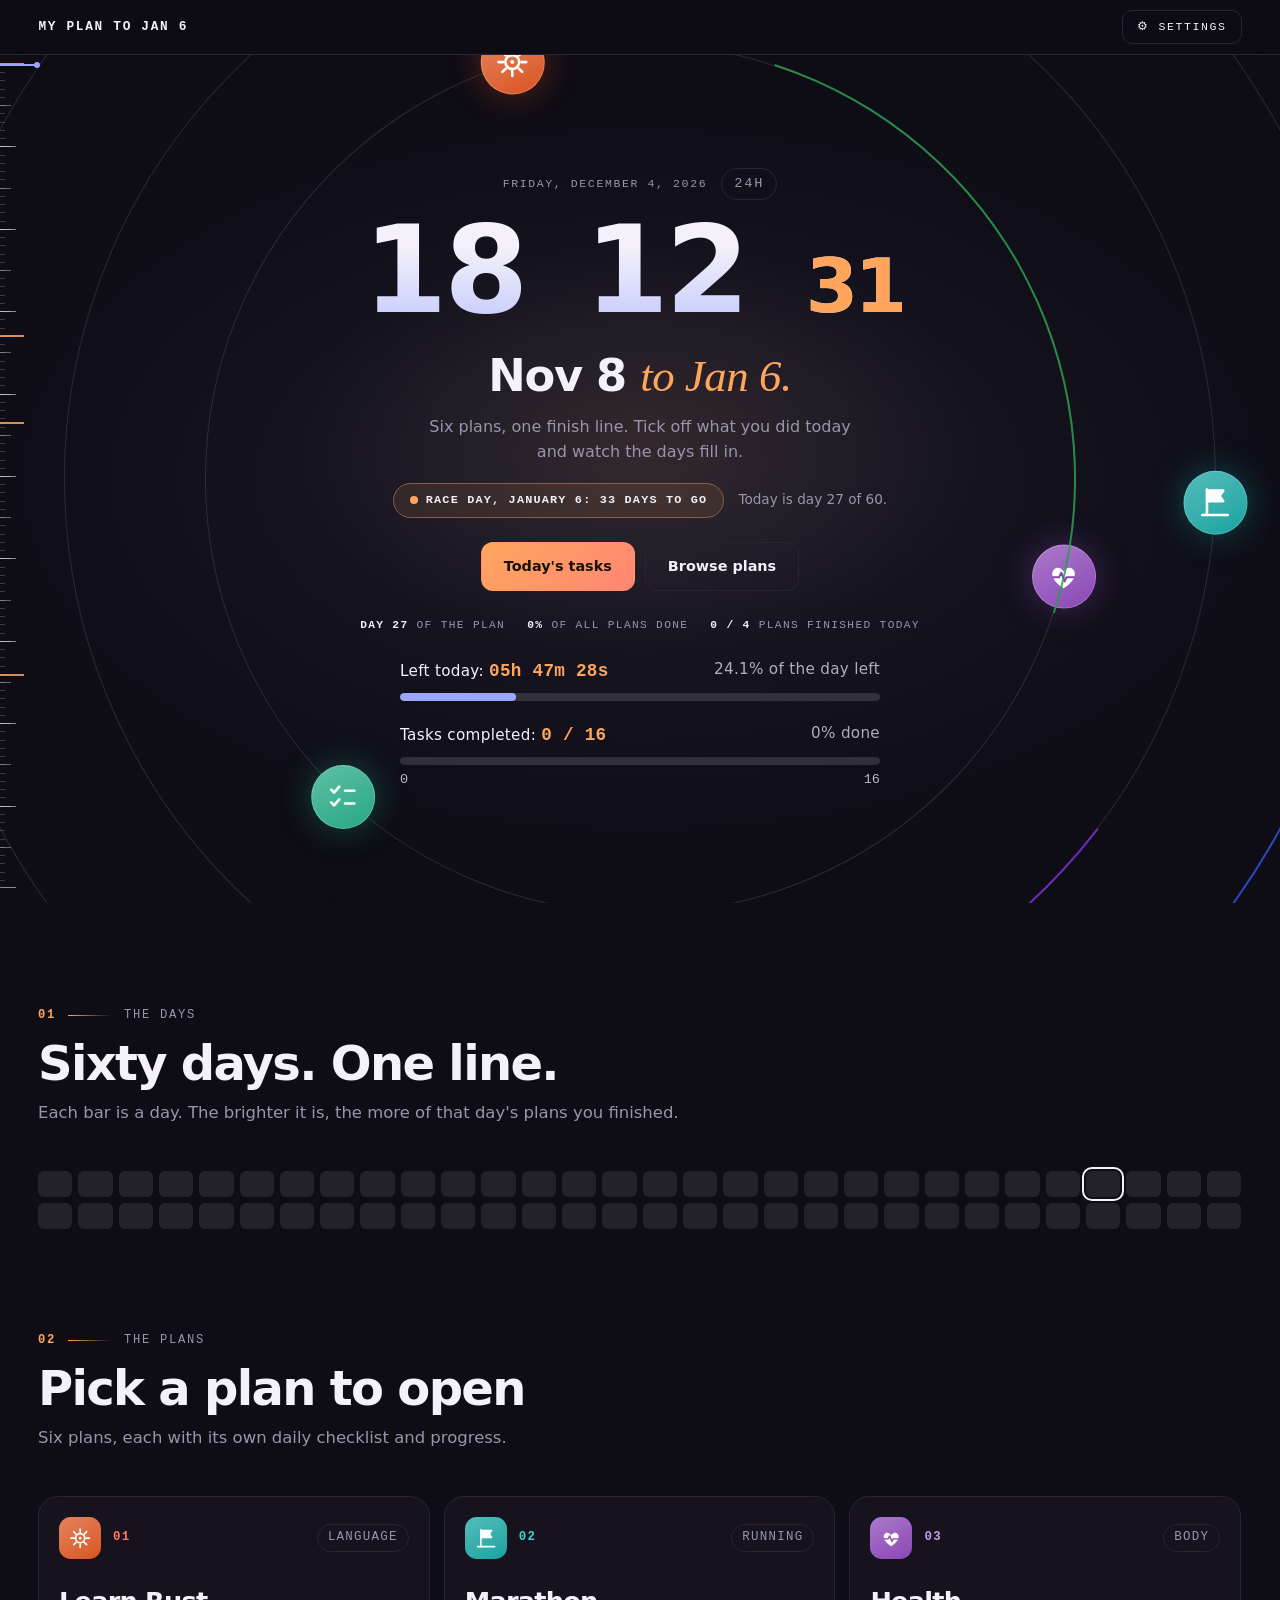
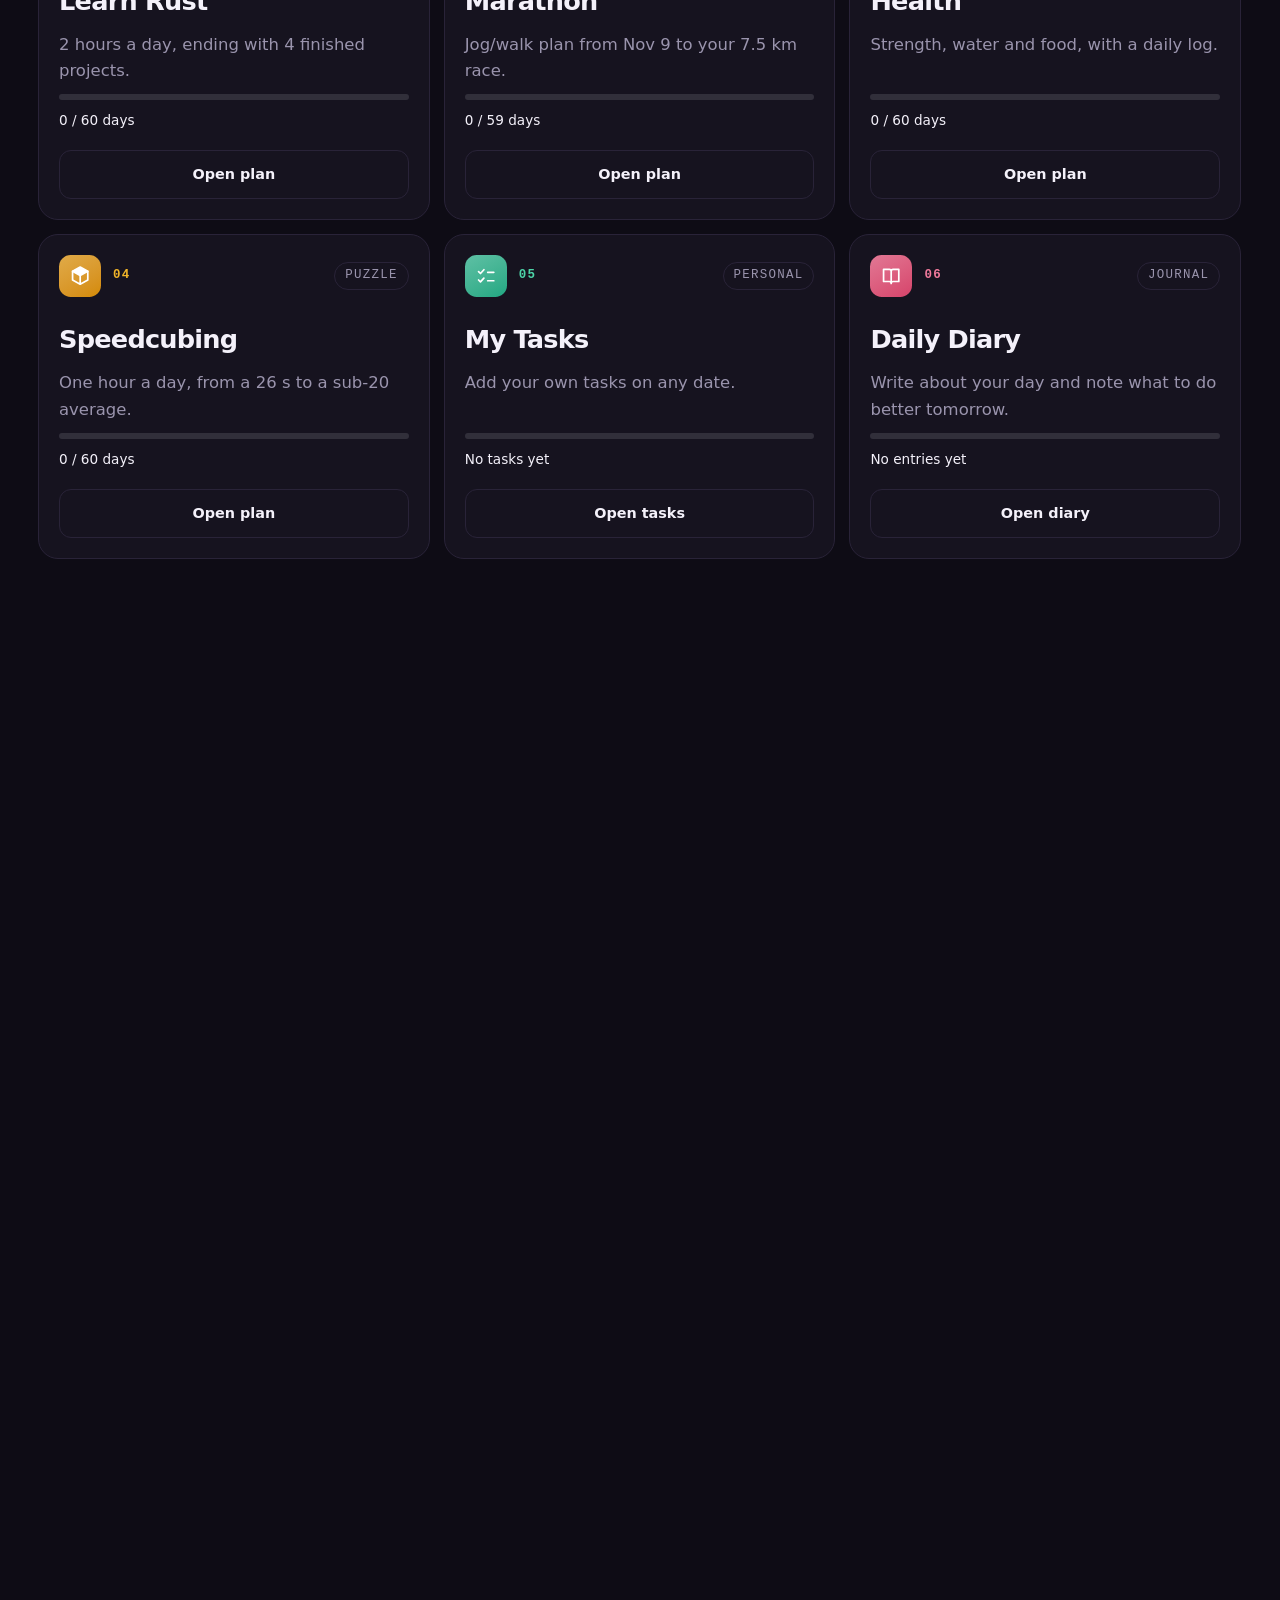
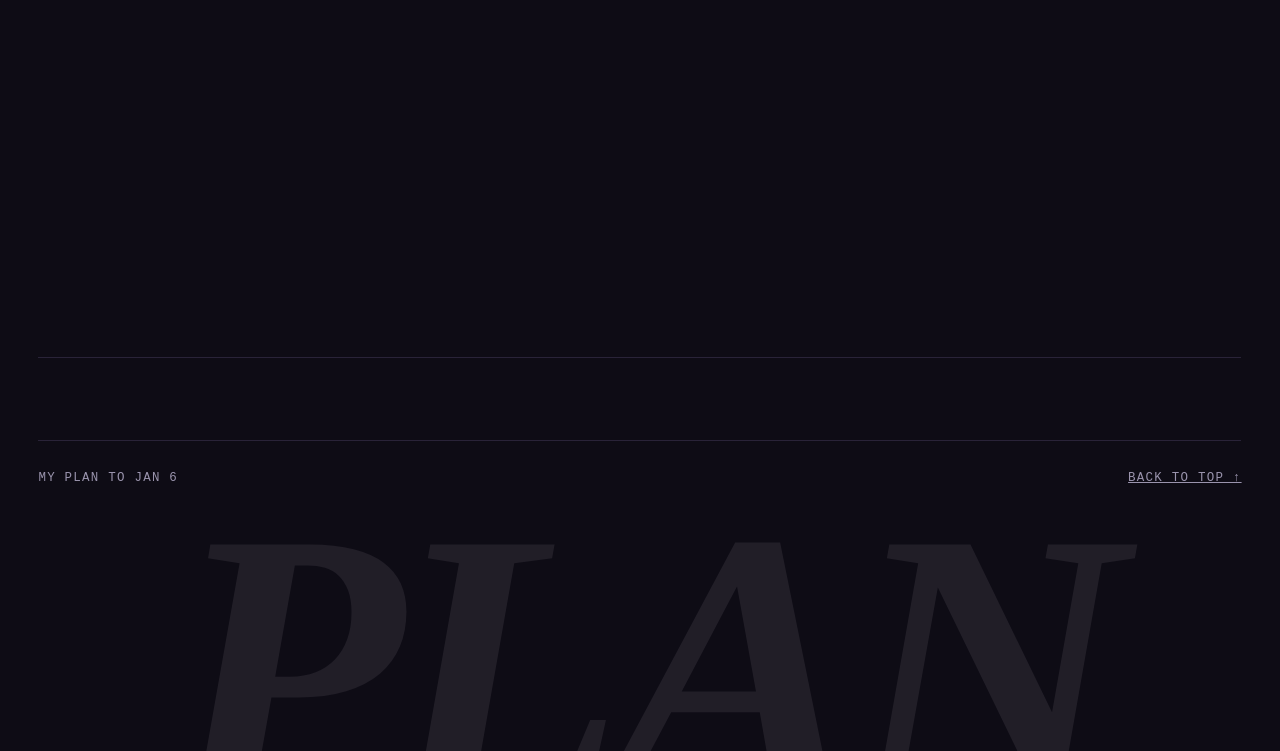
<file: index.html>
<!doctype html>
<html lang="en">
  <head>
    <meta charset="utf-8" />
    <meta name="viewport" content="width=device-width, initial-scale=1" />
    <meta
      name="description"
      content="Daily checklist for six plans from Nov 8 to Jan 6: Rust, marathon, health, speedcubing, your own tasks and a diary."
    />
    <meta name="theme-color" content="#0b0b0c" />
    <title>My plan to Jan 6</title>
    <link rel="stylesheet" href="styles.css" />
    <script src="common.js"></script>
  </head>
  <body class="theme-home">
    <!-- Plan logos, drawn once and reused in the hero and on the plan tiles -->
    <svg
      width="0"
      height="0"
      style="position: absolute"
      aria-hidden="true"
      focusable="false"
    >
      <defs>
        <symbol id="g-rust" viewBox="0 0 64 64">
          <circle cx="32" cy="32" r="12" />
          <circle cx="32" cy="32" r="3.5" fill="currentColor" stroke="none" />
          <path
            d="M32 8v8M32 48v8M8 32h8M48 32h8M15 15l5.5 5.5M43.5 43.5L49 49M49 15l-5.5 5.5M20.5 43.5L15 49"
          />
        </symbol>
        <symbol id="g-marathon" viewBox="0 0 64 64">
          <path d="M18 54V10" />
          <path d="M18 12h28l-6 9 6 9H18" fill="currentColor" />
          <path d="M10 54h44" />
        </symbol>
        <symbol id="g-health" viewBox="0 0 64 64">
          <path
            d="M32 53C13 41 9 28 15 21c5-6 13-4 17 3 4-7 12-9 17-3 6 7 2 20-17 32z"
            fill="currentColor"
            stroke="none"
          />
          <path
            d="M14 34h10l4-8 6 15 3-7h13"
            style="stroke: var(--ic)"
            stroke-width="3.5"
          />
        </symbol>
        <symbol id="g-cubing" viewBox="0 0 64 64">
          <path d="M32 8l20 11-20 11-20-11z" fill="currentColor" />
          <path d="M12 19v23l20 11 20-11V19M32 30v23" />
        </symbol>
        <symbol id="g-tasks" viewBox="0 0 64 64">
          <path d="M12 20l5 5 9-10M12 42l5 5 9-10M36 22h16M36 44h16" />
        </symbol>
        <symbol id="g-diary" viewBox="0 0 64 64">
          <path
            d="M12 14h15c3 0 5 2 5 5v32c0-3-2-5-5-5H12zM52 14H37c-3 0-5 2-5 5v32c0-3 2-5 5-5h15z"
          />
        </symbol>
      </defs>
    </svg>

    <main class="home-wrap">
      <!-- Hero: date range, race countdown, key numbers and the clock -->
      <header class="hero" id="top">
        <!-- Plan logos orbiting the clock. Each ring turns one way, and each logo turns back the other way so it stays upright. -->
        <div class="float-icons">
          <div
            class="ring"
            style="
              --r: clamp(300px, 34vw, 520px);
              --t: 90s;
              --arc: #2a9d4a;
              --arot: 20deg;
            "
          >
            <span class="slot" style="--a: -60deg"
              ><a
                class="icon app-icon ic-rust"
                href="rust.html"
                data-name="Rust"
                aria-label="Open the Rust plan"
                ><svg><use href="#g-rust" /></svg></a
            ></span>
            <span class="slot" style="--a: 60deg"
              ><a
                class="icon app-icon ic-health"
                href="health.html"
                data-name="Health"
                aria-label="Open the health plan"
                ><svg><use href="#g-health" /></svg></a
            ></span>
            <span class="slot" style="--a: 180deg"
              ><a
                class="icon app-icon ic-tasks"
                href="tasks.html"
                data-name="My Tasks"
                aria-label="Open my tasks"
                ><svg><use href="#g-tasks" /></svg></a
            ></span>
          </div>
          <div
            class="ring"
            style="
              --r: clamp(400px, 45vw, 680px);
              --t: 140s;
              --dir: reverse;
              --arc: #7a2fd0;
              --arot: 200deg;
            "
          >
            <span class="slot" style="--a: -120deg"
              ><a
                class="icon app-icon ic-diary"
                href="diary.html"
                data-name="Diary"
                aria-label="Open the daily diary"
                ><svg><use href="#g-diary" /></svg></a
            ></span>
            <span class="slot" style="--a: 0deg"
              ><a
                class="icon app-icon ic-cubing"
                href="cubing.html"
                data-name="Cubing"
                aria-label="Open the speedcubing plan"
                ><svg><use href="#g-cubing" /></svg></a
            ></span>
            <span class="slot" style="--a: 120deg"
              ><a
                class="icon app-icon ic-marathon"
                href="marathon.html"
                data-name="Marathon"
                aria-label="Open the marathon plan"
                ><svg><use href="#g-marathon" /></svg></a
            ></span>
          </div>
          <div
            class="ring"
            style="
              --r: clamp(500px, 57vw, 860px);
              --t: 210s;
              --arc: #2b4fd9;
              --arot: 90deg;
            "
          >
            <span class="slot" style="--a: 30deg"
              ><span class="icon app-icon ghost ic-cubing" aria-hidden="true"
                ><svg><use href="#g-cubing" /></svg></span
            ></span>
            <span class="slot" style="--a: 150deg"
              ><span class="icon app-icon ghost ic-rust" aria-hidden="true"
                ><svg><use href="#g-rust" /></svg></span
            ></span>
            <span class="slot" style="--a: 270deg"
              ><span class="icon app-icon ghost ic-health" aria-hidden="true"
                ><svg><use href="#g-health" /></svg></span
            ></span>
          </div>
        </div>

        <div class="hero-center">
          <!-- Digital clock: takes the place of the big wordmark -->
          <section class="clock" aria-label="Clock">
            <div class="clock-top">
              <span id="clock-date"></span>
              <button class="clock-toggle" id="clock-format" type="button">
                24h
              </button>
            </div>
            <div class="clock-time" role="timer" aria-live="off">
              <span id="clock-hours">00</span><span class="clock-colon">:</span
              ><span id="clock-minutes">00</span
              ><span class="clock-colon">:</span
              ><span class="clock-seconds" id="clock-seconds">00</span
              ><span class="clock-period" id="clock-period"></span>
            </div>
          </section>

          <h1><span>Nov 8</span> <span>to Jan 6.</span></h1>
          <p class="home-lead">
            Six plans, one finish line. Tick off what you did today and watch
            the days fill in.
          </p>

          <div class="hero-meta">
            <div class="home-race" id="race-countdown"></div>
            <div class="home-today" id="today-label"></div>
          </div>

          <div class="hero-actions">
            <a class="btn" href="#tasks">Today's tasks</a>
            <a class="btn ghost" href="#plans">Browse plans</a>
          </div>

          <div class="facts">
            <div><b id="ov-day">-</b><small>of the plan</small></div>
            <div><b id="ov-percent">0%</b><small>of all plans done</small></div>
            <div>
              <b id="ov-today">0 / 4</b><small>plans finished today</small>
            </div>
          </div>

          <!-- "Time left today" bar and "tasks completed" bar -->
          <div class="hero-bars">
            <div class="clock-left">
              <span>Left today: <b id="clock-remaining">--</b></span>
              <span id="clock-percent"></span>
            </div>
            <div
              class="day-bar"
              id="day-bar"
              role="progressbar"
              aria-label="Time left in the day"
              aria-valuemin="0"
              aria-valuemax="100"
            >
              <i id="day-bar-fill"></i>
            </div>

            <div class="clock-left tasks-head">
              <span>Tasks completed: <b id="tasks-count">0 / 0</b></span>
              <span id="tasks-percent"></span>
            </div>
            <div
              class="day-bar tasks-bar"
              id="tasks-bar"
              role="progressbar"
              aria-label="Tasks completed today"
              aria-valuemin="0"
              aria-valuemax="100"
            >
              <i id="tasks-bar-fill"></i>
            </div>
            <div class="bar-ends">
              <span>0</span><span id="tasks-total">0</span>
            </div>
          </div>
        </div>
      </header>

      <!-- The 60 days at a glance: brighter means more of that day's plans are done -->
      <section class="block" id="days">
        <div class="sec-head">
          <p class="eyebrow"><b>01</b><i class="rule"></i>The days</p>
          <h2>Sixty days. One line.</h2>
          <p>
            Each bar is a day. The brighter it is, the more of that day's plans
            you finished.
          </p>
        </div>
        <div
          class="map"
          id="day-map"
          aria-label="Progress for each of the 60 days"
        ></div>
      </section>

      <!-- One tile per plan -->
      <section class="block" id="plans">
        <div class="sec-head">
          <p class="eyebrow"><b>02</b><i class="rule"></i>The plans</p>
          <h2>Pick a plan to open</h2>
          <p>Six plans, each with its own daily checklist and progress.</p>
        </div>
        <div class="rail">
          <div class="card card-rust">
            <div class="card-top">
              <span class="app-icon ic-rust"
                ><svg><use href="#g-rust" /></svg></span
              ><b>01</b><span>Language</span>
            </div>
            <h2>Learn Rust</h2>
            <p>2 hours a day, ending with 4 finished projects.</p>
            <div class="progress"><i id="rust-bar"></i></div>
            <div class="progress-label" id="rust-label">0 / 60 days</div>
            <a
              class="card-button"
              href="rust.html"
              aria-label="Open the Rust plan"
              >Open plan</a
            >
          </div>

          <div class="card card-marathon">
            <div class="card-top">
              <span class="app-icon ic-marathon"
                ><svg><use href="#g-marathon" /></svg></span
              ><b>02</b><span>Running</span>
            </div>
            <h2>Marathon</h2>
            <p>Jog/walk plan from Nov 9 to your 7.5 km race.</p>
            <div class="progress"><i id="marathon-bar"></i></div>
            <div class="progress-label" id="marathon-label">0 / 59 days</div>
            <a
              class="card-button"
              href="marathon.html"
              aria-label="Open the marathon plan"
              >Open plan</a
            >
          </div>

          <div class="card card-health">
            <div class="card-top">
              <span class="app-icon ic-health"
                ><svg><use href="#g-health" /></svg></span
              ><b>03</b><span>Body</span>
            </div>
            <h2>Health</h2>
            <p>Strength, water and food, with a daily log.</p>
            <div class="progress"><i id="health-bar"></i></div>
            <div class="progress-label" id="health-label">0 / 60 days</div>
            <a
              class="card-button"
              href="health.html"
              aria-label="Open the health plan"
              >Open plan</a
            >
          </div>

          <div class="card card-cubing">
            <div class="card-top">
              <span class="app-icon ic-cubing"
                ><svg><use href="#g-cubing" /></svg></span
              ><b>04</b><span>Puzzle</span>
            </div>
            <h2>Speedcubing</h2>
            <p>One hour a day, from a 26 s to a sub-20 average.</p>
            <div class="progress"><i id="cubing-bar"></i></div>
            <div class="progress-label" id="cubing-label">0 / 60 days</div>
            <a
              class="card-button"
              href="cubing.html"
              aria-label="Open the speedcubing plan"
              >Open plan</a
            >
          </div>

          <div class="card card-tasks">
            <div class="card-top">
              <span class="app-icon ic-tasks"
                ><svg><use href="#g-tasks" /></svg></span
              ><b>05</b><span>Personal</span>
            </div>
            <h2>My Tasks</h2>
            <p>Add your own tasks on any date.</p>
            <div class="progress"><i id="mytasks-bar"></i></div>
            <div class="progress-label" id="mytasks-label">No tasks yet</div>
            <a class="card-button" href="tasks.html" aria-label="Open my tasks"
              >Open tasks</a
            >
          </div>

          <div class="card card-diary">
            <div class="card-top">
              <span class="app-icon ic-diary"
                ><svg><use href="#g-diary" /></svg></span
              ><b>06</b><span>Journal</span>
            </div>
            <h2>Daily Diary</h2>
            <p>Write about your day and note what to do better tomorrow.</p>
            <div class="progress"><i id="diary-bar"></i></div>
            <div class="progress-label" id="diary-label">No entries yet</div>
            <a
              class="card-button"
              href="diary.html"
              aria-label="Open the daily diary"
              >Open diary</a
            >
          </div>
        </div>
      </section>

      <!-- Today's tasks from every plan, your own tasks and the diary -->
      <section class="block" id="tasks">
        <div class="sec-head">
          <p class="eyebrow"><b>03</b><i class="rule"></i>Today</p>
          <h2>Today's tasks</h2>
        </div>
        <div class="home-tasks" aria-label="Today's tasks">
          <div class="panel-date" id="tasks-date"></div>
          <div id="task-list"></div>
        </div>
      </section>

      <!-- Closing band -->
      <section class="block cta">
        <div>
          <p class="eyebrow"><b>04</b><i class="rule"></i>Keep going</p>
          <h2>Small days add up.</h2>
        </div>
        <a class="btn" href="#tasks">Back to today</a>
      </section>

      <footer class="home-foot">
        <span>My plan to Jan 6</span>
        <a
          href="#top"
          onclick="
            window.scrollTo({ top: 0 });
            return false;
          "
          >Back to top &uarr;</a
        >
      </footer>
      <div class="wordmark" aria-hidden="true">PLAN</div>
    </main>

    <!-- Right-edge ruler and section index -->
    <div class="ruler" id="ruler" aria-hidden="true">
      <span class="ruler-num" style="top: 0%">0</span
      ><span class="ruler-num alt" style="top: 10%">10</span
      ><span class="ruler-num" style="top: 20%">20</span
      ><span class="ruler-num alt" style="top: 30%">30</span
      ><span class="ruler-num" style="top: 40%">40</span
      ><span class="ruler-num alt" style="top: 50%">50</span
      ><span class="ruler-num" style="top: 60%">60</span
      ><span class="ruler-num alt" style="top: 70%">70</span
      ><span class="ruler-num" style="top: 80%">80</span
      ><span class="ruler-num alt" style="top: 90%">90</span
      ><span class="ruler-num" style="top: 100%">100</span
      ><i class="ruler-mark"
        ><b><span id="scroll-pct">000</span>%<em id="scroll-sec"></em></b></i
      >
    </div>
    <nav class="side-index" aria-label="Sections">
      <a href="#top">Clock</a>
      <a href="#days">The days</a>
      <a href="#plans">The plans</a>
      <a href="#tasks">Today</a>
    </nav>

    <!-- =====================================================================
       Scripts. common.js (loaded in the head) has the shared code,
       data.js has the plan data, and the script below runs this page.
       ===================================================================== -->
    <script>
      /* Task layout. Measures each plan's task list, chooses 1, 2 or 3 columns, puts the
   biggest list in column 01 and stacks the smaller ones under each other so the
   columns end up about the same height. Runs again whenever the list is redrawn
   or the window changes between phone, tablet and desktop widths. */
      (() => {
        "use strict";
        const list = document.getElementById("task-list");
        if (!list) return;
        let lastMax = 0;

        const maxColsFor = (width) =>
          width >= 1000 ? 3 : width >= 680 ? 2 : 1;

        function layout() {
          const groups = [...list.querySelectorAll(".task-group")];
          if (!groups.length) {
            list.classList.remove("is-masonry");
            return;
          }
          const width = list.clientWidth;
          if (width <= 0) return;
          const inner = width - 1;
          const active = document.activeElement;
          const maxCols = Math.min(maxColsFor(width), groups.length);
          lastMax = maxColsFor(width);

          // Height of every list if the columns were this wide.
          const measure = (cols) => {
            const probe = document.createElement("div");
            probe.className = "tcol probe";
            probe.style.width = inner / cols + "px";
            list.appendChild(probe);
            groups.forEach((g) => probe.appendChild(g));
            const heights = groups.map((g) => g.offsetHeight);
            probe.remove();
            return heights;
          };

          // Biggest first, each into the shortest column so far.
          const pack = (cols, heights) => {
            const order = groups
              .map((_, i) => i)
              .sort((a, b) => heights[b] - heights[a]);
            const columns = Array.from({ length: cols }, () => ({
              items: [],
              h: 0,
            }));
            order.forEach((i) => {
              const col = columns.reduce((best, c) =>
                c.h < best.h ? c : best,
              );
              col.items.push(i);
              col.h += heights[i];
            });
            return {
              cols,
              order,
              columns,
              total: Math.max(...columns.map((c) => c.h)),
            };
          };

          const plans = [];
          for (let cols = 1; cols <= maxCols; cols++)
            plans.push(pack(cols, measure(cols)));

          // Fewest columns that are still within 8% of the shortest possible layout.
          const shortest = Math.min(...plans.map((p) => p.total));
          const plan = plans.find((p) => p.total <= shortest * 1.08);

          const columnEls = plan.columns.map((col) => {
            const el = document.createElement("div");
            el.className = "tcol";
            col.items.forEach((i) => el.appendChild(groups[i]));
            return el;
          });
          plan.order.forEach((i, rank) => {
            const title = groups[i].querySelector("h3");
            if (title) title.dataset.n = String(rank + 1).padStart(2, "0");
          });
          list.style.setProperty("--cols", plan.cols);
          list.classList.add("is-masonry");
          list.replaceChildren(...columnEls);
          if (active && active !== document.body && document.contains(active))
            active.focus({ preventScroll: true });
        }

        window.layoutTasks = layout;

        if ("ResizeObserver" in window) {
          let frame = 0;
          new ResizeObserver(() => {
            if (frame) return;
            frame = requestAnimationFrame(() => {
              frame = 0;
              if (
                list.querySelector(".task-group") &&
                maxColsFor(list.clientWidth) !== lastMax
              )
                layout();
            });
          }).observe(list);
        }
      })();
    </script>
    <script src="data.js"></script>
    <script>
      /**
       * Home page: digital clock with a "time left today" bar, a "tasks completed"
       * bar, race countdown, a progress bar for each plan, and today's tasks from
       * all four plans, your own tasks and the diary's "do better" items in one list.
       * Tasks that need a number or a note (weight, test results, water drunk, solves...)
       * have a small info box right under them.
       *
       * The task lists are built here from the same data files the plan pages use
       * (data.js), and ticking a task saves
       * to the same localStorage keys, so the home page and the plan pages always
       * agree. A day is complete when every required task is ticked.
       */
      (() => {
        "use strict";

        const {
          $,
          esc,
          TOTAL_DAYS,
          loadState,
          saveState,
          todayNumber,
          daysUntilRace,
          clampDay,
          formatDate,
          dayDate,
          burstConfetti,
          isoDate,
        } = App;

        // ---------------------------------------------------------------------
        // The plans. Each plan's tasksFor(day) comes from data.js and returns
        // { heading, items: [{ id, label, detail, optional? }] } (null when there is nothing that day).
        // ---------------------------------------------------------------------

        const PLANS = [
          {
            id: "rust",
            name: "Learn Rust",
            storageKey: "rust-plan-v1",
            totalDays: TOTAL_DAYS,
            barId: "rust-bar",
            labelId: "rust-label",
            tasksFor: rustTasksFor,
          },
          {
            id: "marathon",
            name: "Marathon",
            storageKey: "marathon-plan-v1",
            totalDays: 59,
            barId: "marathon-bar",
            labelId: "marathon-label",
            tasksFor: (day) => MARATHON.tasksFor(day),
          }, // Nov 9 - Jan 6
          {
            id: "health",
            name: "Health",
            storageKey: "health-plan-v1",
            totalDays: TOTAL_DAYS,
            barId: "health-bar",
            labelId: "health-label",
            tasksFor: (day) => HEALTH.tasksFor(day),
          },
          {
            id: "cubing",
            name: "Speedcubing",
            storageKey: "cubing-plan-v1",
            totalDays: TOTAL_DAYS,
            barId: "cubing-bar",
            labelId: "cubing-label",
            tasksFor: (day) => CUBING.tasksFor(day),
          },
        ];

        // ---------------------------------------------------------------------
        // Your own tasks (added on the My Tasks page, saved by date)
        // ---------------------------------------------------------------------

        const MY_KEY = "tasks-plan-v1";
        const DIARY_KEY = "diary-plan-v1";
        const myTasksOn = (state, day) =>
          (state.tasks || {})[isoDate(dayDate(day))] || [];

        function renderMyTasksProgress() {
          let total = 0;
          let done = 0;
          Object.values(loadState(MY_KEY).tasks || {}).forEach((list) =>
            list.forEach((task) => {
              total++;
              if (task.done) done++;
            }),
          );
          $("mytasks-bar").style.width = total
            ? `${(done / total) * 100}%`
            : "0%";
          $("mytasks-label").textContent = total
            ? `${done} / ${total} tasks done`
            : "No tasks yet";
        }

        function toggleMyTask(box) {
          const state = loadState(MY_KEY);
          const task = myTasksOn(state, shownDay).find(
            (t) => t.id === box.dataset.item,
          );
          if (!task) return;
          const subs = task.subtasks || [];
          if (box.dataset.sub) {
            const sub = subs.find((s) => s.id === box.dataset.sub);
            if (!sub) return;
            sub.done = box.checked;
            task.done = subs.every((s) => s.done);
          } else {
            task.done = box.checked;
            subs.forEach((s) => {
              s.done = box.checked;
            });
          }
          saveState(MY_KEY, state);

          const before = $("tasks-count").textContent;
          const { done, total } = renderTasks();
          renderMyTasksProgress();
          if (total > 0 && done === total && before !== `${done} / ${total}`) {
            burstConfetti(window.innerWidth / 2, window.innerHeight / 2, 160);
          }
        }

        // ---------------------------------------------------------------------
        // Info boxes under the tasks that need a number or a note.
        // Each box saves exactly where the plan page keeps the same information
        // (Health: log, tests and measurements; Speedcubing: daily log), so the
        // home page and the plan pages always show the same values.
        // ---------------------------------------------------------------------

        const dayLog = (day, key) => ({
          get: (s) => ((s.days[day] || {}).log || {})[key] || "",
          set: (s, v) => {
            const d = s.days[day] || (s.days[day] = {});
            (d.log = d.log || {})[key] = v;
          },
        });
        const testCell = (row, col) => ({
          get: (s) => (s.tests || {})[`${row}-${col}`] || "",
          set: (s, v) => {
            (s.tests = s.tests || {})[`${row}-${col}`] = v;
          },
        });
        const measureCell = (date, key) => ({
          get: (s) => ((s.measurements || {})[date] || {})[key] || "",
          set: (s, v) => {
            const m = (s.measurements = s.measurements || {});
            (m[date] = m[date] || {})[key] = v;
          },
        });
        const both = (a, b) => ({
          get: a.get,
          set: (s, v) => {
            a.set(s, v);
            b.set(s, v);
          },
        });
        const field = (label, store, type = "text", extra = {}) => ({
          label,
          type,
          ...store,
          ...extra,
        });

        const HEALTH_TEST_COLUMN = { 17: 1, 33: 2, 49: 3 }; // Nov 24, Dec 10, Dec 26
        const HEALTH_TEST_NAMES = [
          "Push-ups, max",
          "Squats, max",
          "Sit-ups, max",
          "Plank hold, max",
          "Dead hang, max",
        ];

        /** Info boxes for each Health task of a day: { taskId: [field, ...] }. */
        function healthInputs(day) {
          const kind = HEALTH.kindOf(day);
          const inputs = {};

          if (kind === "baseline") {
            inputs.weigh = [
              field(
                "Weight (kg)",
                both(measureCell("Nov 8", "weight"), dayLog(day, "weight")),
                "number",
                { step: "0.1" },
              ),
            ];
            inputs.tape = [
              ["waist", "Waist (cm)"],
              ["chest", "Chest (cm)"],
              ["arm", "Upper arm (cm)"],
              ["thigh", "Thigh (cm)"],
            ].map(([key, label]) =>
              field(label, measureCell("Nov 8", key), "number", {
                step: "0.1",
              }),
            );
            inputs.tests = [
              field("Plank hold, max", testCell(3, 0), "text", {
                placeholder: "e.g. 45 s",
              }),
              field("Dead hang, max", testCell(4, 0), "text", {
                placeholder: "e.g. 15 s",
              }),
            ];
          } else if (HEALTH_TEST_COLUMN[day]) {
            inputs.tests = HEALTH_TEST_NAMES.map((name, row) =>
              field(name, testCell(row, HEALTH_TEST_COLUMN[day])),
            );
          } else if (kind === "test") {
            // Jan 3 mini test
            inputs.main = [
              ["Push-ups, max", 0],
              ["Plank hold, max", 3],
              ["Dead hang, max", 4],
            ].map(([name, row]) => field(name, testCell(row, 4)));
          }

          const water = [
            field("Water drunk (litres)", dayLog(day, "water"), "number", {
              step: "0.1",
            }),
          ];
          if (dayDate(day).getDay() === 0 && kind !== "baseline") {
            water.push(
              field("Sunday weigh-in (kg)", dayLog(day, "weight"), "number", {
                step: "0.1",
              }),
            );
          }
          inputs.water = water;
          inputs.food = [
            ["breakfast", "Breakfast"],
            ["lunch", "Lunch"],
            ["dinner", "Dinner"],
            ["snacks", "Snacks / notes"],
          ].map(([key, label]) => field(label, dayLog(day, key)));
          return inputs;
        }

        /** Info boxes for each Speedcubing task of a day. */
        function cubingInputs(day) {
          const entry = CUBING.SCHEDULE[day - 1];
          if (!entry || entry.kind === "race") return {};

          const num = (label, key) =>
            field(label, dayLog(day, key), "number", { step: "0.01" });
          const resultLabel =
            entry.kind === "baseline"
              ? "Baseline ao12 (s)"
              : entry.kind === "checkpoint"
                ? "Result: ao25 (s)"
                : "Result: ao12 (s)";
          const notes = field("Notes", dayLog(day, "notes"));

          if (entry.kind === "baseline")
            return {
              setup: [num(resultLabel, "result"), num("Minutes", "minutes")],
              audit: [notes],
            };
          if (entry.kind === "light")
            return { main: [num("Minutes", "minutes"), notes] };

          const special =
            entry.kind === "benchmark" || entry.kind === "checkpoint";
          return {
            timed: special
              ? [
                  num(resultLabel, "result"),
                  num("Solves", "solves"),
                  num("Best ao12 of the day (s)", "best"),
                ]
              : [
                  num("Solves", "solves"),
                  num("Best ao12 of the day (s)", "best"),
                ],
            review: [num("Minutes", "minutes"), notes],
          };
        }

        const INPUTS = { health: healthInputs, cubing: cubingInputs };
        let shownInputs = {}; // "plan:task" -> fields of the list on screen

        function fieldsHtml(plan, itemId, state, fields) {
          if (!fields || !fields.length) return "";
          shownInputs[`${plan.id}:${itemId}`] = fields;
          return `<div class="task-fields">${fields
            .map(
              (spec, index) => `
      <label>${spec.label}
        <input class="cell-input" type="${spec.type}" ${spec.type === "number" ? `step="${spec.step || 1}" min="0" inputmode="decimal"` : ""}
          placeholder="${esc(spec.placeholder || "")}" value="${esc(spec.get(state))}"
          data-plan="${plan.id}" data-item="${itemId}" data-field="${index}">
      </label>`,
            )
            .join("")}</div>`;
        }

        function saveField(input) {
          const plan = PLANS.find((p) => p.id === input.dataset.plan);
          const spec = (shownInputs[`${plan.id}:${input.dataset.item}`] || [])[
            Number(input.dataset.field)
          ];
          if (!spec) return;
          const state = loadState(plan.storageKey);
          spec.set(state, input.value);
          saveState(plan.storageKey, state);
        }

        // ---------------------------------------------------------------------
        // Daily Diary: progress on its card, and yesterday's "do better" items
        // ---------------------------------------------------------------------

        const hasDiaryEntry = (entry) =>
          !!entry &&
          !!(
            entry.mood ||
            (entry.good || "").trim() ||
            (entry.notes || "").trim() ||
            (entry.better || []).length
          );

        function renderDiaryProgress() {
          const days = loadState(DIARY_KEY).days;
          let written = 0;
          for (let day = 1; day <= TOTAL_DAYS; day++)
            if (hasDiaryEntry(days[day])) written++;

          const today = clampDay(todayNumber());
          $("diary-bar").style.width = `${(written / TOTAL_DAYS) * 100}%`;
          $("diary-label").textContent = written
            ? `${written} / ${TOTAL_DAYS} days written${hasDiaryEntry(days[today]) ? " · today done" : ""}`
            : "No entries yet";
        }

        function toggleDiaryItem(box) {
          const state = loadState(DIARY_KEY);
          const entry = state.days[shownDay - 1];
          const item =
            entry &&
            (entry.better || []).find((i) => i.id === box.dataset.item);
          if (!item) return;
          item.done = box.checked;
          saveState(DIARY_KEY, state);

          const before = $("tasks-count").textContent;
          const { done, total } = renderTasks();
          renderDiaryProgress();
          if (total > 0 && done === total && before !== `${done} / ${total}`) {
            burstConfetti(window.innerWidth / 2, window.innerHeight / 2, 160);
          }
        }

        // ---------------------------------------------------------------------
        // Saved progress
        // ---------------------------------------------------------------------

        function checkedFor(state, day) {
          const data = state.days[day] || (state.days[day] = {});
          return data.checked || (data.checked = {});
        }

        function isDayComplete(plan, state, day) {
          const tasks = plan.tasksFor(day);
          if (!tasks) return false;
          const checked = checkedFor(state, day);
          return tasks.items
            .filter((item) => !item.optional)
            .every((item) => checked[item.id]);
        }

        function countCompletedDays(plan, state) {
          let count = 0;
          for (let day = 1; day <= TOTAL_DAYS; day++) {
            if (isDayComplete(plan, state, day)) count++;
          }
          return count;
        }

        // ---------------------------------------------------------------------
        // Rendering: countdown, plan progress
        // ---------------------------------------------------------------------

        function renderCountdown() {
          const daysLeft = daysUntilRace();
          $("race-countdown").textContent =
            daysLeft > 0
              ? `Race day, January 6: ${daysLeft} days to go`
              : "Race day is here!";

          const today = todayNumber();
          $("today-label").textContent =
            today < 1
              ? "The plan starts on Nov 8."
              : `Today is day ${Math.min(today, TOTAL_DAYS)} of ${TOTAL_DAYS}.`;
        }

        function renderPlanProgress(plan) {
          const completed = loadState(plan.storageKey).completedCount || 0;
          $(plan.barId).style.width = `${(completed / plan.totalDays) * 100}%`;
          $(plan.labelId).textContent = `${completed} / ${plan.totalDays} days`;
        }

        // ---------------------------------------------------------------------
        // Rendering: today's tasks (all plans) and the "tasks completed" bar
        // ---------------------------------------------------------------------

        let shownDay = clampDay(todayNumber());

        /**
         * One group of today's tasks as HTML, plus how many required tasks it holds and
         * how many of those are ticked: { html, total, done }.
         */
        const NO_GROUP = { html: "", total: 0, done: 0 };

        /** A plan's group (Rust, Marathon, Health or Speedcubing). Optional tasks never count. */
        function planGroup(plan, day) {
          const tasks = plan.tasksFor(day);
          if (!tasks) return NO_GROUP;

          const state = loadState(plan.storageKey);
          const checked = checkedFor(state, day);
          const inputs = INPUTS[plan.id] ? INPUTS[plan.id](day) : {};
          let total = 0;
          let done = 0;

          const rows = tasks.items
            .map((item) => {
              if (!item.optional) {
                total++;
                if (checked[item.id]) done++;
              }
              const id = `task-${plan.id}-${item.id}`;
              return `
          <div class="check-item ${checked[item.id] ? "checked" : ""}">
            <input type="checkbox" id="${id}" data-plan="${plan.id}" data-item="${item.id}" ${checked[item.id] ? "checked" : ""}>
            <label for="${id}">
              <b>${item.label}</b>
              ${item.detail ? `<small>${item.detail}</small>` : ""}
            </label>
          </div>${fieldsHtml(plan, item.id, state, inputs[item.id])}`;
            })
            .join("");

          const html = `
        <div class="task-group task-${plan.id}">
          <h3>${plan.name} <span>${tasks.heading}</span></h3>
          ${rows}
        </div>`;
          return { html, total, done };
        }

        /** The tasks you added yourself on the My Tasks page, with their subtasks. */
        function myTasksGroup(day) {
          const myState = loadState(MY_KEY);
          const mine = myTasksOn(myState, day);
          if (!mine.length) return NO_GROUP;

          let done = 0;
          const rows = mine
            .map((task) => {
              if (task.done) done++;
              const id = `task-mytasks-${task.id}`;
              const subs = task.subtasks || [];
              const category = (myState.categories || []).find(
                (cat) => cat.id === task.categoryId,
              );
              const note = [
                category ? esc(category.name) : "",
                subs.length
                  ? `${subs.filter((s) => s.done).length} / ${subs.length} subtasks`
                  : "",
              ]
                .filter(Boolean)
                .join(" · ");

              const subRows = subs
                .map((sub) => {
                  const subId = `${id}-${sub.id}`;
                  return `
          <div class="check-item ${sub.done ? "checked" : ""}" style="margin-left:40px">
            <input type="checkbox" id="${subId}" data-plan="mytasks" data-item="${task.id}" data-sub="${sub.id}" ${sub.done ? "checked" : ""}>
            <label for="${subId}"><b>${esc(sub.text)}</b></label>
          </div>`;
                })
                .join("");

              return `
          <div class="check-item ${task.done ? "checked" : ""}">
            <input type="checkbox" id="${id}" data-plan="mytasks" data-item="${task.id}" ${task.done ? "checked" : ""}>
            <label for="${id}"><b>${esc(task.text)}</b>${note ? `<small>${note}</small>` : ""}</label>
          </div>${subRows}`;
            })
            .join("");

          const html = `<div class="task-group task-mytasks"><h3>My Tasks <span>added by you</span></h3>${rows}</div>`;
          return { html, total: mine.length, done };
        }

        /** Yesterday's diary "do better" items become today's tasks. */
        function diaryGroup(day) {
          const yesterday = day > 1 ? loadState(DIARY_KEY).days[day - 1] : null;
          const better = (yesterday && yesterday.better) || [];
          if (!better.length) return NO_GROUP;

          let done = 0;
          const rows = better
            .map((item) => {
              if (item.done) done++;
              const id = `task-diary-${item.id}`;
              return `
          <div class="check-item ${item.done ? "checked" : ""}">
            <input type="checkbox" id="${id}" data-plan="diary" data-item="${item.id}" ${item.done ? "checked" : ""}>
            <label for="${id}"><b>${esc(item.text)}</b></label>
          </div>`;
            })
            .join("");

          const html = `<div class="task-group task-diary"><h3>Diary <span>to do better, from yesterday</span></h3>${rows}</div>`;
          return { html, total: better.length, done };
        }

        /** Hero numbers and the 60-day map (how many plans are done on each day). */
        function renderExtras() {
          const states = PLANS.map((plan) => ({
            plan,
            state: loadState(plan.storageKey),
          }));
          const today = clampDay(todayNumber());
          let cells = "";
          let plansToday = 0;
          let plansTodayTotal = 0;

          for (let day = 1; day <= TOTAL_DAYS; day++) {
            let have = 0;
            let ok = 0;
            states.forEach(({ plan, state }) => {
              if (!plan.tasksFor(day)) return;
              have++;
              if (isDayComplete(plan, state, day)) ok++;
            });
            if (day === today) {
              plansToday = ok;
              plansTodayTotal = have;
            }
            cells += `<i class="${day === today ? "now" : ""}" style="--f:${have ? ok / have : 0}" title="${formatDate(day)}: ${ok} of ${have} plans done"></i>`;
          }
          $("day-map").innerHTML = cells;

          const overall =
            PLANS.reduce(
              (sum, plan) =>
                sum +
                (loadState(plan.storageKey).completedCount || 0) /
                  plan.totalDays,
              0,
            ) / PLANS.length;
          $("ov-day").textContent = `Day ${today}`;
          $("ov-percent").textContent = `${Math.round(overall * 100)}%`;
          $("ov-today").textContent = `${plansToday} / ${plansTodayTotal}`;
        }

        /** Draws today's tasks from every source and updates the "tasks completed" bar. */
        function renderTasks() {
          const day = shownDay;
          $("tasks-date").textContent = `Day ${day} · ${formatDate(day)}`;

          shownInputs = {};
          const groups = [
            ...PLANS.map((plan) => planGroup(plan, day)),
            myTasksGroup(day),
            diaryGroup(day),
          ];
          const total = groups.reduce((sum, group) => sum + group.total, 0);
          const done = groups.reduce((sum, group) => sum + group.done, 0);
          const html = groups.map((group) => group.html).join("");

          $("task-list").innerHTML =
            html || '<p class="muted-line">No tasks today.</p>';
          $("task-list")
            .querySelectorAll("input[type=checkbox]")
            .forEach((box) => {
              box.onchange = () => toggleTask(box);
            });
          $("task-list")
            .querySelectorAll(".task-fields input")
            .forEach((input) => {
              input.oninput = () => saveField(input);
            });

          if (window.layoutTasks) window.layoutTasks();

          const percent = total ? (done / total) * 100 : 0;
          $("tasks-count").textContent = `${done} / ${total}`;
          $("tasks-percent").textContent = `${percent.toFixed(0)}% done`;
          $("tasks-total").textContent = total;
          $("tasks-bar-fill").style.width = `${percent}%`;
          $("tasks-bar").setAttribute("aria-valuenow", Math.round(percent));
          renderExtras();
          return { done, total };
        }

        function toggleTask(box) {
          if (box.dataset.plan === "mytasks") return toggleMyTask(box);
          if (box.dataset.plan === "diary") return toggleDiaryItem(box);
          const plan = PLANS.find((p) => p.id === box.dataset.plan);
          const state = loadState(plan.storageKey);
          const day = shownDay;
          const wasComplete = isDayComplete(plan, state, day);

          checkedFor(state, day)[box.dataset.item] = box.checked;
          state.completedCount = countCompletedDays(plan, state);
          saveState(plan.storageKey, state);

          const before = $("tasks-count").textContent;
          const { done, total } = renderTasks();
          renderPlanProgress(plan);

          if (!wasComplete && isDayComplete(plan, state, day)) {
            burstConfetti(window.innerWidth / 2, window.innerHeight / 3, 90);
          }
          if (total > 0 && done === total && before !== `${done} / ${total}`) {
            burstConfetti(window.innerWidth / 2, window.innerHeight / 2, 160);
          }
        }

        function renderAll() {
          renderCountdown();
          PLANS.forEach(renderPlanProgress);
          renderMyTasksProgress();
          renderDiaryProgress();
          renderTasks();
        }

        // ---------------------------------------------------------------------
        // Digital clock
        // ---------------------------------------------------------------------

        const CLOCK_FORMAT_KEY = "home-clock-24h";
        const MS_PER_SECOND = 1000;

        let use24Hour = loadClockFormat();

        function loadClockFormat() {
          try {
            return localStorage.getItem(CLOCK_FORMAT_KEY) !== "false"; // 24h unless switched off
          } catch (error) {
            return true;
          }
        }

        function saveClockFormat() {
          try {
            localStorage.setItem(CLOCK_FORMAT_KEY, String(use24Hour));
          } catch (error) {
            // Storage unavailable: the choice just won't persist.
          }
        }

        const pad2 = (number) => String(number).padStart(2, "0");

        /** Splits a number of milliseconds into "07h 23m 11s". */
        function formatRemaining(ms) {
          const totalSeconds = Math.max(0, Math.floor(ms / MS_PER_SECOND));
          const hours = Math.floor(totalSeconds / 3600);
          const minutes = Math.floor((totalSeconds % 3600) / 60);
          const seconds = totalSeconds % 60;
          return `${pad2(hours)}h ${pad2(minutes)}m ${pad2(seconds)}s`;
        }

        function renderClock() {
          const now = new Date();

          // Time digits
          const hours24 = now.getHours();
          const displayHours = use24Hour ? hours24 : hours24 % 12 || 12;
          $("clock-hours").textContent = pad2(displayHours);
          $("clock-minutes").textContent = pad2(now.getMinutes());
          $("clock-seconds").textContent = pad2(now.getSeconds());
          $("clock-period").textContent = use24Hour
            ? ""
            : hours24 < 12
              ? "AM"
              : "PM";
          $("clock-format").textContent = use24Hour ? "24h" : "12h";

          $("clock-date").textContent = now.toLocaleDateString(undefined, {
            weekday: "long",
            month: "long",
            day: "numeric",
            year: "numeric",
          });

          // Time left until midnight (the day's length varies on daylight-saving days)
          const startOfToday = new Date(
            now.getFullYear(),
            now.getMonth(),
            now.getDate(),
          );
          const startOfTomorrow = new Date(
            now.getFullYear(),
            now.getMonth(),
            now.getDate() + 1,
          );
          const remainingMs = startOfTomorrow - now;
          const percentLeft =
            (remainingMs / (startOfTomorrow - startOfToday)) * 100;

          $("clock-remaining").textContent = formatRemaining(remainingMs);
          $("clock-percent").textContent =
            `${percentLeft.toFixed(1)}% of the day left`;
          $("day-bar-fill").style.width = `${percentLeft}%`;
          $("day-bar").setAttribute("aria-valuenow", Math.round(percentLeft));
        }

        /** Redraws the clock, then schedules the next redraw for the next whole second. */
        function tickClock() {
          renderClock();

          // A new day has started: show the new day's tasks.
          const today = clampDay(todayNumber());
          if (today !== shownDay) {
            shownDay = today;
            renderAll();
          }
          setTimeout(tickClock, MS_PER_SECOND - (Date.now() % MS_PER_SECOND));
        }

        $("clock-format").onclick = () => {
          use24Hour = !use24Hour;
          saveClockFormat();
          renderClock();
        };

        // Keep the page in sync when a plan page changes progress in another tab.
        window.addEventListener("storage", renderAll);

        // ---------------------------------------------------------------------
        // Start
        // ---------------------------------------------------------------------

        renderAll();
        tickClock();
      })();
    </script>

    <script>
      /* Scroll-driven orbit. The rings keep turning slowly by themselves. Scroll down and
   they spin up fast in their normal direction; scroll up and they spin fast the
   other way. When you stop scrolling they ease back to the slow drift.
   Each ring's angle goes into --spin, and the CSS turns each logo back by the
   same amount so it stays upright. */
      (() => {
        "use strict";
        const box = document.querySelector(".float-icons");
        if (!box) return;
        const reduce = window.matchMedia("(prefers-reduced-motion: reduce)");
        if (reduce.matches) return;

        const rings = [...box.querySelectorAll(".ring")].map((el) => {
          const cs = getComputedStyle(el);
          const period = parseFloat(cs.getPropertyValue("--t")) || 120;
          const reverse = cs.getPropertyValue("--dir").trim() === "reverse";
          return {
            el,
            angle: 0,
            base: (360 / period) * (reverse ? -1 : 1), // degrees per second
          };
        });
        if (!rings.length) return;
        box.classList.add("js-orbit");

        const BOOST = 0.03; // how strongly scroll speed changes the spin
        const MAX = 40; // top speed, as a multiple of the normal drift
        let lastY = window.scrollY;
        let lastT = performance.now();
        let velocity = 0; // smoothed scroll speed, px per second

        function frame(now) {
          const dt = Math.min(0.1, (now - lastT) / 1000);
          lastT = now;
          if (dt > 0) {
            const y = window.scrollY;
            const instant = (y - lastY) / dt;
            lastY = y;
            // Speed up quickly when scrolling, ease off slowly when you stop.
            const rate = Math.abs(instant) > Math.abs(velocity) ? 14 : 2.5;
            velocity += (instant - velocity) * Math.min(1, rate * dt);

            // 1 = normal drift, above 1 = faster, below 0 = backwards.
            const speed = Math.max(-MAX, Math.min(MAX, 1 + velocity * BOOST));
            const held = box.querySelector(".icon:hover"); // hold still while aiming
            rings.forEach((ring) => {
              if (!held) ring.angle = (ring.angle + ring.base * speed * dt) % 360;
              ring.el.style.setProperty("--spin", ring.angle.toFixed(2) + "deg");
            });
          }
          requestAnimationFrame(frame);
        }
        requestAnimationFrame(frame);
      })();
    </script>

    <script>
      /* Scroll helpers: the ruler readout and marker, the section index, and (only in
   browsers without scroll-driven CSS animations) the hero fade. Updates run at
   most once per frame, and the numbers are set on the small elements that use
   them, not on the whole page. */
      (() => {
        "use strict";
        const ruler = document.getElementById("ruler");
        const hero = document.getElementById("top");
        const readout = document.getElementById("scroll-pct");
        const root = document.documentElement;
        const hasTimeline = !!(
          window.CSS &&
          CSS.supports &&
          CSS.supports("animation-timeline", "scroll()")
        );
        let queued = false;
        let lastPercent = -1;

        // Section notches on the ruler: one per section, placed where that section starts.
        const secOut = document.getElementById("scroll-sec");
        const secs = [...document.querySelectorAll(".side-index a")]
          .map((a) => ({
            name: a.textContent.trim(),
            el: document.querySelector(a.getAttribute("href")),
          }))
          .filter((x) => x.el);
        const notches = secs.map((sec) => {
          const n = document.createElement("i");
          n.className = "ruler-sec";
          n.innerHTML = "<span></span>";
          n.firstChild.textContent = sec.name;
          if (ruler) ruler.appendChild(n);
          return n;
        });
        let starts = secs.map(() => 0);
        let lastSec = "";
        const placeNotches = () => {
          const max = Math.max(1, root.scrollHeight - window.innerHeight);
          starts = secs.map((sec, i) => {
            const y = i === 0 ? 0 : sec.el.getBoundingClientRect().top + window.scrollY;
            return Math.min(max, Math.max(0, y));
          });
          notches.forEach((n, i) => {
            n.style.top = (starts[i] / max) * 100 + "%";
          });
        };

        const update = () => {
          queued = false;
          const y = window.scrollY;
          const max = root.scrollHeight - window.innerHeight;
          const progress = max > 0 ? Math.min(1, Math.max(0, y / max)) : 0;
          if (ruler) ruler.style.setProperty("--sp", progress.toFixed(4));
          if (!hasTimeline && hero)
            hero.style.setProperty(
              "--hp",
              Math.min(1, y / Math.max(1, window.innerHeight * 0.7)).toFixed(3),
            );
          if (secOut && secs.length) {
            let cur = secs[0].name;
            starts.forEach((start, i) => {
              if (y + window.innerHeight * 0.35 >= start) cur = secs[i].name;
            });
            if (cur !== lastSec) {
              lastSec = cur;
              secOut.textContent = cur;
            }
          }
          const percent = Math.round(progress * 100);
          if (readout && percent !== lastPercent) {
            lastPercent = percent;
            readout.textContent = String(percent).padStart(3, "0");
          }
        };
        window.addEventListener(
          "scroll",
          () => {
            if (!queued) {
              queued = true;
              requestAnimationFrame(update);
            }
          },
          { passive: true },
        );
        window.addEventListener("resize", () => {
          placeNotches();
          update();
        });
        if ("ResizeObserver" in window) {
          let placing = 0;
          new ResizeObserver(() => {
            cancelAnimationFrame(placing);
            placing = requestAnimationFrame(() => {
              placeNotches();
              update();
            });
          }).observe(document.body);
        }
        placeNotches();
        update();

        // Enlarge the section you are in, in the index.
        const links = [...document.querySelectorAll(".side-index a")];
        if ("IntersectionObserver" in window && links.length) {
          const io = new IntersectionObserver(
            (entries) => {
              entries.forEach((entry) => {
                if (entry.isIntersecting)
                  links.forEach((a) =>
                    a.classList.toggle(
                      "on",
                      a.getAttribute("href") === "#" + entry.target.id,
                    ),
                  );
              });
            },
            { rootMargin: "-40% 0px -50% 0px" },
          );
          links.forEach((a) => {
            const target = document.querySelector(a.getAttribute("href"));
            if (target) io.observe(target);
          });
        }
      })();
    </script>
  </body>
</html>
</file>
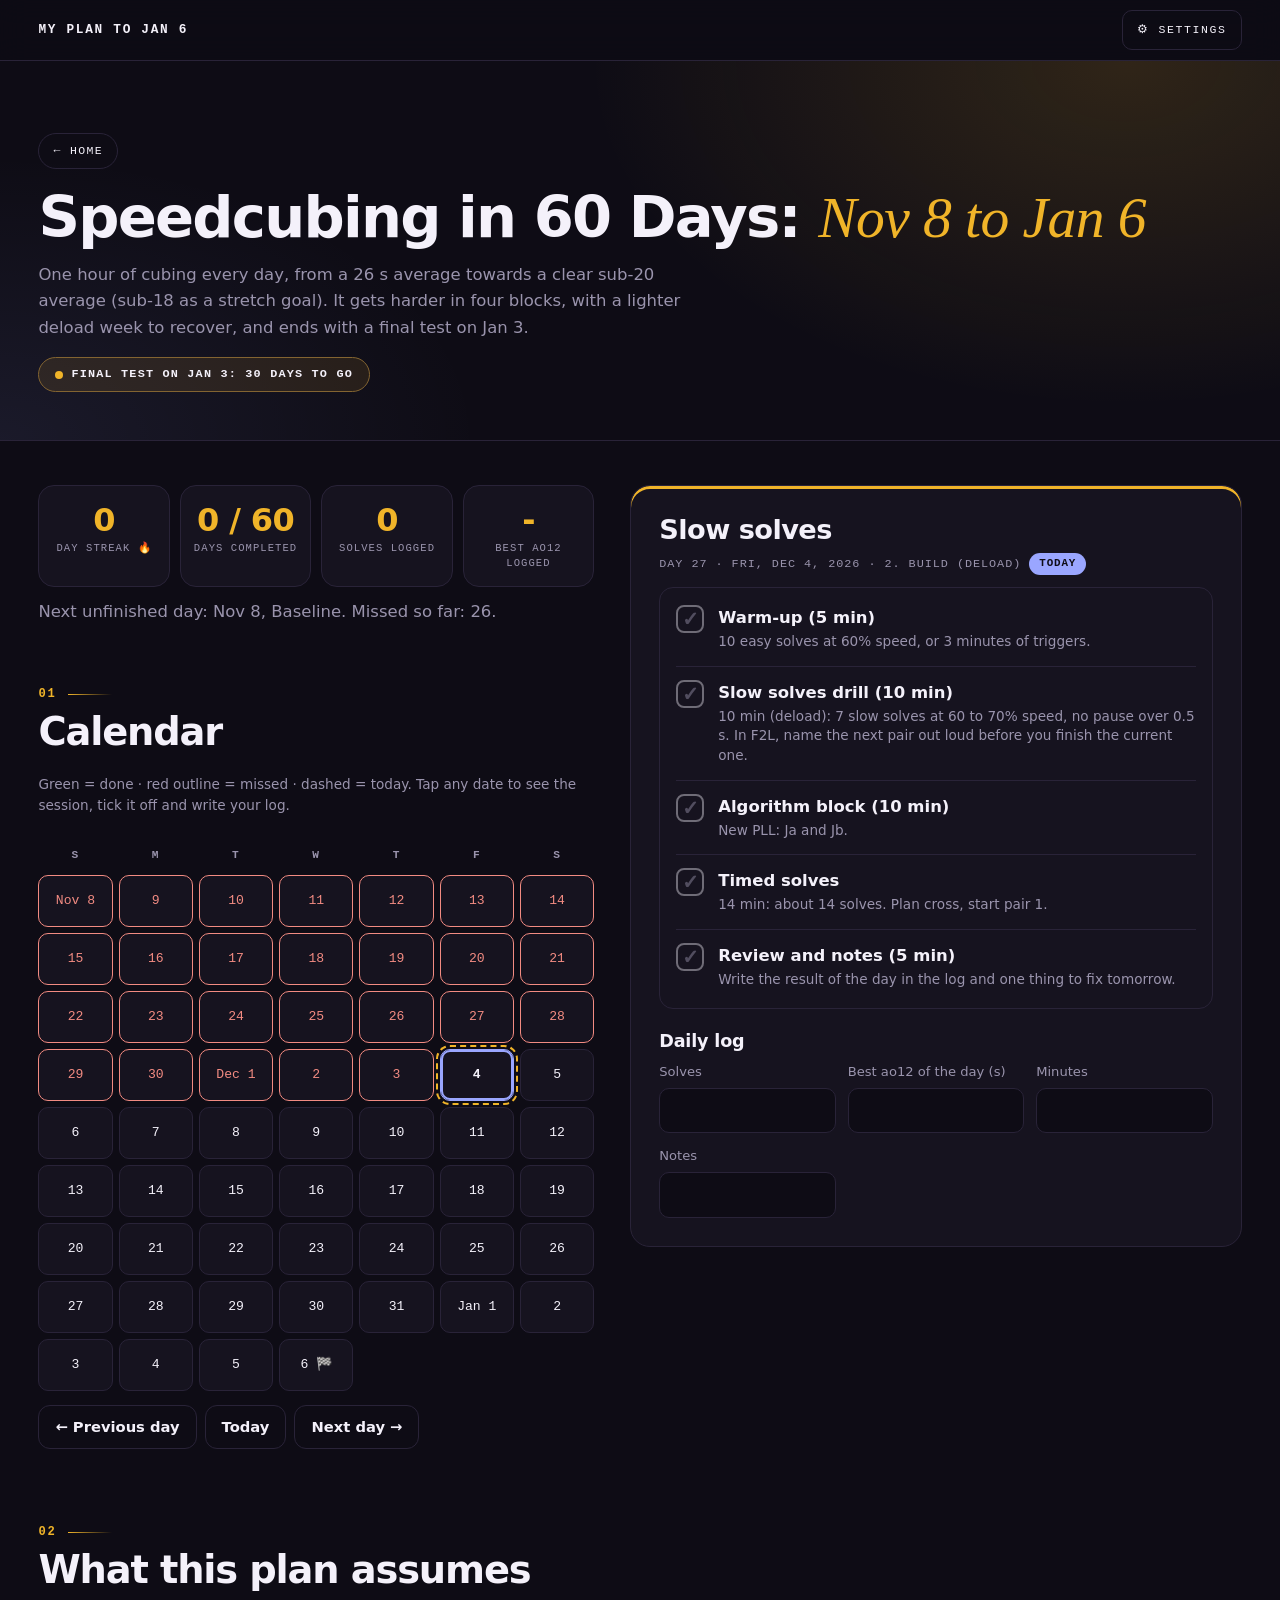
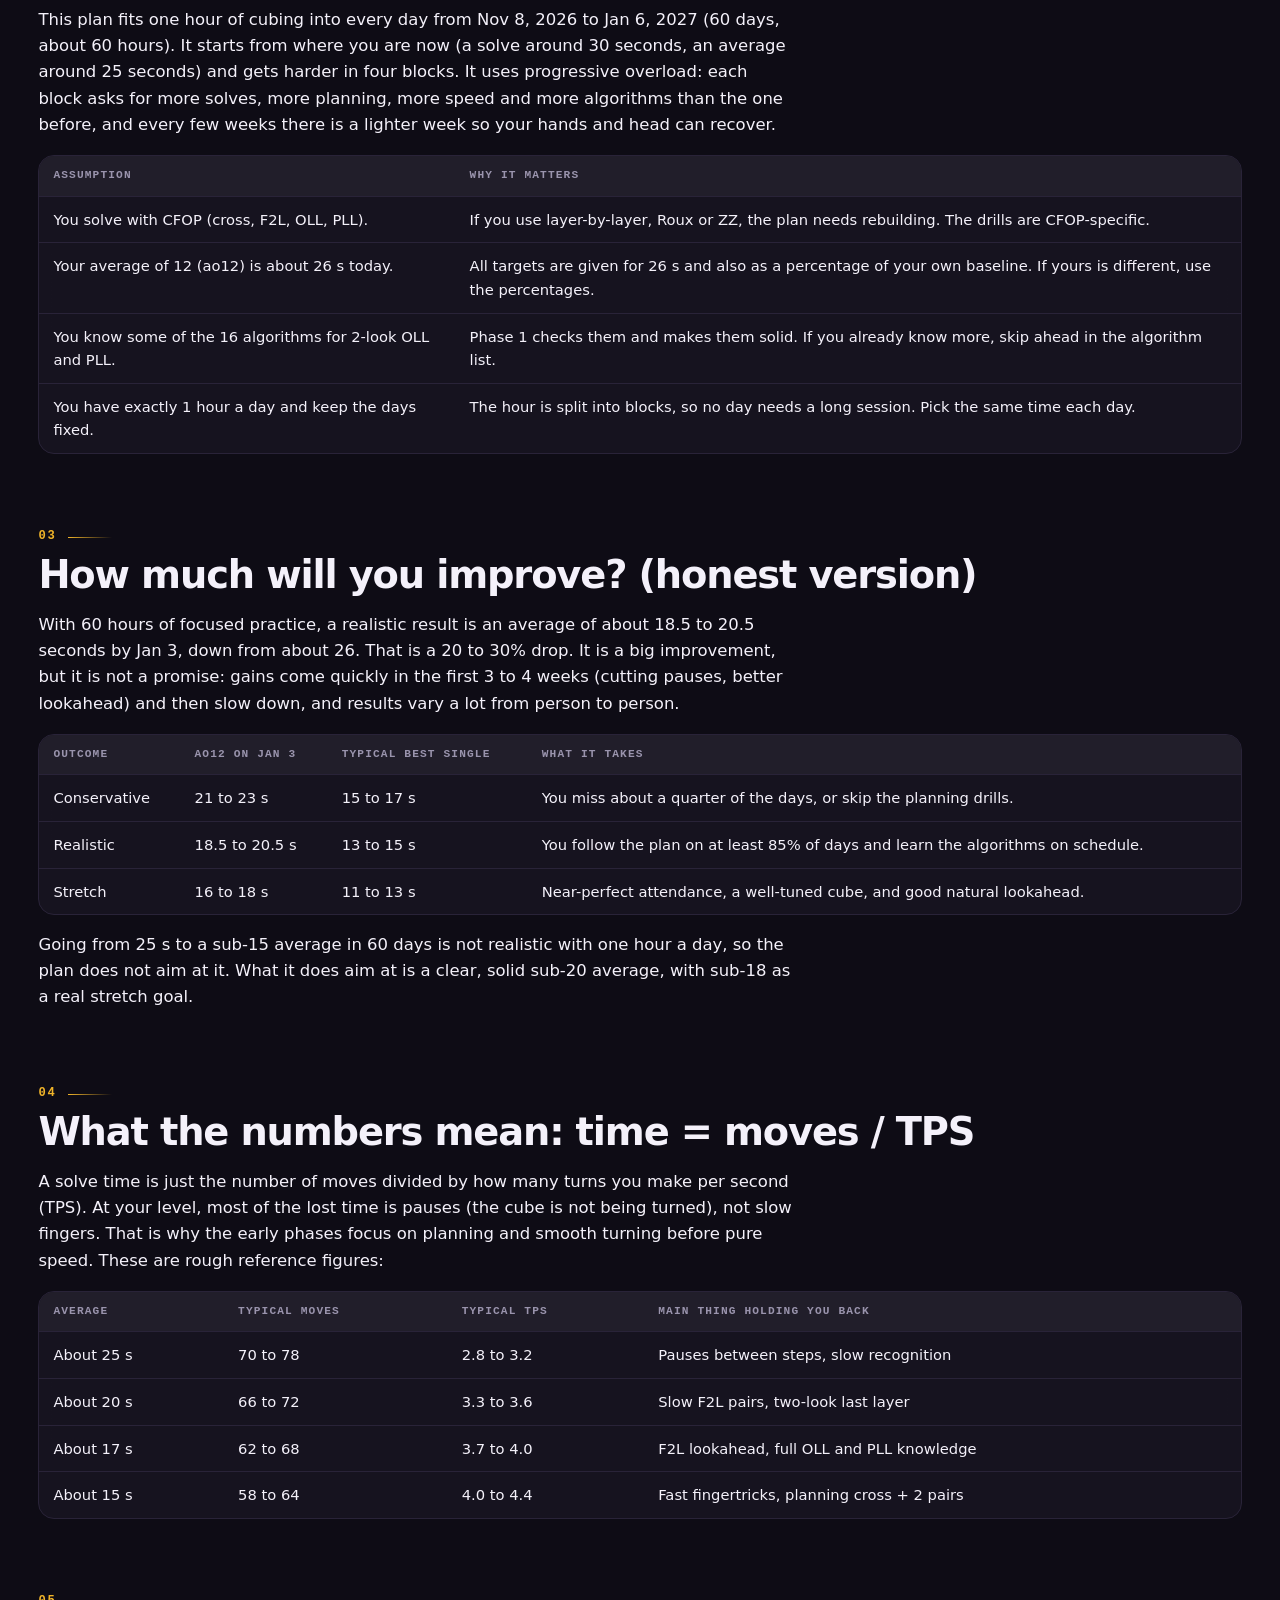
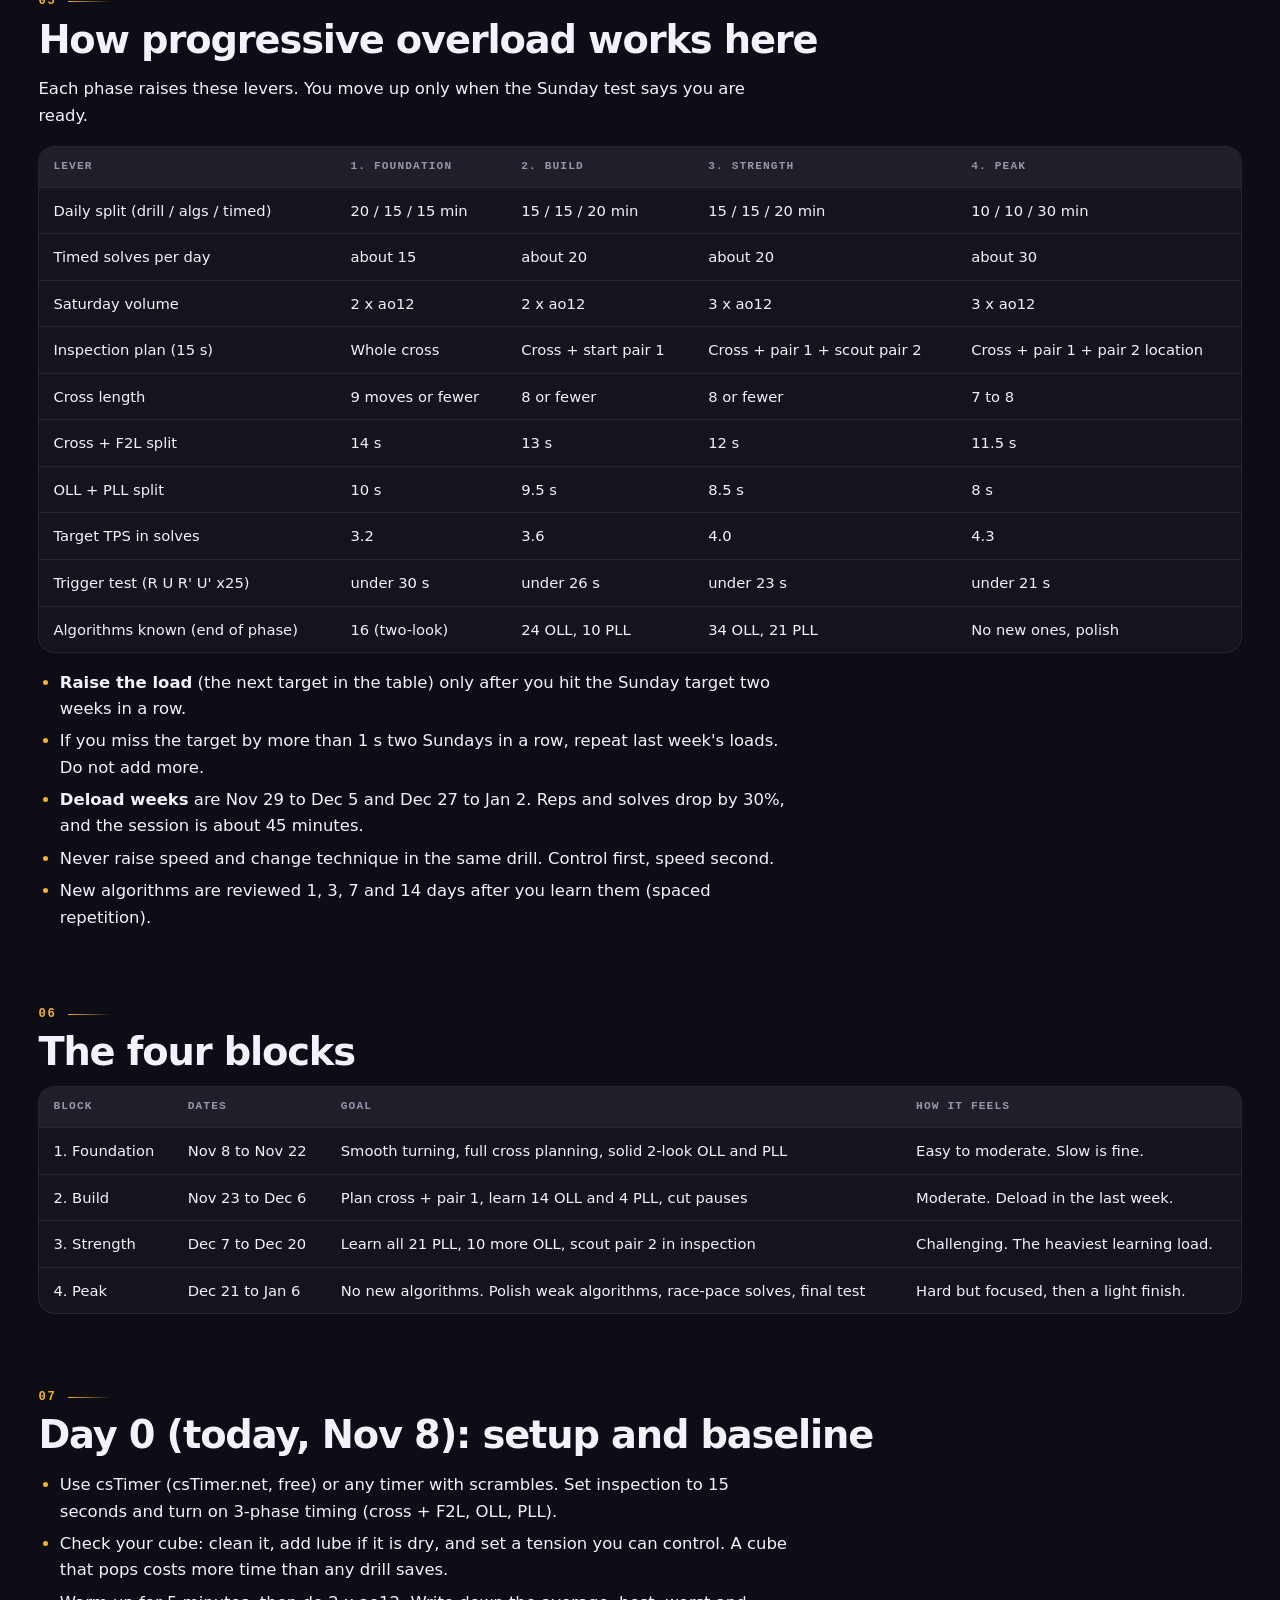
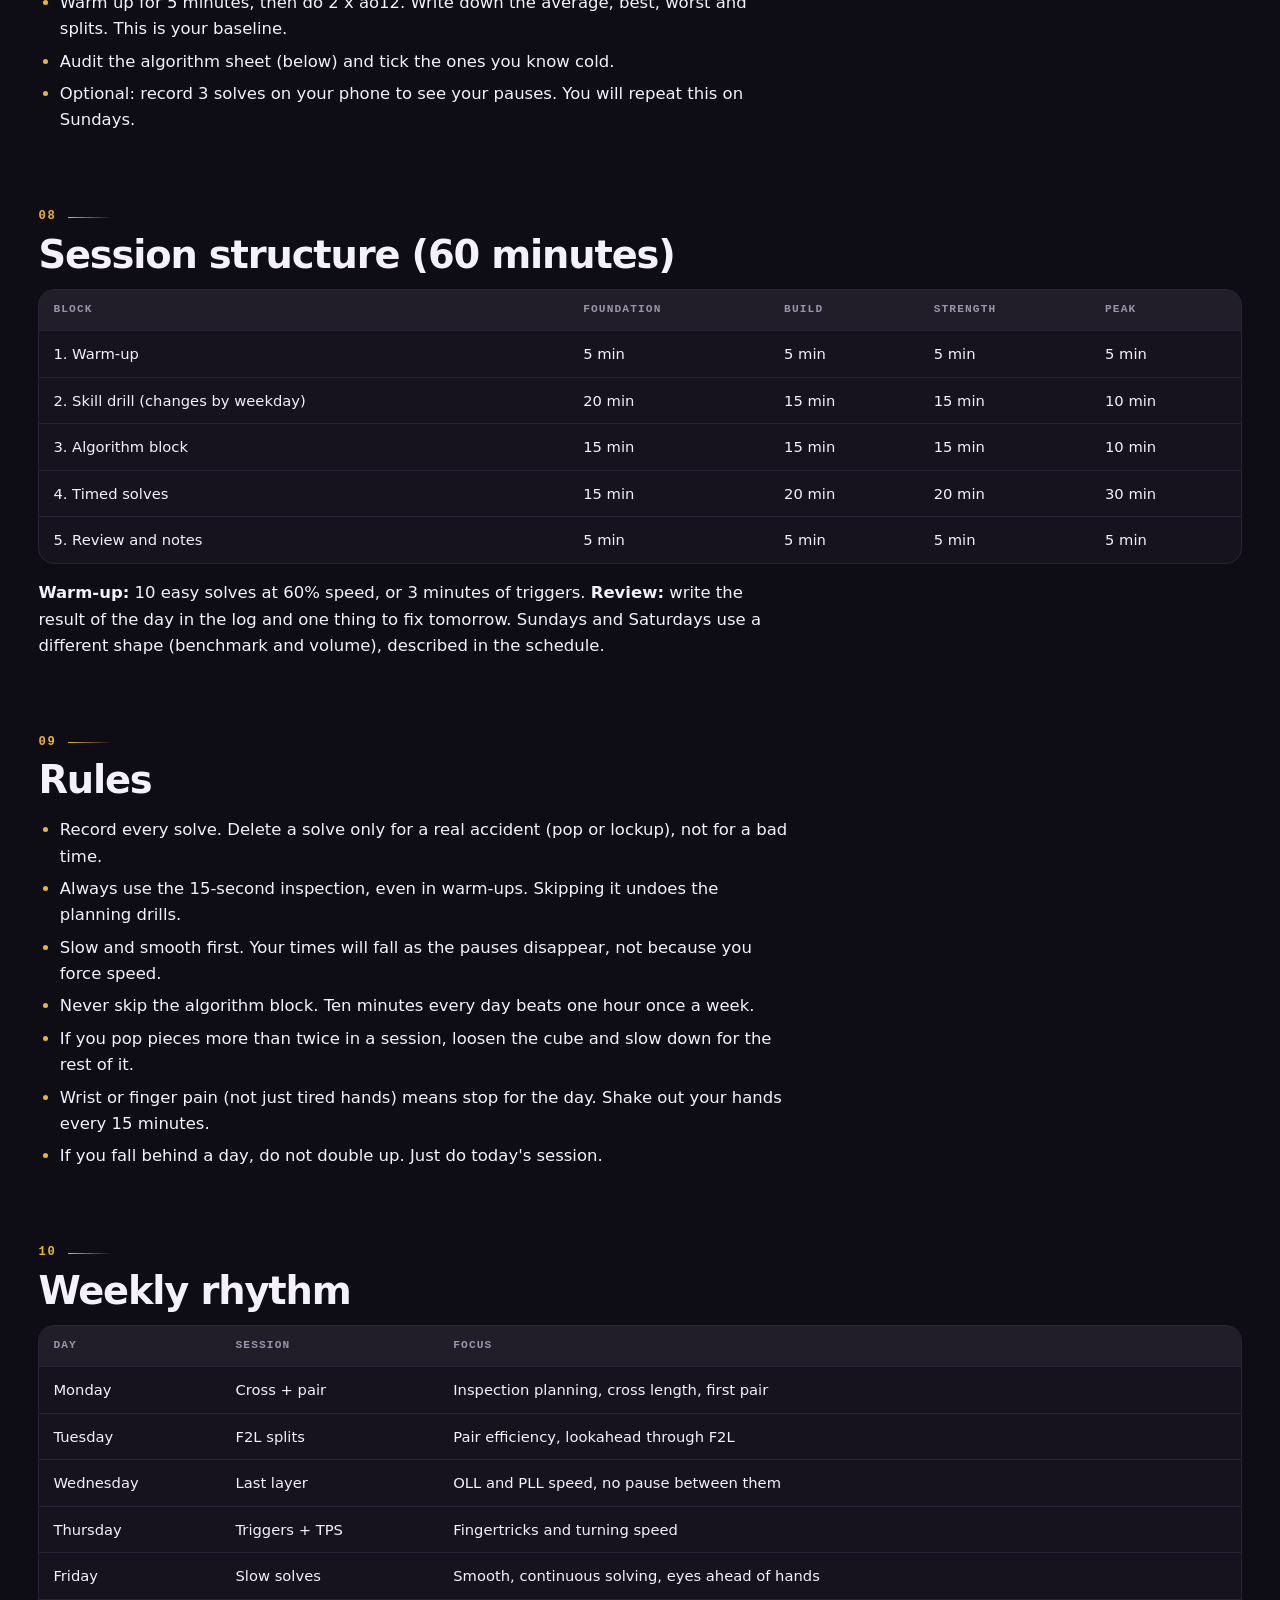
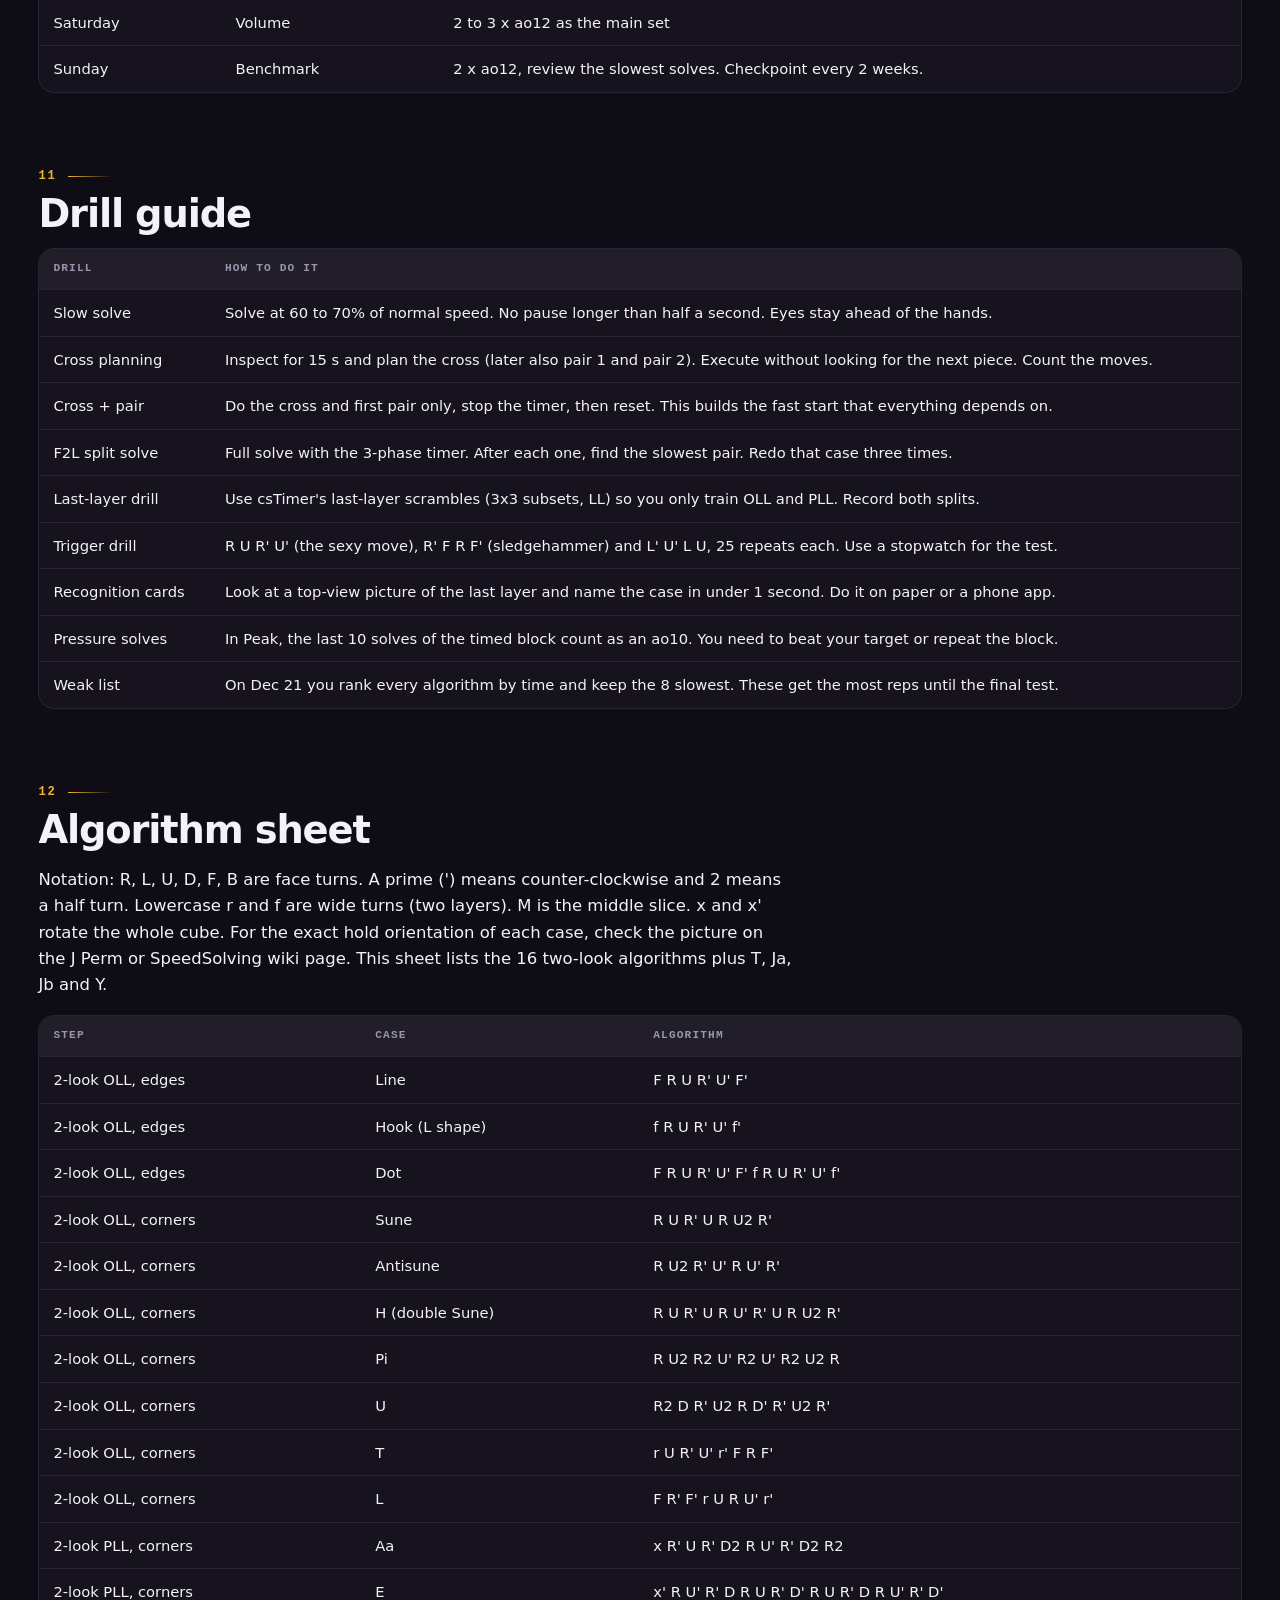
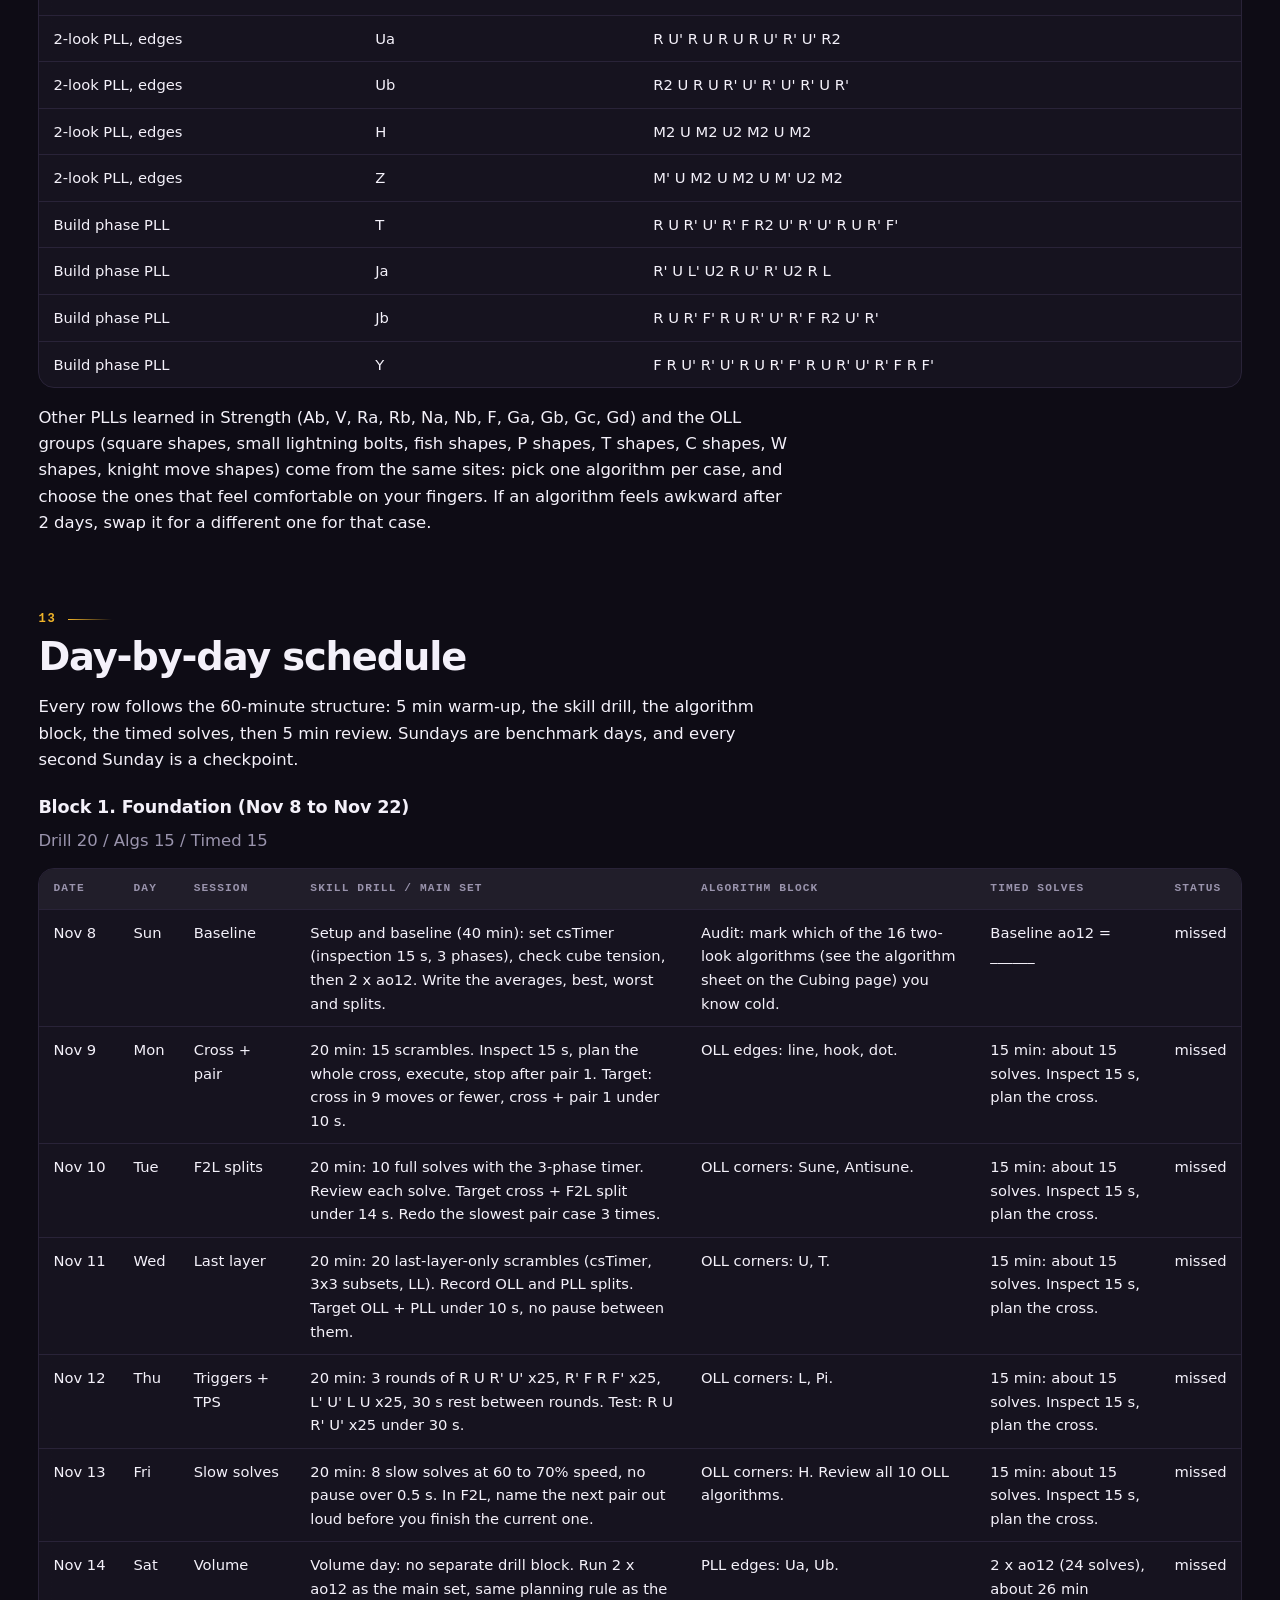
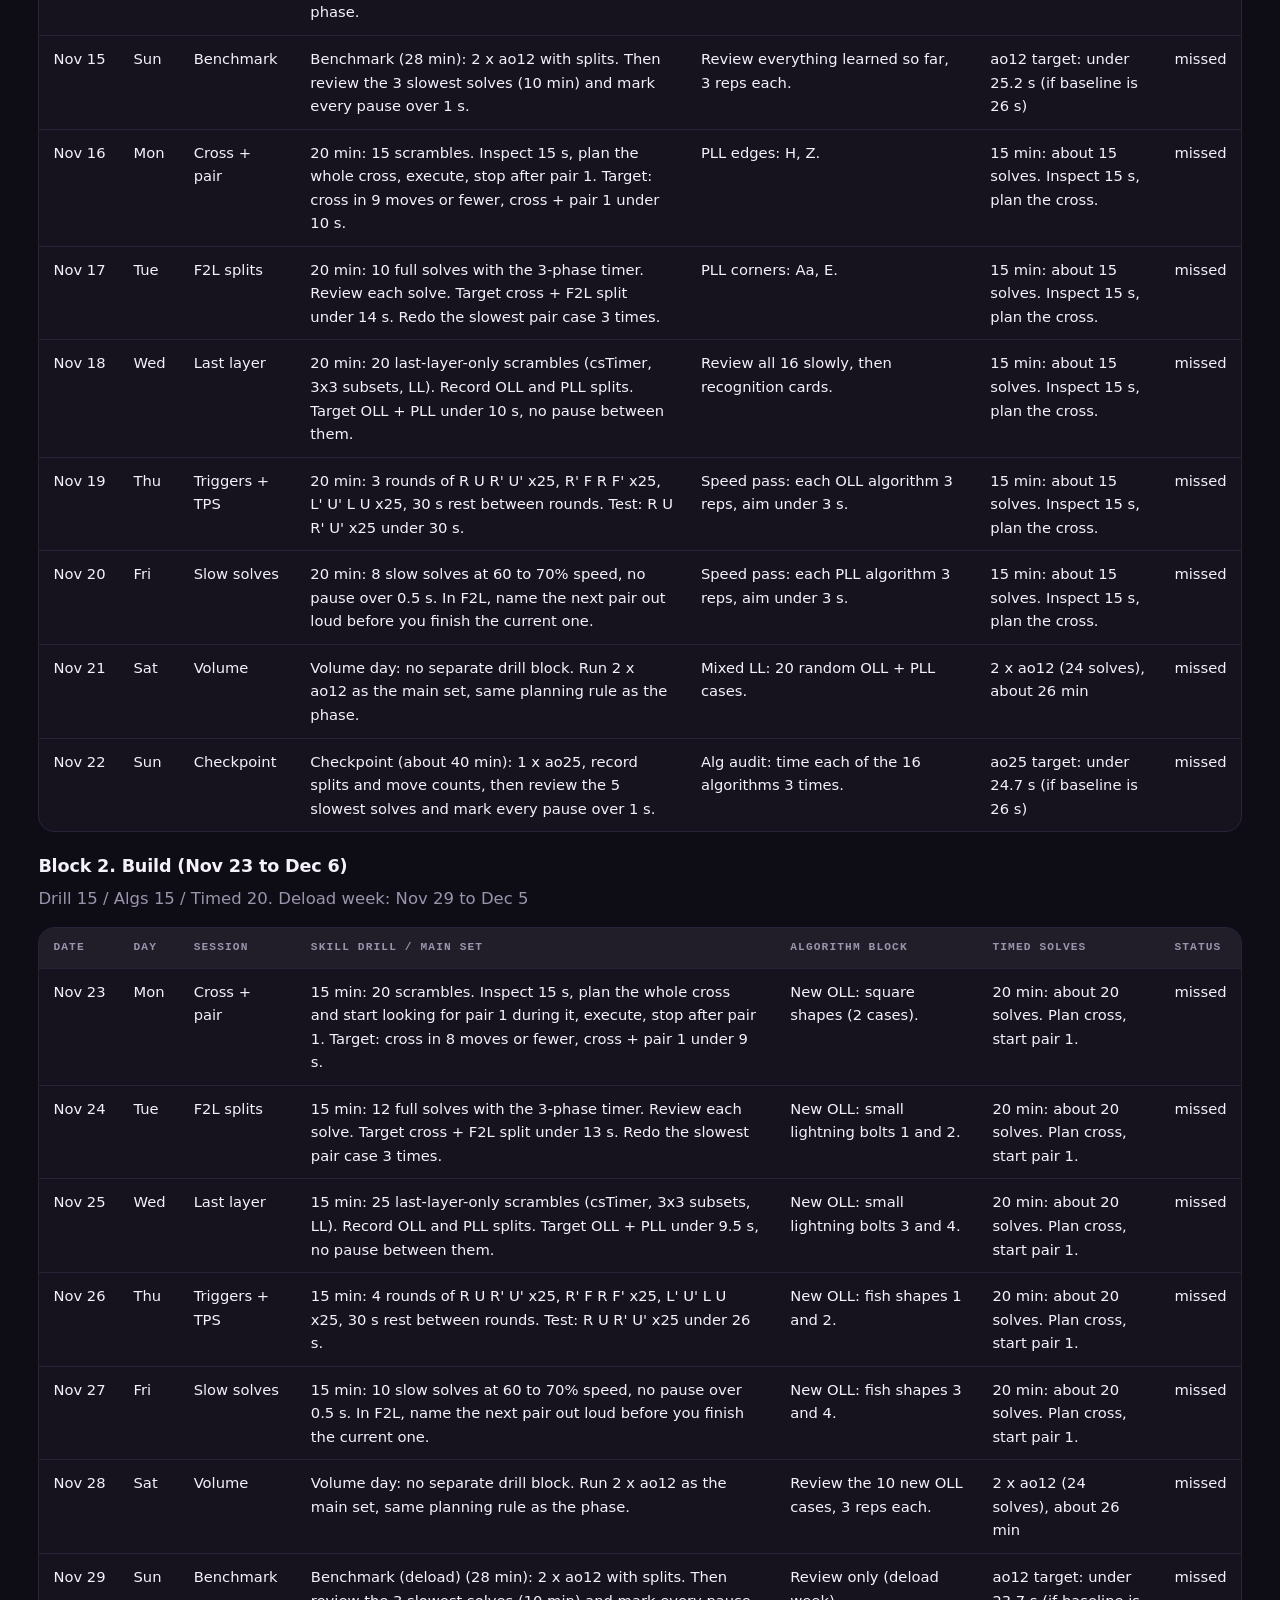
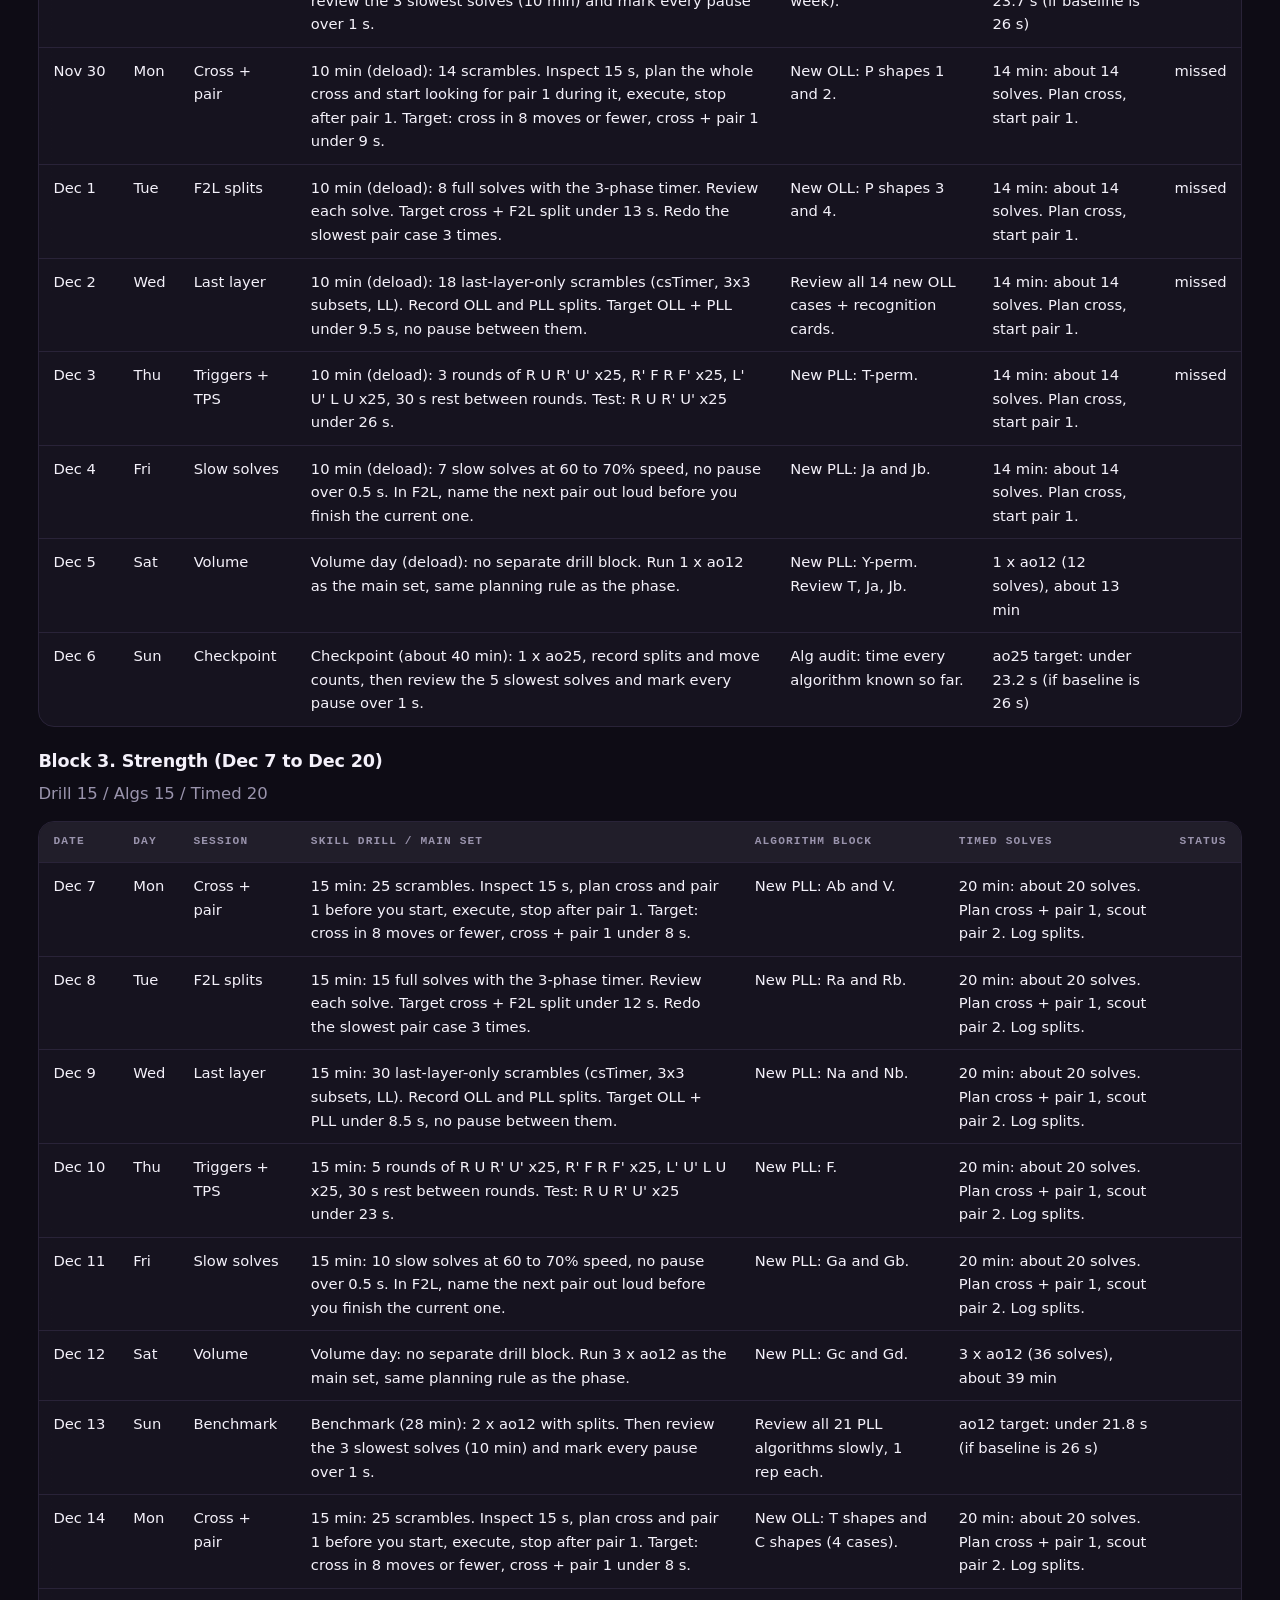
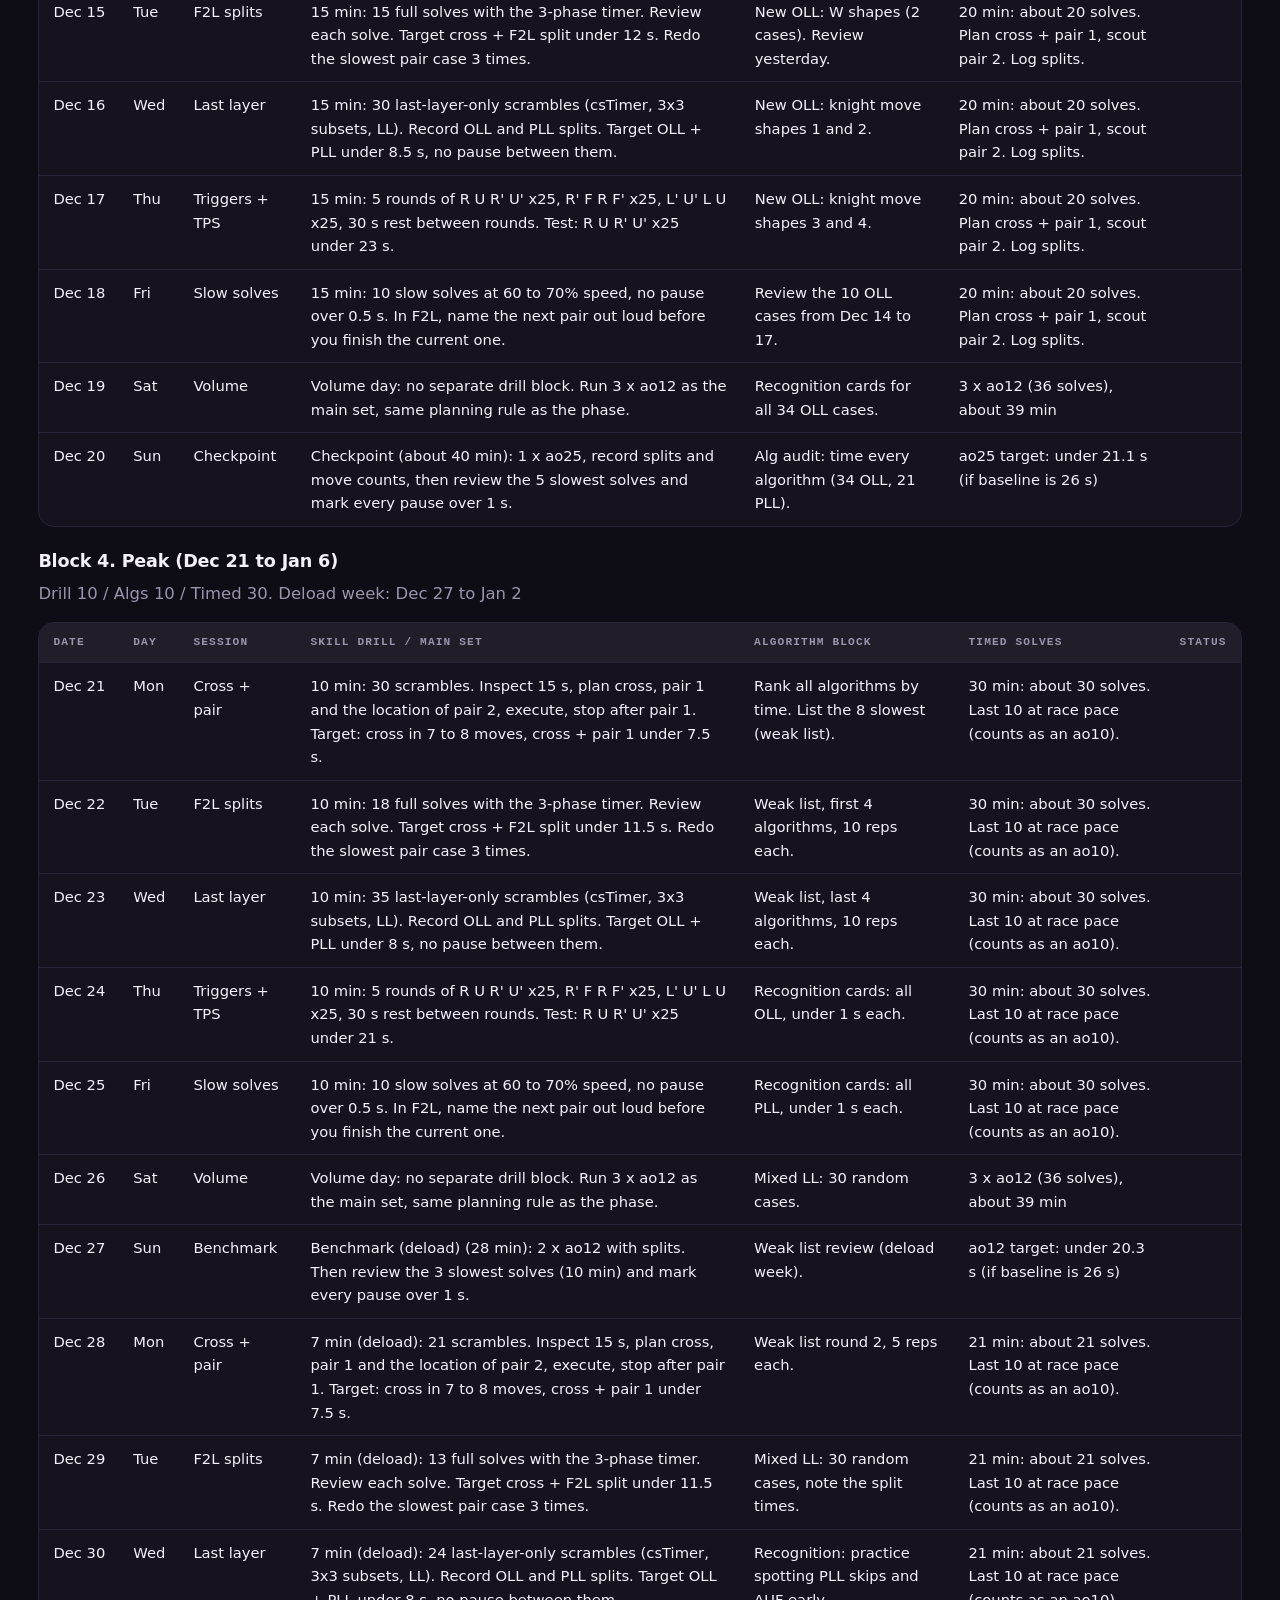
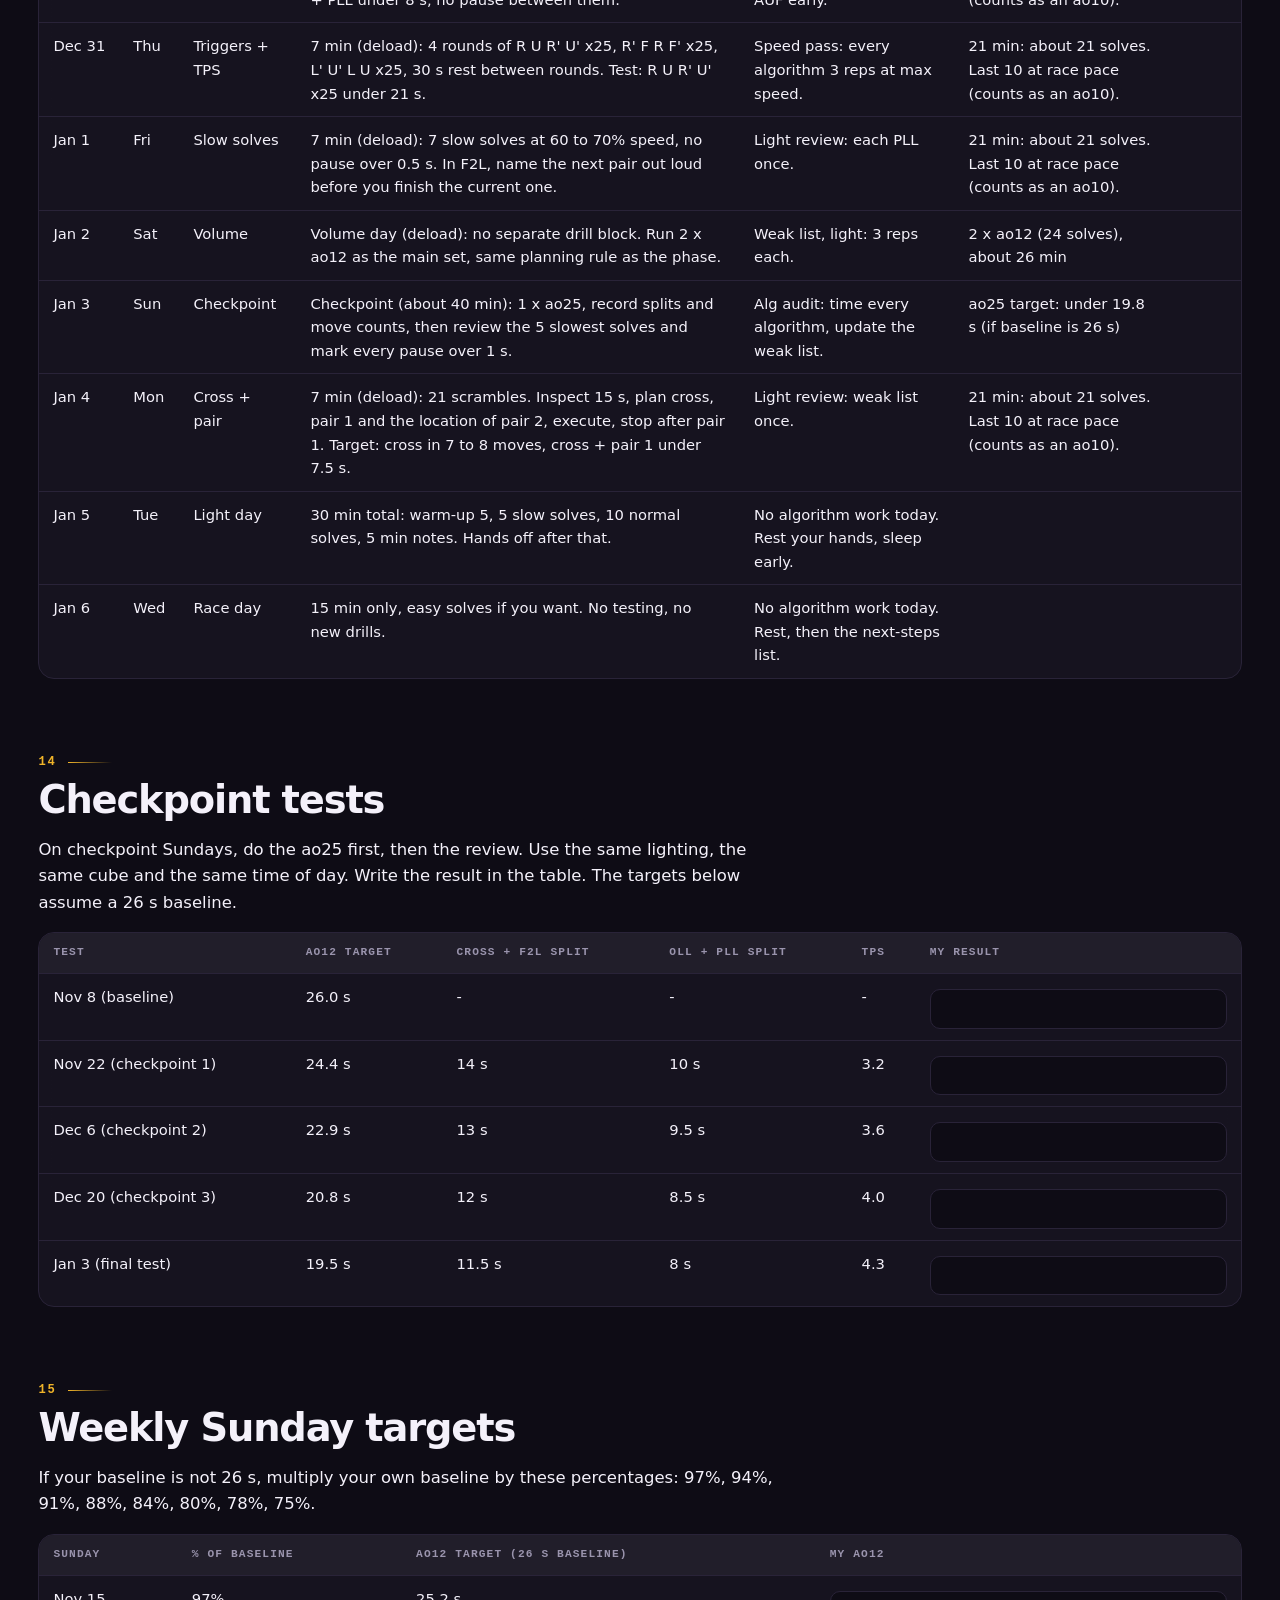
<file: cubing.html>
<!DOCTYPE html>
<html lang="en">
<head>
  <meta charset="utf-8">
  <meta name="viewport" content="width=device-width, initial-scale=1, viewport-fit=cover">
  <meta name="description" content="Speedcubing plan from Nov 8 to Jan 6: a one-hour daily checklist, calendar and solve log.">
  <meta name="theme-color" content="#0b0b0c">
  <title>Speedcubing: Nov 8 to Jan 6</title>
  <link rel="stylesheet" href="styles.css">
  <script src="common.js"></script>
</head>
<body class="theme-cubing plan-page">

  <!-- Page header -->
  <header class="site-header">
    <div class="wrap">
      <a class="home-link" href="index.html">&larr; Home</a>
      <h1><span>Speedcubing in 60 Days:</span> <span>Nov 8 to Jan 6</span></h1>
      <p>
        One hour of cubing every day, from a 26 s average towards a clear sub-20 average (sub-18 as a stretch goal).
        It gets harder in four blocks, with a lighter deload week to recover, and ends with a final test on Jan 3.
      </p>
      <div class="race-badge" id="race-countdown"></div>
    </div>
  </header>

  <main class="wrap">

    <!-- Progress numbers, calendar and the selected day -->
    <section>
      <div class="stats">
        <div class="stat"><b id="stat-streak">0</b><span>day streak &#128293;</span></div>
        <div class="stat"><b id="stat-done">0</b><span>days completed</span></div>
        <div class="stat"><b id="stat-solves">0</b><span>solves logged</span></div>
        <div class="stat"><b id="stat-best">-</b><span>best ao12 logged</span></div>
      </div>
      <p class="sub" id="next-up" style="margin-top:12px"></p>

      <h2>Calendar</h2>
      <p class="legend">
        Green = done &middot; red outline = missed &middot; dashed = today.
        Tap any date to see the session, tick it off and write your log.
      </p>
      <div id="calendar"></div>
      <div class="day-nav" id="day-nav"></div>
      <div class="panel" id="panel"></div>
    </section>

    <div id="sections"></div>

  </main>

  <!-- Footer -->
  <footer>
    <div class="wrap">General guidance. Stop if your wrists or fingers hurt.</div>
  </footer>

  <!-- =====================================================================
       Scripts. common.js (loaded in the head) has the shared code,
       data.js has the plan data, and the script below runs this page.
       ===================================================================== -->
<script src="data.js"></script>
<script>
/**
 * Speedcubing page (60-day plan).
 * Needs: common.js (App) and data.js (CUBING).
 *
 * Each plan day has a checklist and a small log (solves, best ao12, minutes, notes).
 * A day is "complete" when every required item is ticked. Progress is saved in localStorage.
 */
(() => {
  "use strict";

  const {
    $, TOTAL_DAYS, esc, daysUntil,
    loadState, saveState, todayNumber, clampDay, formatDate, shortDate, dayDate,
    renderCalendar, renderDayNav, dayTag, burstConfetti, showToast,
  } = App;

  const { SCHEDULE, BLOCKS, SECTIONS, CHECKPOINTS, SUNDAYS } = CUBING;

  const STORAGE_KEY = "cubing-plan-v1";
  const FINAL_TEST_DAY = 57; // Jan 3

  const state = loadState(STORAGE_KEY);
  state.tests = state.tests || {};
  state.sundays = state.sundays || {};
  let selectedDay = clampDay(todayNumber());

  const weekdayOf = (day) => dayDate(day).toLocaleDateString(undefined, { weekday: "short" });
  const blockOf = (day) => BLOCKS.find((block) => day >= block.firstDay && day <= block.lastDay);

  function getDayData(day) {
    if (!state.days[day]) state.days[day] = {};
    const data = state.days[day];
    data.checked = data.checked || {};
    data.log = data.log || {};
    return data;
  }

  function isDayComplete(day) {
    const { checked } = getDayData(day);
    return CUBING.tasksFor(day).items.filter((item) => !item.optional).every((item) => checked[item.id]);
  }

  // ---------------------------------------------------------------------
  // The day panel
  // ---------------------------------------------------------------------

  function renderDayPanel() {
    const day = selectedDay;
    const entry = SCHEDULE[day - 1];
    const { checked, log } = getDayData(day);
    const { items } = CUBING.tasksFor(day);

    const rows = items.map((item) => `
      <div class="check-item ${checked[item.id] ? "checked" : ""}">
        <input type="checkbox" id="item-${item.id}" ${checked[item.id] ? "checked" : ""}>
        <label for="item-${item.id}">
          <b>${item.label}${item.optional && !/optional/.test(item.label) ? " (optional)" : ""}</b>
          ${item.detail ? `<small>${item.detail}</small>` : ""}
        </label>
      </div>`).join("");

    const fields = [];
    if (["baseline", "benchmark", "checkpoint"].includes(entry.kind)) {
      fields.push(["result", entry.kind === "baseline" ? "Baseline ao12 (s)" : entry.kind === "checkpoint" ? "Result: ao25 (s)" : "Result: ao12 (s)", "number"]);
    }
    fields.push(["solves", "Solves", "number"], ["best", "Best ao12 of the day (s)", "number"], ["minutes", "Minutes", "number"], ["notes", "Notes", "text"]);
    const fieldHtml = fields.map(([key, label, type]) => `
      <label class="field">${label}
        <input type="${type}" ${type === "number" ? 'step="0.01" min="0"' : ""} data-log="${key}" value="${esc(log[key])}">
      </label>`).join("");

    $("panel").innerHTML = `
      <h2>${entry.session}</h2>
      <div class="panel-date">Day ${day} &middot; ${formatDate(day)} &middot; ${blockOf(day).name}${entry.deload ? " (deload)" : ""}${dayTag(day, isDayComplete(day))}</div>
      <div class="box">${rows}</div>
      <h3 class="log-title">Daily log</h3>
      <div class="log-grid">${fieldHtml}</div>`;

    items.forEach((item) => {
      const checkbox = $(`item-${item.id}`);
      checkbox.onchange = () => handleToggle(day, item.id, checkbox);
    });
    $("panel").querySelectorAll("[data-log]").forEach((input) => {
      input.oninput = () => {
        getDayData(day).log[input.dataset.log] = input.value;
        saveState(STORAGE_KEY, state);
        renderStats();
        renderLogTable();
      };
    });
  }

  // ---------------------------------------------------------------------
  // Stats and next-up line
  // ---------------------------------------------------------------------

  function currentStreak() {
    let streak = 0;
    let day = Math.min(TOTAL_DAYS, todayNumber());
    if (day >= 1 && !isDayComplete(day)) day--;
    while (day >= 1 && isDayComplete(day)) { streak++; day--; }
    return streak;
  }

  /** Updates the stat boxes. Returns the number of completed days. */
  function renderStats() {
    let completed = 0;
    let solves = 0;
    let best = Infinity;
    for (let day = 1; day <= TOTAL_DAYS; day++) {
      if (isDayComplete(day)) completed++;
      const log = getDayData(day).log;
      solves += Number(log.solves) || 0;
      const time = parseFloat(log.best);
      if (time > 0) best = Math.min(best, time);
    }
    $("stat-streak").textContent = currentStreak();
    $("stat-done").textContent = `${completed} / ${TOTAL_DAYS}`;
    $("stat-solves").textContent = solves;
    $("stat-best").textContent = best === Infinity ? "-" : `${best} s`;
    renderNextUp();
    return completed;
  }

  function renderNextUp() {
    const today = todayNumber();
    let missed = 0;
    let next = null;
    for (let day = 1; day <= TOTAL_DAYS; day++) {
      if (isDayComplete(day)) continue;
      if (next === null) next = day;
      if (day < today) missed++;
    }
    const parts = [];
    if (today < 1) parts.push("Your plan starts on Nov 8.");
    parts.push(next === null ? "Every day is done. Good luck!" : `Next unfinished day: ${shortDate(next)}, ${SCHEDULE[next - 1].session}.`);
    if (missed > 0) parts.push(`Missed so far: ${missed}.`);
    $("next-up").textContent = parts.join(" ");
  }

  function renderCountdown() {
    const daysLeft = daysUntil(FINAL_TEST_DAY);
    let text = "The final test is done.";
    if (daysLeft > 0) text = `Final test on Jan 3: ${daysLeft} days to go`;
    else if (daysLeft === 0) text = "Final test today. Good luck!";
    $("race-countdown").textContent = text;
  }

  // ---------------------------------------------------------------------
  // Static sections (rendered from data.js) and tables with inputs
  // ---------------------------------------------------------------------

  const table = (head, rows) => `
    <div class="scroll"><table>
      <tr>${head.map((h) => `<th>${h}</th>`).join("")}</tr>
      ${rows.map((row) => `<tr>${row.map((cell) => `<td>${cell}</td>`).join("")}</tr>`).join("")}
    </table></div>`;

  function scheduleHtml() {
    const today = todayNumber();
    return BLOCKS.map((block) => {
      const rows = [];
      for (let day = block.firstDay; day <= block.lastDay; day++) {
        const e = SCHEDULE[day - 1];
        const status = isDayComplete(day) ? "✓ done" : (day < today ? "missed" : "");
        rows.push([shortDate(day), weekdayOf(day), e.session, e.drill, e.alg, e.timed, status]);
      }
      return `<h3 style="margin-top:20px">Block ${block.name} (${block.dates})</h3><p class="sub">${block.sub}</p>` +
        table(["Date", "Day", "Session", "Skill drill / main set", "Algorithm block", "Timed solves", "Status"], rows);
    }).join("");
  }

  const inputCell = (attr, label, value) =>
    `<input type="text" class="cell-input" ${attr} aria-label="${esc(label)}" value="${esc(value)}">`;

  function sectionHtml(section) {
    let html = `<section><h2>${section.title}</h2>`;
    if (section.intro) html += `<p>${section.intro}</p>`;
    if (section.table) html += table(section.table.head, section.table.rows);
    if (section.list) html += `<ul>${section.list.map((li) => `<li>${li}</li>`).join("")}</ul>`;
    if (section.outro) html += `<p>${section.outro}</p>`;

    if (section.special === "blocks") {
      html += table(["Block", "Dates", "Goal", "How it feels"], BLOCKS.map((b) => [b.name, b.dates, b.goal, b.feel]));
    } else if (section.special === "schedule") {
      html += `<p>Every row follows the 60-minute structure: 5 min warm-up, the skill drill, the algorithm block, the timed solves, then 5 min review. Sundays are benchmark days, and every second Sunday is a checkpoint.</p><div id="schedule-tables">${scheduleHtml()}</div>`;
    } else if (section.special === "checkpoints") {
      html += table(["Test", "ao12 target", "Cross + F2L split", "OLL + PLL split", "TPS", "My result"],
        CHECKPOINTS.map((row, i) => [...row, inputCell(`data-test="${i}"`, `${row[0]} result`, state.tests[i])]));
    } else if (section.special === "sundays") {
      html += table(["Sunday", "% of baseline", "ao12 target (26 s baseline)", "My ao12"],
        SUNDAYS.map((row, i) => [...row, inputCell(`data-sunday="${i}"`, `${row[0]} ao12`, state.sundays[i])]));
    } else if (section.special === "log") {
      html += `<div id="log-table"></div>`;
    }
    return html + "</section>";
  }

  function renderLogTable() {
    const rows = SCHEDULE.map((e) => {
      const log = getDayData(e.day).log;
      return `<tr><td>${shortDate(e.day)}</td><td>${e.session}</td><td>${esc(log.solves)}</td><td>${esc(log.best)}</td><td>${esc(log.minutes)}</td><td>${esc(log.notes)}</td></tr>`;
    }).join("");
    $("log-table").innerHTML = `<div class="scroll"><table>
      <tr><th>Date</th><th>Session</th><th>Solves</th><th>Best ao12</th><th>Min</th><th>Notes</th></tr>${rows}</table></div>`;
  }

  function renderStaticSections() {
    $("sections").innerHTML = SECTIONS.map(sectionHtml).join("");
    document.querySelectorAll("[data-test]").forEach((input) => {
      input.oninput = () => { state.tests[input.dataset.test] = input.value; saveState(STORAGE_KEY, state); };
    });
    document.querySelectorAll("[data-sunday]").forEach((input) => {
      input.oninput = () => { state.sundays[input.dataset.sunday] = input.value; saveState(STORAGE_KEY, state); };
    });
    renderLogTable();
  }

  // ---------------------------------------------------------------------
  // Render, toggle, start
  // ---------------------------------------------------------------------

  function selectDay(day) {
    selectedDay = day;
    render();
  }

  function render() {
    renderCalendar({ container: $("calendar"), selectedDay, isDayComplete, onPick: selectDay });
    renderDayPanel();
    state.completedCount = renderStats(); // the home page reads this
    $("schedule-tables").innerHTML = scheduleHtml();
    renderCountdown();
    saveState(STORAGE_KEY, state);
  }

  function handleToggle(day, itemId, checkbox) {
    const wasComplete = isDayComplete(day);
    getDayData(day).checked[itemId] = checkbox.checked;
    render();
    if (wasComplete || !isDayComplete(day)) return;

    if (day === TOTAL_DAYS) {
      burstConfetti(window.innerWidth / 2, window.innerHeight / 2, 200);
      showToast("60 days of cubing done!");
    } else {
      burstConfetti(window.innerWidth / 2, window.innerHeight / 3, 120);
      showToast(`Day ${day} complete!`);
    }
  }

  renderStaticSections();
  renderDayNav({ container: $("day-nav"), getSelectedDay: () => selectedDay, onPick: selectDay });
  render();
})();
</script>

</body>
</html>
</file>
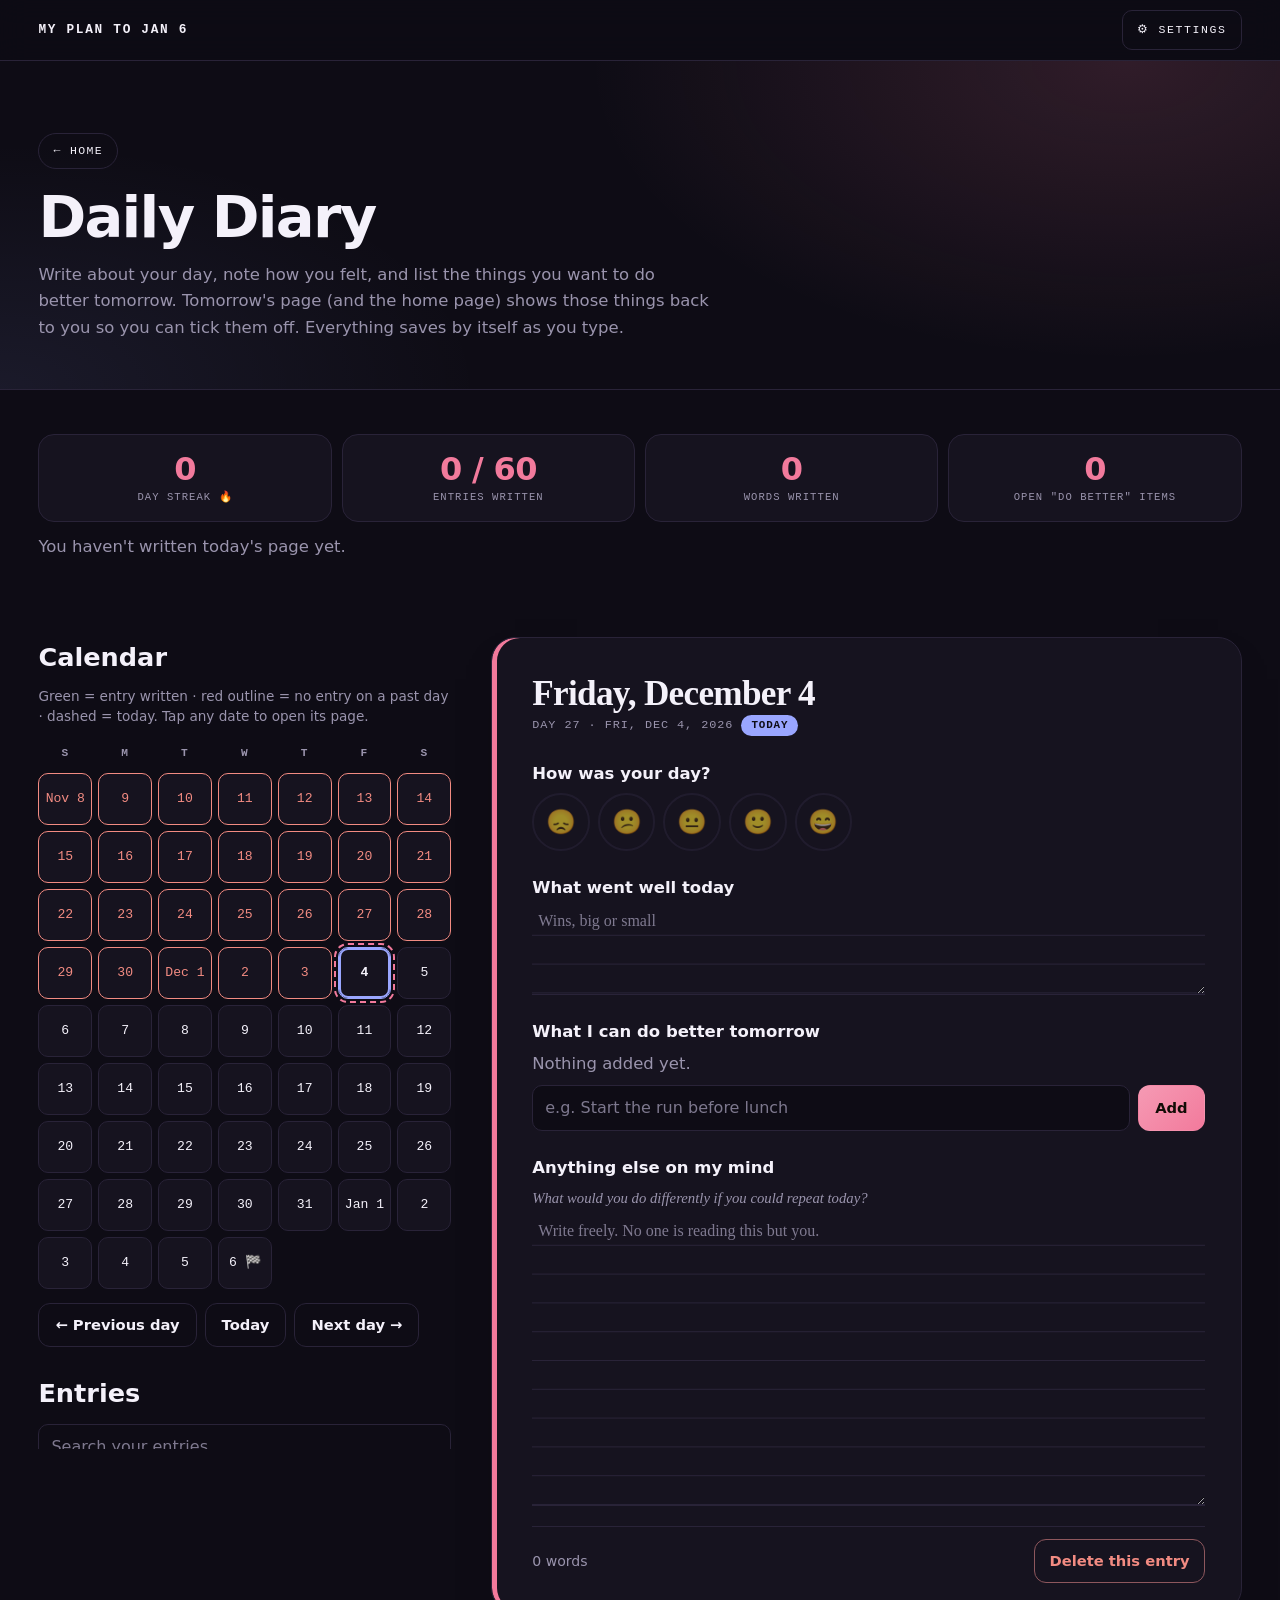
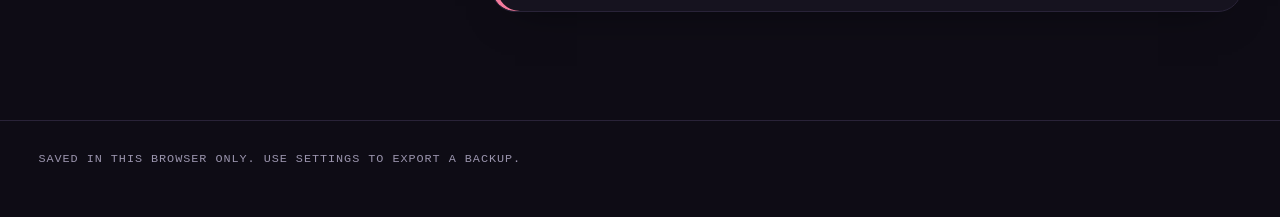
<file: diary.html>
<!DOCTYPE html>
<html lang="en">
<head>
  <meta charset="utf-8">
  <meta name="viewport" content="width=device-width, initial-scale=1, viewport-fit=cover">
  <meta name="description" content="A daily diary with a mood, notes and things to do better tomorrow.">
  <meta name="theme-color" content="#0b0b0c">
  <title>Daily Diary</title>
  <link rel="stylesheet" href="styles.css">
  <script src="common.js"></script>
</head>
<body class="theme-diary plan-page">

  <!-- Page header -->
  <header class="site-header">
    <div class="wrap wide">
      <a class="home-link" href="index.html">&larr; Home</a>
      <h1>Daily Diary</h1>
      <p>
        Write about your day, note how you felt, and list the things you want to do better tomorrow.
        Tomorrow's page (and the home page) shows those things back to you so you can tick them off.
        Everything saves by itself as you type.
      </p>
    </div>
  </header>

  <main class="wrap wide">

    <!-- Progress numbers, calendar and the selected day -->
    <section>
      <div class="stats">
        <div class="stat"><b id="stat-streak">0</b><span>day streak &#128293;</span></div>
        <div class="stat"><b id="stat-entries">0</b><span>entries written</span></div>
        <div class="stat"><b id="stat-words">0</b><span>words written</span></div>
        <div class="stat"><b id="stat-open">0</b><span>open "do better" items</span></div>
      </div>
      <p class="sub" id="next-up" style="margin-top:12px"></p>
    </section>

    <!-- Calendar and entry list on the left, the diary page on the right -->
    <section class="diary-grid">

      <aside class="diary-side">
        <h2>Calendar</h2>
        <p class="legend">
          Green = entry written &middot; red outline = no entry on a past day &middot; dashed = today.
          Tap any date to open its page.
        </p>
        <div id="calendar"></div>
        <div class="day-nav" id="day-nav"></div>

        <h2 class="side-title">Entries</h2>
        <input type="search" class="cell-input" id="entry-search" placeholder="Search your entries" aria-label="Search your entries">
        <div class="entry-list" id="entry-list"></div>
      </aside>

      <article class="diary-page" id="page" aria-label="Diary page"></article>

    </section>

  </main>

  <!-- Footer -->
  <footer>
    <div class="wrap wide">Saved in this browser only. Use Settings to export a backup.</div>
  </footer>

  <!-- =====================================================================
       Script. common.js (loaded in the head) has the shared code,
       and the script below runs this page.
       ===================================================================== -->
<script>
/**
 * Daily Diary page. Needs: common.js (App).
 *
 * One diary page for each plan day (Nov 8 to Jan 6). Saved in localStorage as:
 *   { days: { "<day>": { mood: 0-5, good: "text", notes: "text",
 *                        better: [{ id, text, done }], updated: "ISO time" } } }
 *
 * - "Do better tomorrow" items show up again on the next day's page and on
 *   the home page, where they can be ticked off.
 * - Everything saves by itself shortly after you stop typing.
 */
(() => {
  "use strict";

  const {
    $, TOTAL_DAYS, esc,
    loadState, saveState, todayNumber, clampDay, formatDate, shortDate, dayDate,
    renderCalendar, renderDayNav,
  } = App;

  const STORAGE_KEY = "diary-plan-v1";
  const SAVE_DELAY_MS = 500;

  const MOODS = [
    ["\u{1F61E}", "Awful"], ["\u{1F615}", "Not great"], ["\u{1F610}", "Okay"], ["\u{1F642}", "Good"], ["\u{1F604}", "Great"],
  ];

  /** A different writing prompt each day. */
  const PROMPTS = [
    "What happened today that you want to remember?",
    "What are you proud of today, even if it is small?",
    "What was the hardest part of the day, and how did you handle it?",
    "What did you learn today?",
    "Who or what are you grateful for today?",
    "What gave you energy today, and what drained it?",
    "What would you do differently if you could repeat today?",
  ];

  const state = loadState(STORAGE_KEY);
  let selectedDay = clampDay(todayNumber());
  let query = "";
  let saveTimer = 0;
  let dirty = false;

  const newId = () => Date.now().toString(36) + Math.random().toString(36).slice(2, 6);
  const wordsIn = (text) => (text && text.trim() ? text.trim().split(/\s+/).length : 0);

  // ---------------------------------------------------------------------
  // Entries
  // ---------------------------------------------------------------------

  /** The entry for a day, created (empty) if it doesn't exist yet. */
  function getEntry(day) {
    const entry = state.days[day] || (state.days[day] = {});
    entry.mood = entry.mood || 0;
    entry.good = entry.good || "";
    entry.notes = entry.notes || "";
    entry.better = entry.better || [];
    return entry;
  }

  /** True when the day has anything written, a mood, or a "do better" item. */
  function hasEntry(day) {
    const entry = state.days[day];
    return !!entry && !!(entry.mood || (entry.good || "").trim() || (entry.notes || "").trim() || (entry.better || []).length);
  }

  function entryWords(entry) {
    return wordsIn(entry.good) + wordsIn(entry.notes) + (entry.better || []).reduce((sum, item) => sum + wordsIn(item.text), 0);
  }

  const daysWithEntries = () => Array.from({ length: TOTAL_DAYS }, (_, i) => i + 1).filter(hasEntry);

  function snippetOf(entry) {
    const text = (entry.notes || entry.good || (entry.better[0] && entry.better[0].text) || "").replace(/\s+/g, " ").trim();
    return text.length > 90 ? `${text.slice(0, 90)}…` : text;
  }

  function entryMatches(day, needle) {
    const entry = state.days[day];
    const haystack = [entry.good, entry.notes, ...(entry.better || []).map((item) => item.text)].join(" ").toLowerCase();
    return haystack.includes(needle);
  }

  // ---------------------------------------------------------------------
  // Saving
  // ---------------------------------------------------------------------

  function setStatus(text) {
    const el = $("save-status");
    if (el) el.textContent = text;
  }

  /** Writes everything to localStorage now and refreshes the side panels. */
  function flush() {
    clearTimeout(saveTimer);
    if (!dirty) return;
    dirty = false;

    Object.keys(state.days).forEach((day) => { if (!hasEntry(Number(day))) delete state.days[day]; });
    state.completedCount = daysWithEntries().length; // the home page can read this too
    saveState(STORAGE_KEY, state);

    setStatus(`Saved ${new Date().toLocaleTimeString(undefined, { hour: "2-digit", minute: "2-digit" })}`);
    renderSide();
  }

  function scheduleSave() {
    dirty = true;
    getEntry(selectedDay).updated = new Date().toISOString();
    setStatus("Saving…");
    clearTimeout(saveTimer);
    saveTimer = setTimeout(flush, SAVE_DELAY_MS);
  }

  window.addEventListener("pagehide", flush);
  document.addEventListener("visibilitychange", () => { if (document.hidden) flush(); });

  // ---------------------------------------------------------------------
  // Side panel: stats, calendar, entry list
  // ---------------------------------------------------------------------

  function currentStreak() {
    let streak = 0;
    let day = Math.min(TOTAL_DAYS, todayNumber());
    if (day >= 1 && !hasEntry(day)) day--; // today may not be written yet
    while (day >= 1 && hasEntry(day)) { streak++; day--; }
    return streak;
  }

  function renderStats() {
    const days = daysWithEntries();
    let words = 0;
    let open = 0;
    days.forEach((day) => {
      const entry = state.days[day];
      words += entryWords(entry);
      open += (entry.better || []).filter((item) => !item.done).length;
    });

    $("stat-streak").textContent = currentStreak();
    $("stat-entries").textContent = `${days.length} / ${TOTAL_DAYS}`;
    $("stat-words").textContent = words.toLocaleString();
    $("stat-open").textContent = open;

    const today = todayNumber();
    const parts = [];
    if (today < 1) parts.push("Your diary starts on Nov 8, 2026.");
    else if (today <= TOTAL_DAYS) parts.push(hasEntry(today) ? "Today's page is written. Nice." : "You haven't written today's page yet.");
    $("next-up").textContent = parts.join(" ");
  }

  function renderEntryList() {
    const needle = query.trim().toLowerCase();
    const days = daysWithEntries().filter((day) => !needle || entryMatches(day, needle)).reverse();

    if (days.length === 0) {
      $("entry-list").innerHTML = `<p class="muted-line">${needle ? "No entries match your search." : "No entries yet. Your first page is on the right."}</p>`;
      return;
    }

    $("entry-list").innerHTML = days.map((day) => {
      const entry = state.days[day];
      const mood = entry.mood ? MOODS[entry.mood - 1][0] : "";
      const open = (entry.better || []).filter((item) => !item.done).length;
      return `
        <button type="button" class="entry ${day === selectedDay ? "selected" : ""}" data-day="${day}">
          <b>${shortDate(day)} <span class="entry-mood">${mood}</span></b>
          <small>${esc(snippetOf(entry)) || "(no text)"}${open ? ` · ${open} to do better` : ""}</small>
        </button>`;
    }).join("");

    $("entry-list").querySelectorAll(".entry").forEach((button) => {
      button.onclick = () => { selectDay(Number(button.dataset.day)); App.revealPanel(); };
    });
  }

  function renderSide() {
    renderCalendar({ container: $("calendar"), selectedDay, isDayComplete: hasEntry, onPick: selectDay });
    renderStats();
    renderEntryList();
  }

  // ---------------------------------------------------------------------
  // The diary page for one day
  // ---------------------------------------------------------------------

  function dayTagHtml(day) {
    const today = todayNumber();
    if (day < today) return hasEntry(day) ? '<span class="tag ok">Written</span>' : '<span class="tag missed">No entry yet: you can still write it</span>';
    return day === today ? '<span class="tag">Today</span>' : '<span class="tag upcoming">Upcoming</span>';
  }

  /** Yesterday's "do better" items, shown at the top of this page. */
  function renderCarry() {
    const day = selectedDay;
    const box = $("carry");
    const previous = day > 1 ? state.days[day - 1] : null;
    const items = (previous && previous.better) || [];

    if (items.length === 0) {
      box.innerHTML = "";
      return;
    }

    box.innerHTML = `
      <div class="carry">
        <h3>From yesterday: things to do better</h3>
        ${items.map((item) => `
          <div class="check-item ${item.done ? "checked" : ""}">
            <input type="checkbox" id="carry-${item.id}" data-id="${item.id}" ${item.done ? "checked" : ""}>
            <label for="carry-${item.id}"><b>${esc(item.text)}</b></label>
          </div>`).join("")}
      </div>`;

    box.querySelectorAll("input").forEach((checkbox) => {
      checkbox.onchange = () => {
        const item = items.find((i) => i.id === checkbox.dataset.id);
        item.done = checkbox.checked;
        dirty = true;
        flush();
        renderCarry();
      };
    });
  }

  /** The editable "do better tomorrow" list for this day. */
  function renderBetter() {
    const day = selectedDay;
    const items = getEntry(day).better;
    const list = $("better");

    list.innerHTML = items.length === 0
      ? '<p class="muted-line">Nothing added yet.</p>'
      : items.map((item) => `
        <div class="check-item ${item.done ? "checked" : ""}">
          <input type="checkbox" id="better-${item.id}" data-id="${item.id}" ${item.done ? "checked" : ""}>
          <label for="better-${item.id}"><b>${esc(item.text)}</b></label>
          <button type="button" class="icon-btn" data-remove="${item.id}" aria-label="Remove: ${esc(item.text)}">&times;</button>
        </div>`).join("");

    list.querySelectorAll("input").forEach((checkbox) => {
      checkbox.onchange = () => {
        getEntry(day).better.find((i) => i.id === checkbox.dataset.id).done = checkbox.checked;
        scheduleSave();
        flush();
        renderBetter();
      };
    });
    list.querySelectorAll("[data-remove]").forEach((button) => {
      button.onclick = () => {
        const entry = getEntry(day);
        entry.better = entry.better.filter((i) => i.id !== button.dataset.remove);
        scheduleSave();
        flush();
        renderBetter();
      };
    });
  }

  function updateWordCount() {
    $("word-count").textContent = `${entryWords(getEntry(selectedDay))} words`;
  }

  function renderPage() {
    const day = selectedDay;
    const entry = getEntry(day);
    const date = dayDate(day);

    $("page").innerHTML = `
      <div class="diary-head">
        <h2>${date.toLocaleDateString(undefined, { weekday: "long", month: "long", day: "numeric" })}</h2>
        <div class="panel-date">Day ${day} &middot; ${formatDate(day)}${dayTagHtml(day)}</div>
      </div>

      <div class="diary-label">How was your day?</div>
      <div class="mood" id="mood">
        ${MOODS.map(([emoji, name], i) => `
          <button type="button" data-mood="${i + 1}" aria-label="${name}" title="${name}" aria-pressed="${entry.mood === i + 1}">${emoji}</button>`).join("")}
      </div>

      <div id="carry"></div>

      <label class="diary-label" for="good">What went well today</label>
      <textarea id="good" class="paper" rows="3" placeholder="Wins, big or small">${esc(entry.good)}</textarea>

      <div class="diary-label">What I can do better tomorrow</div>
      <div id="better"></div>
      <form class="add-form" id="better-form">
        <input type="text" class="cell-input" id="better-input" maxlength="200" placeholder="e.g. Start the run before lunch" aria-label="Something to do better tomorrow">
        <button type="submit" class="btn-outline">Add</button>
      </form>

      <label class="diary-label" for="notes">Anything else on my mind</label>
      <p class="diary-prompt">${PROMPTS[day % PROMPTS.length]}</p>
      <textarea id="notes" class="paper tall" rows="10" placeholder="Write freely. No one is reading this but you.">${esc(entry.notes)}</textarea>

      <div class="diary-foot">
        <span id="word-count"></span>
        <span id="save-status" role="status"></span>
        <button type="button" class="btn-outline danger" id="delete-entry">Delete this entry</button>
      </div>`;

    renderCarry();
    renderBetter();
    updateWordCount();

    $("mood").querySelectorAll("button").forEach((button) => {
      button.onclick = () => {
        const entryNow = getEntry(day);
        const value = Number(button.dataset.mood);
        entryNow.mood = entryNow.mood === value ? 0 : value;
        $("mood").querySelectorAll("button").forEach((b) => b.setAttribute("aria-pressed", Number(b.dataset.mood) === entryNow.mood));
        scheduleSave();
      };
    });

    ["good", "notes"].forEach((field) => {
      $(field).oninput = () => {
        getEntry(day)[field] = $(field).value;
        updateWordCount();
        scheduleSave();
      };
    });

    $("better-form").onsubmit = (event) => {
      event.preventDefault();
      const text = $("better-input").value.trim();
      if (!text) return;
      getEntry(day).better.push({ id: newId(), text, done: false });
      $("better-input").value = "";
      scheduleSave();
      flush();
      renderBetter();
      updateWordCount();
      $("better-input").focus();
    };

    $("delete-entry").onclick = () => {
      if (!hasEntry(day)) return;
      if (!confirm(`Delete the diary entry for ${shortDate(day)}? This cannot be undone.`)) return;
      delete state.days[day];
      dirty = true;
      flush();
      renderPage();
    };
  }

  // ---------------------------------------------------------------------
  // Start
  // ---------------------------------------------------------------------

  function selectDay(day) {
    flush();
    selectedDay = day;
    renderSide();
    renderPage();
  }

  $("entry-search").oninput = (event) => {
    query = event.target.value;
    renderEntryList();
  };

  renderDayNav({ container: $("day-nav"), getSelectedDay: () => selectedDay, onPick: selectDay });
  renderSide();
  renderPage();
})();
</script>

</body>
</html>
</file>
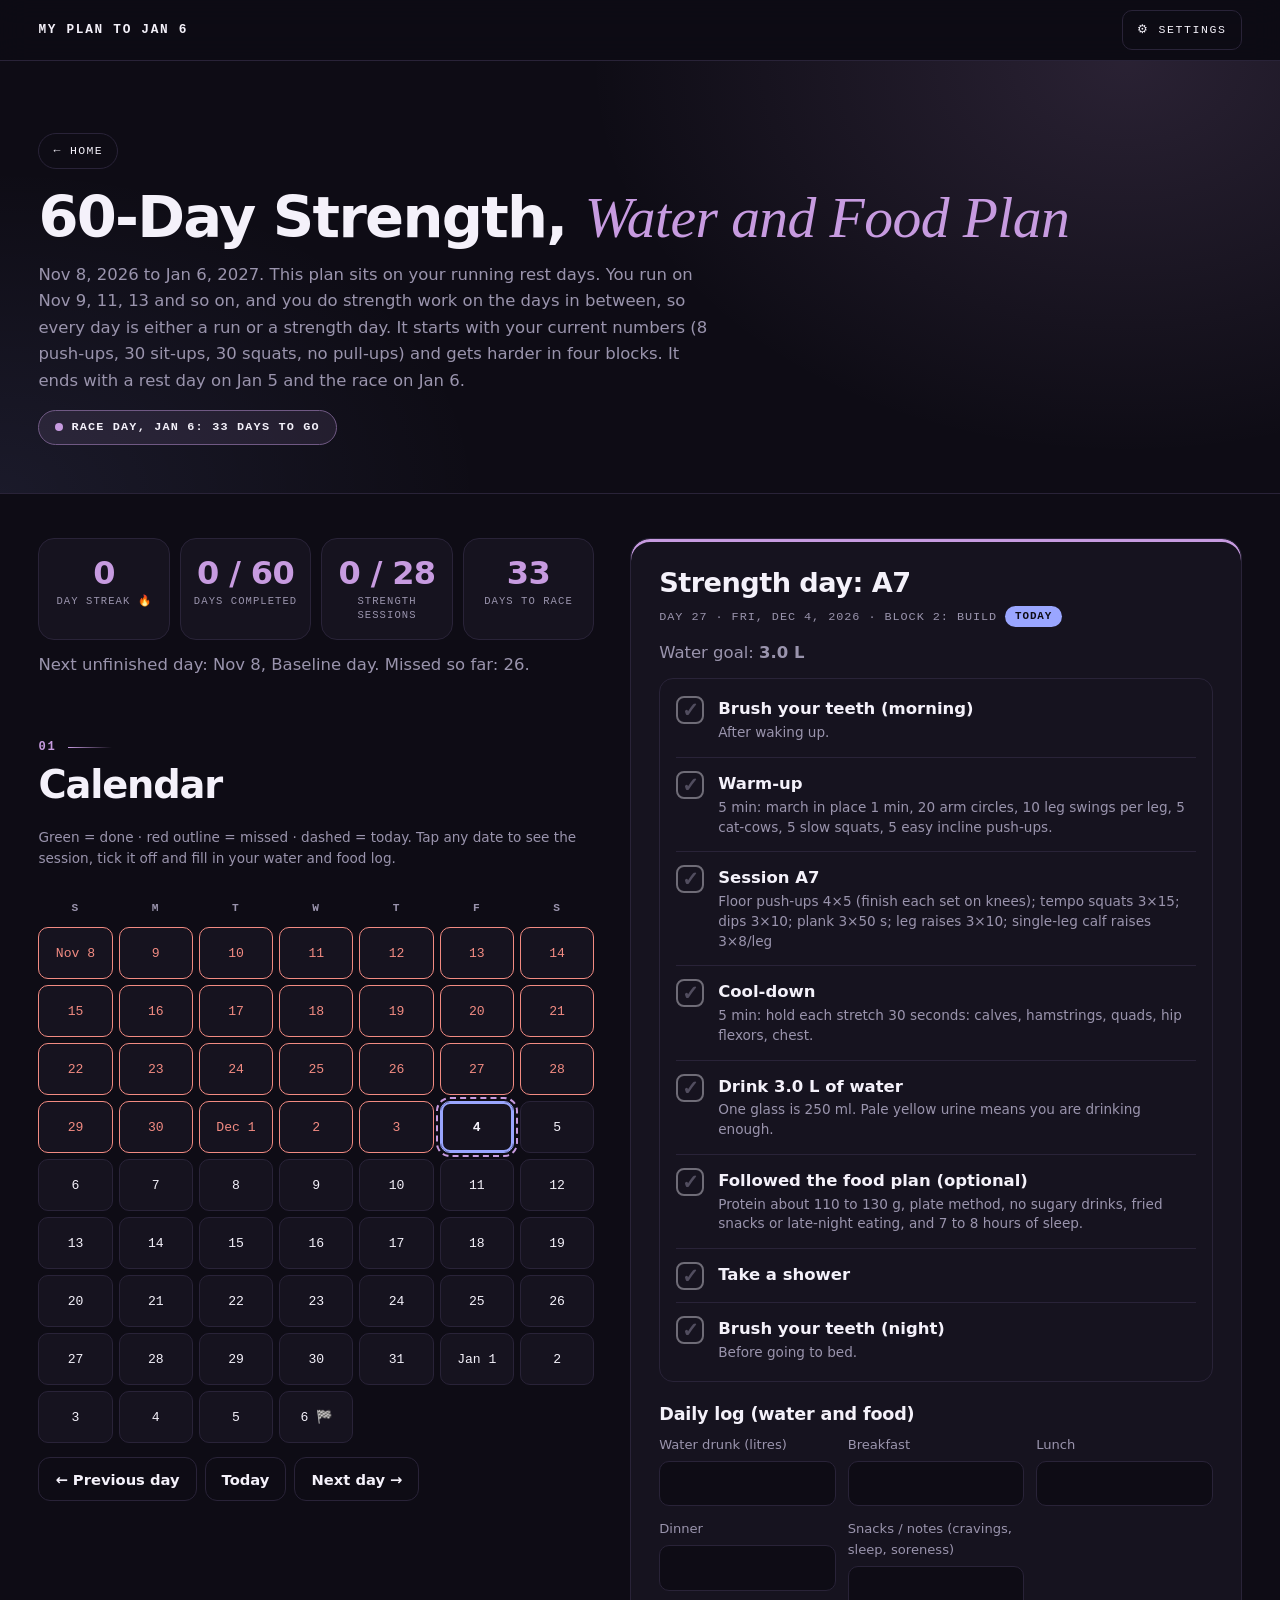
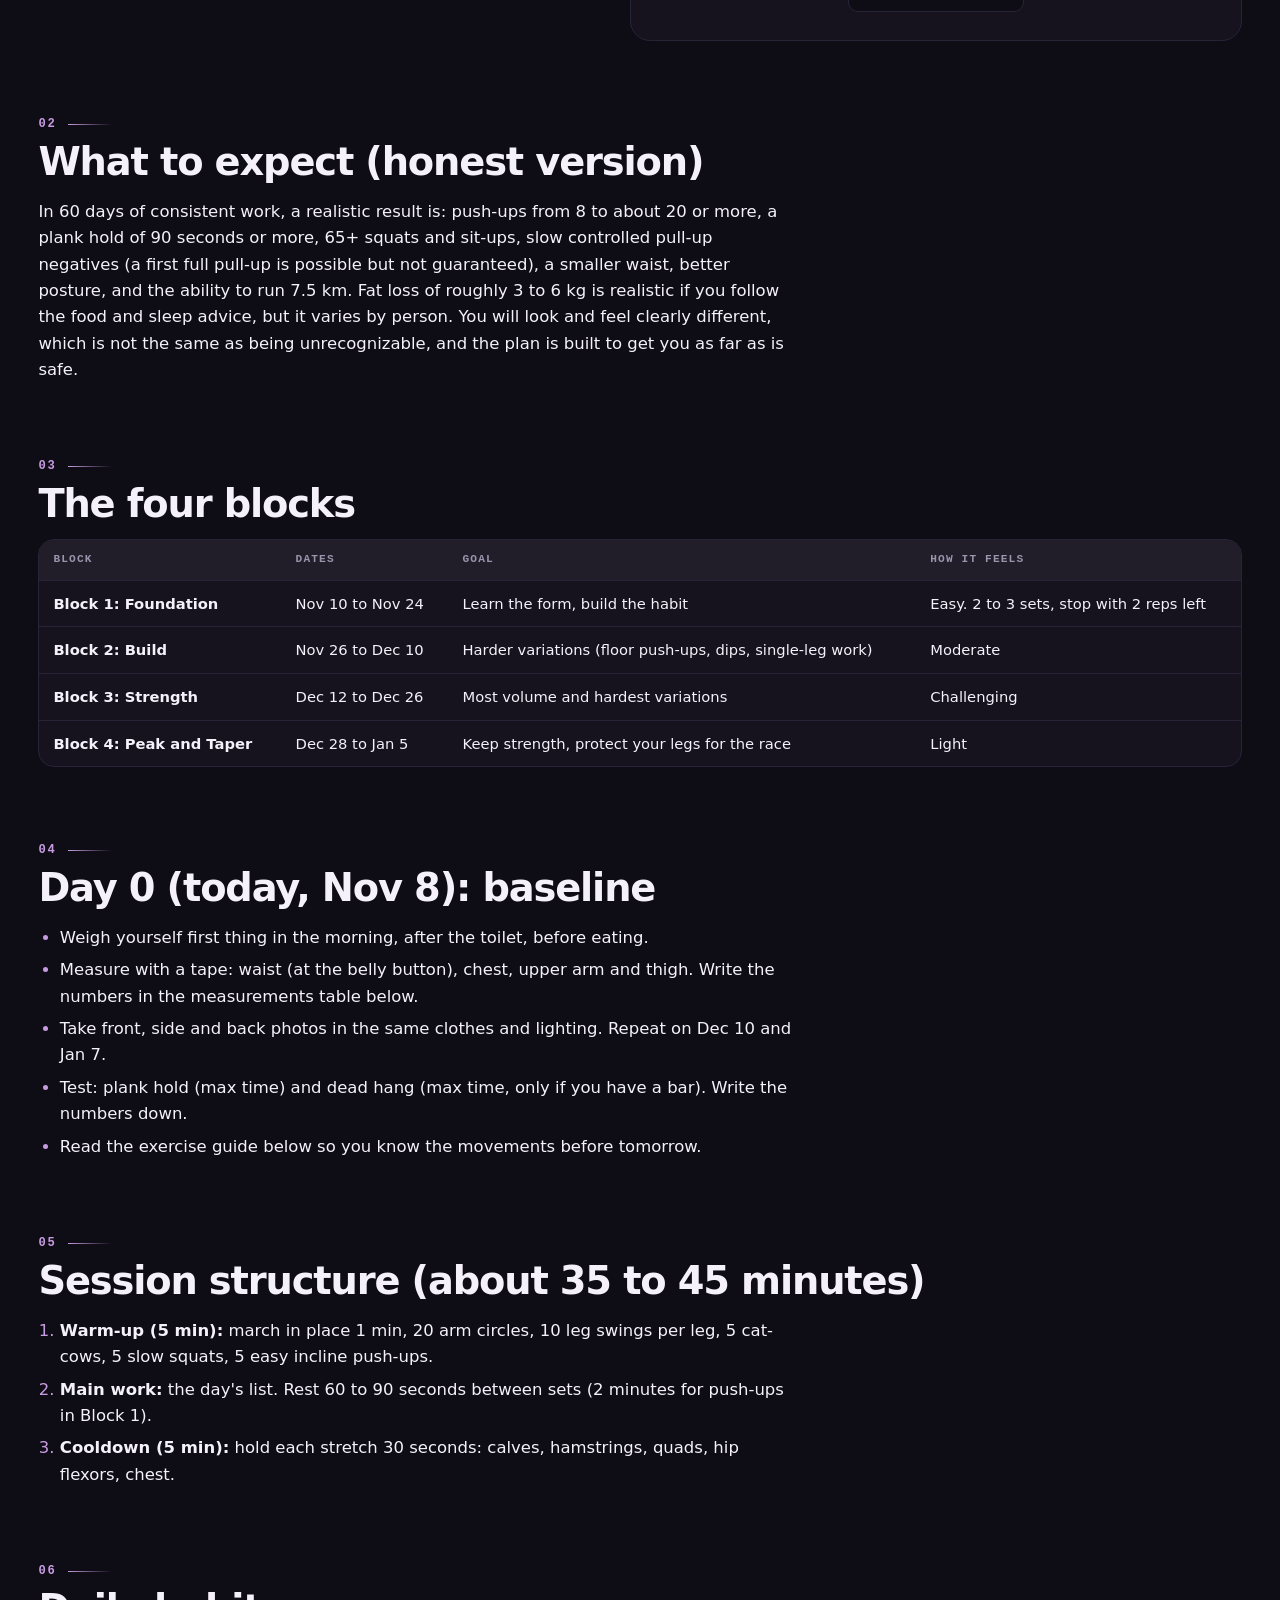
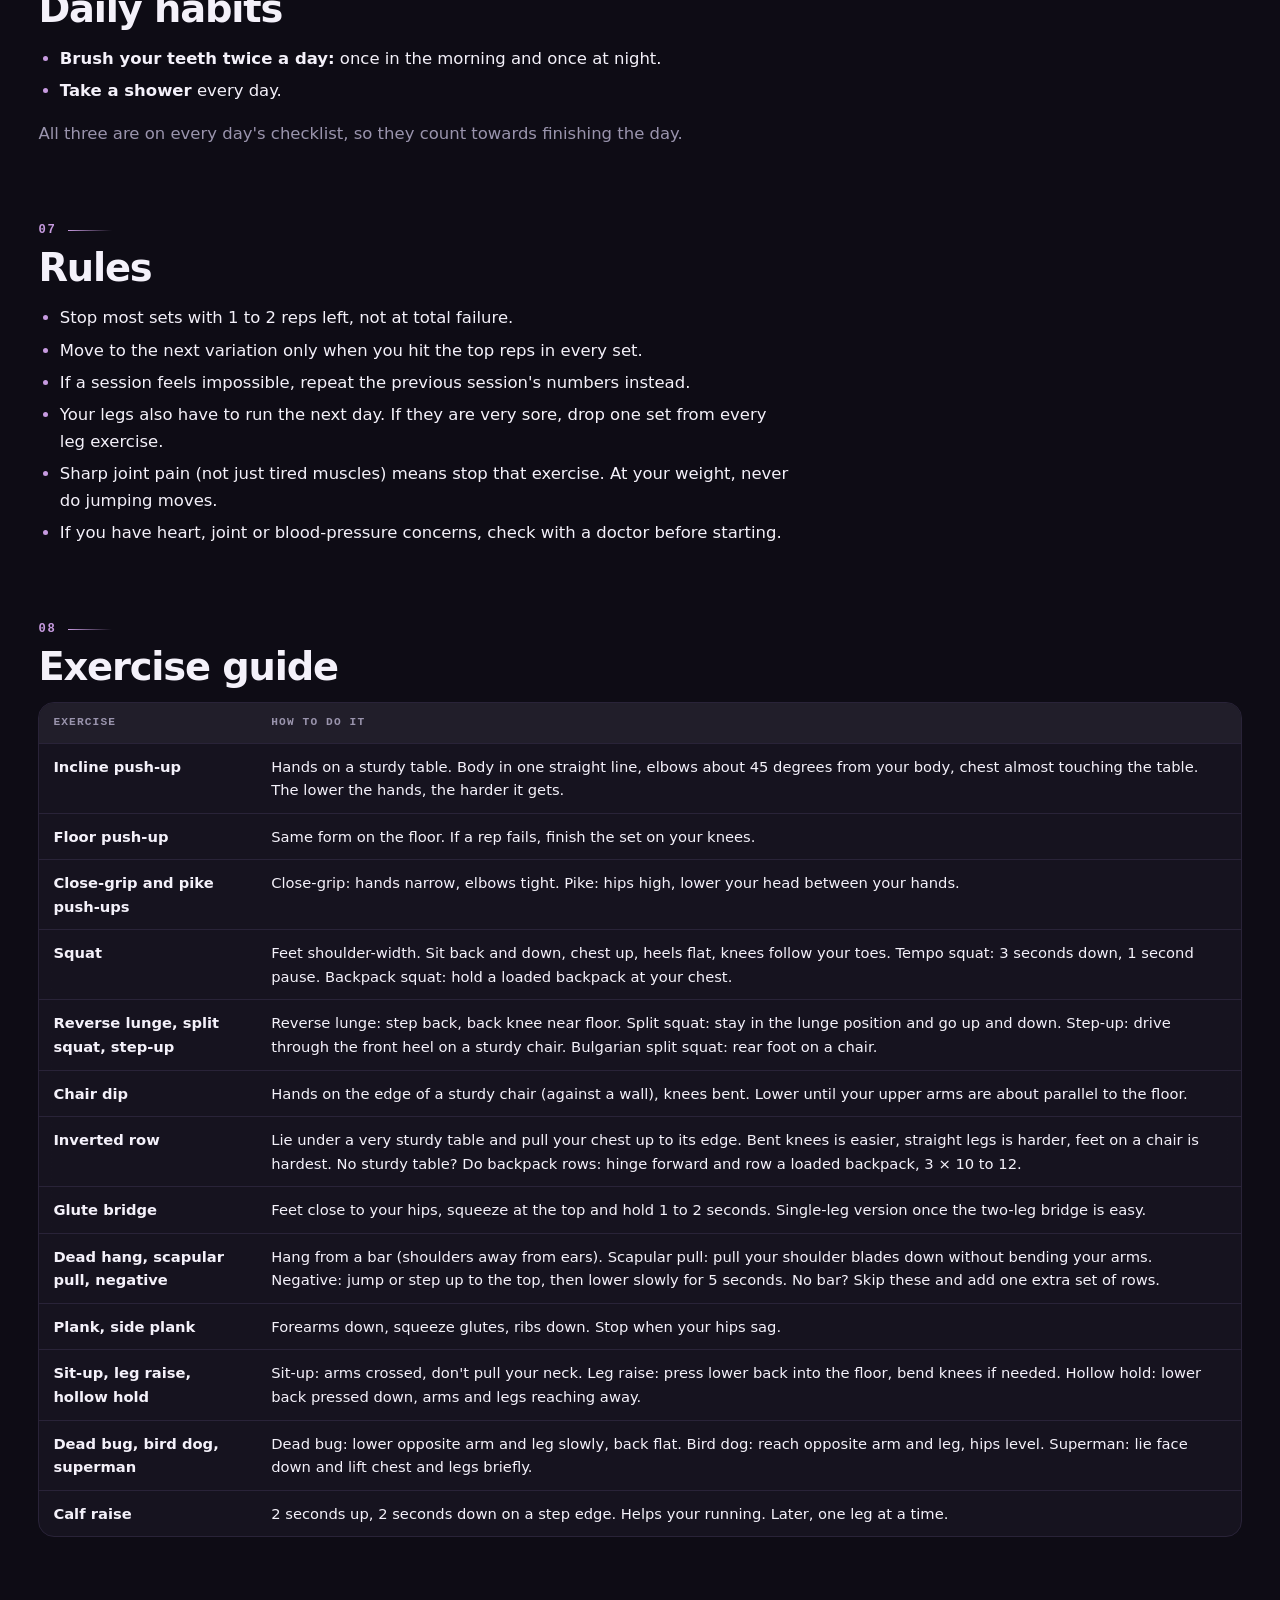
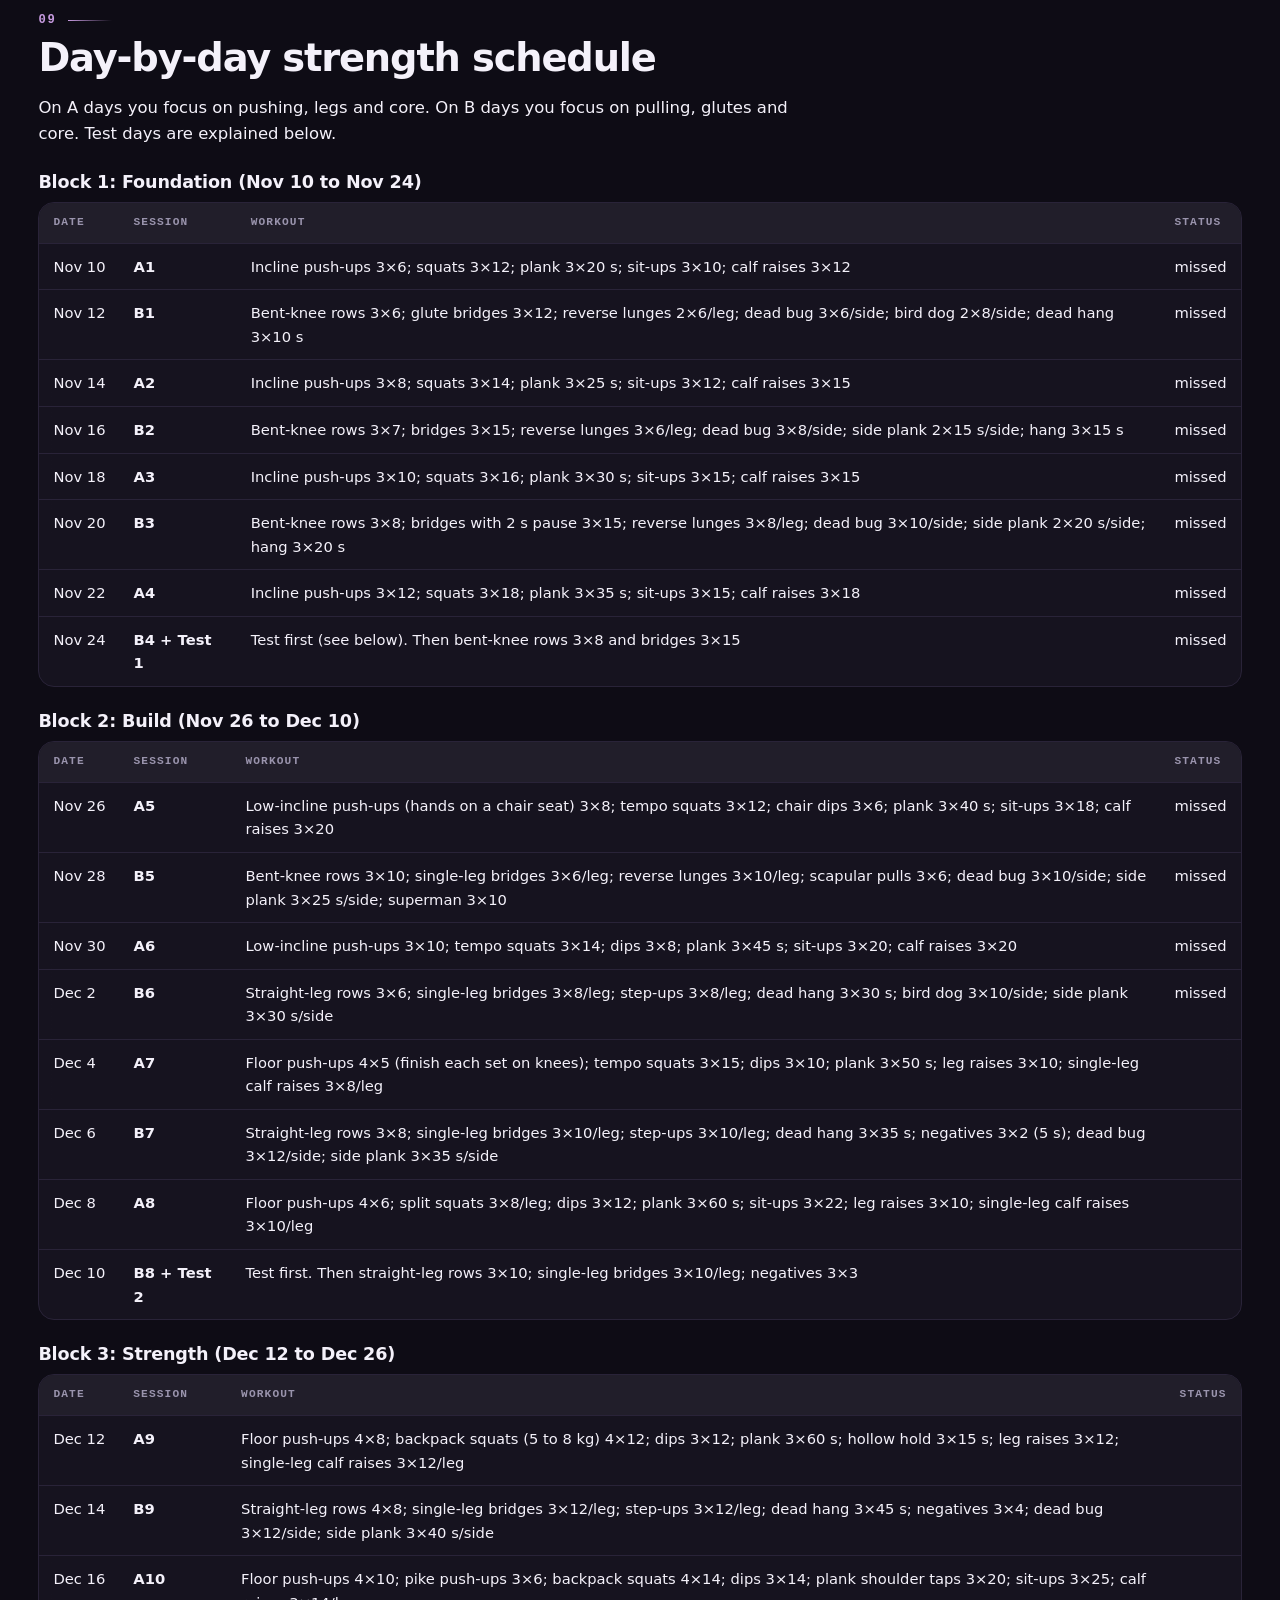
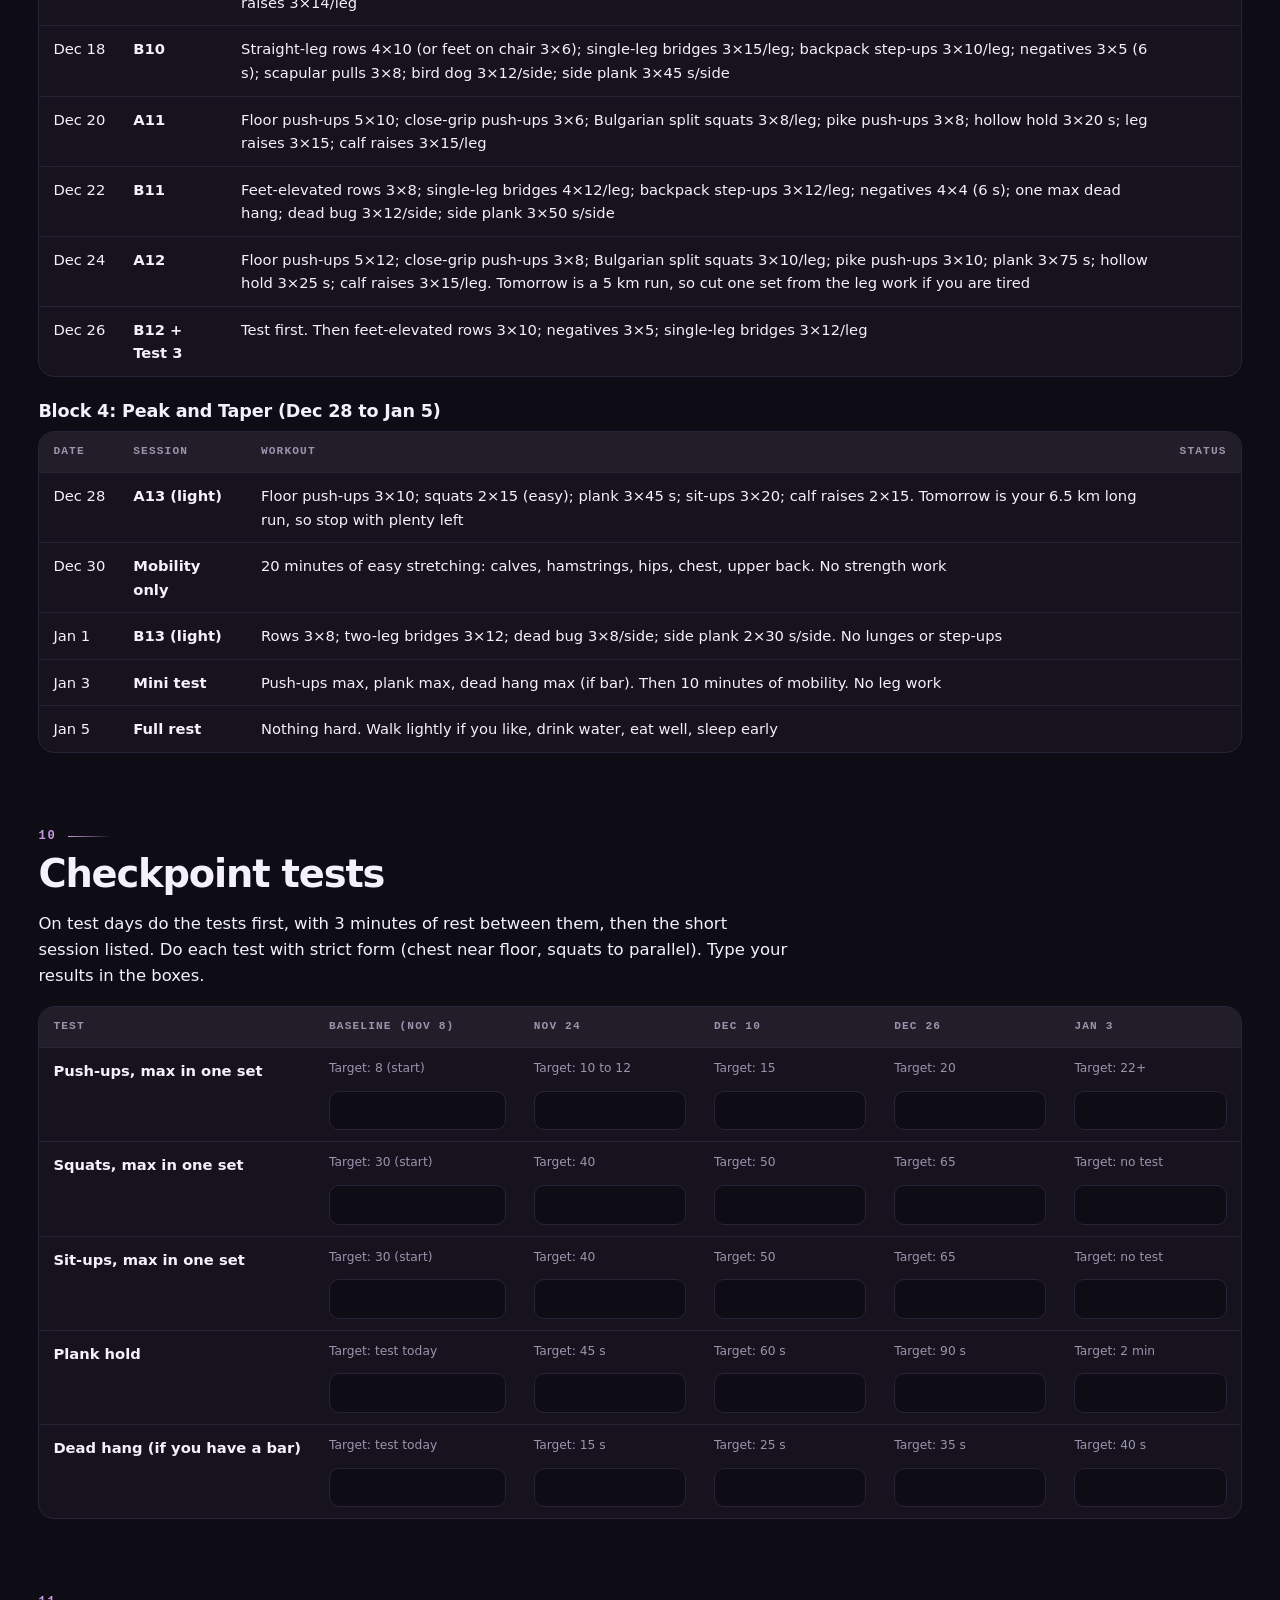
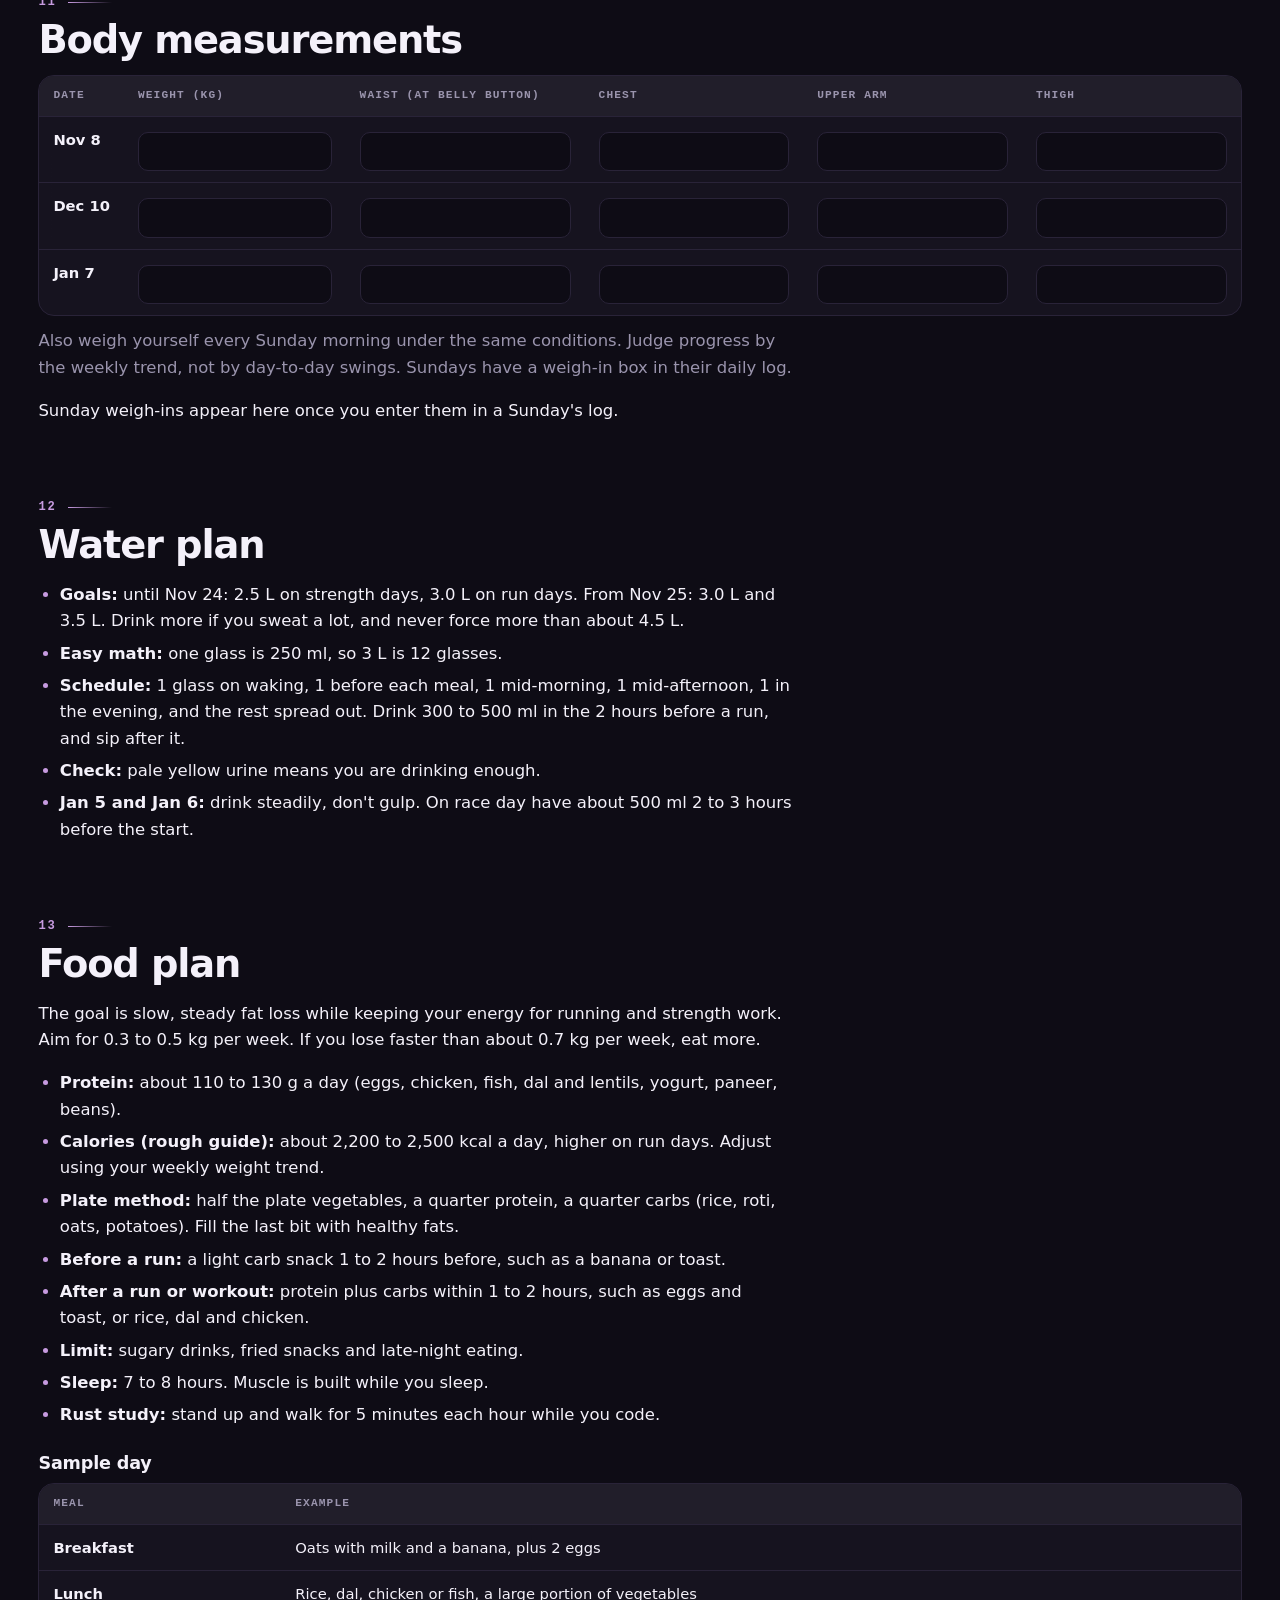
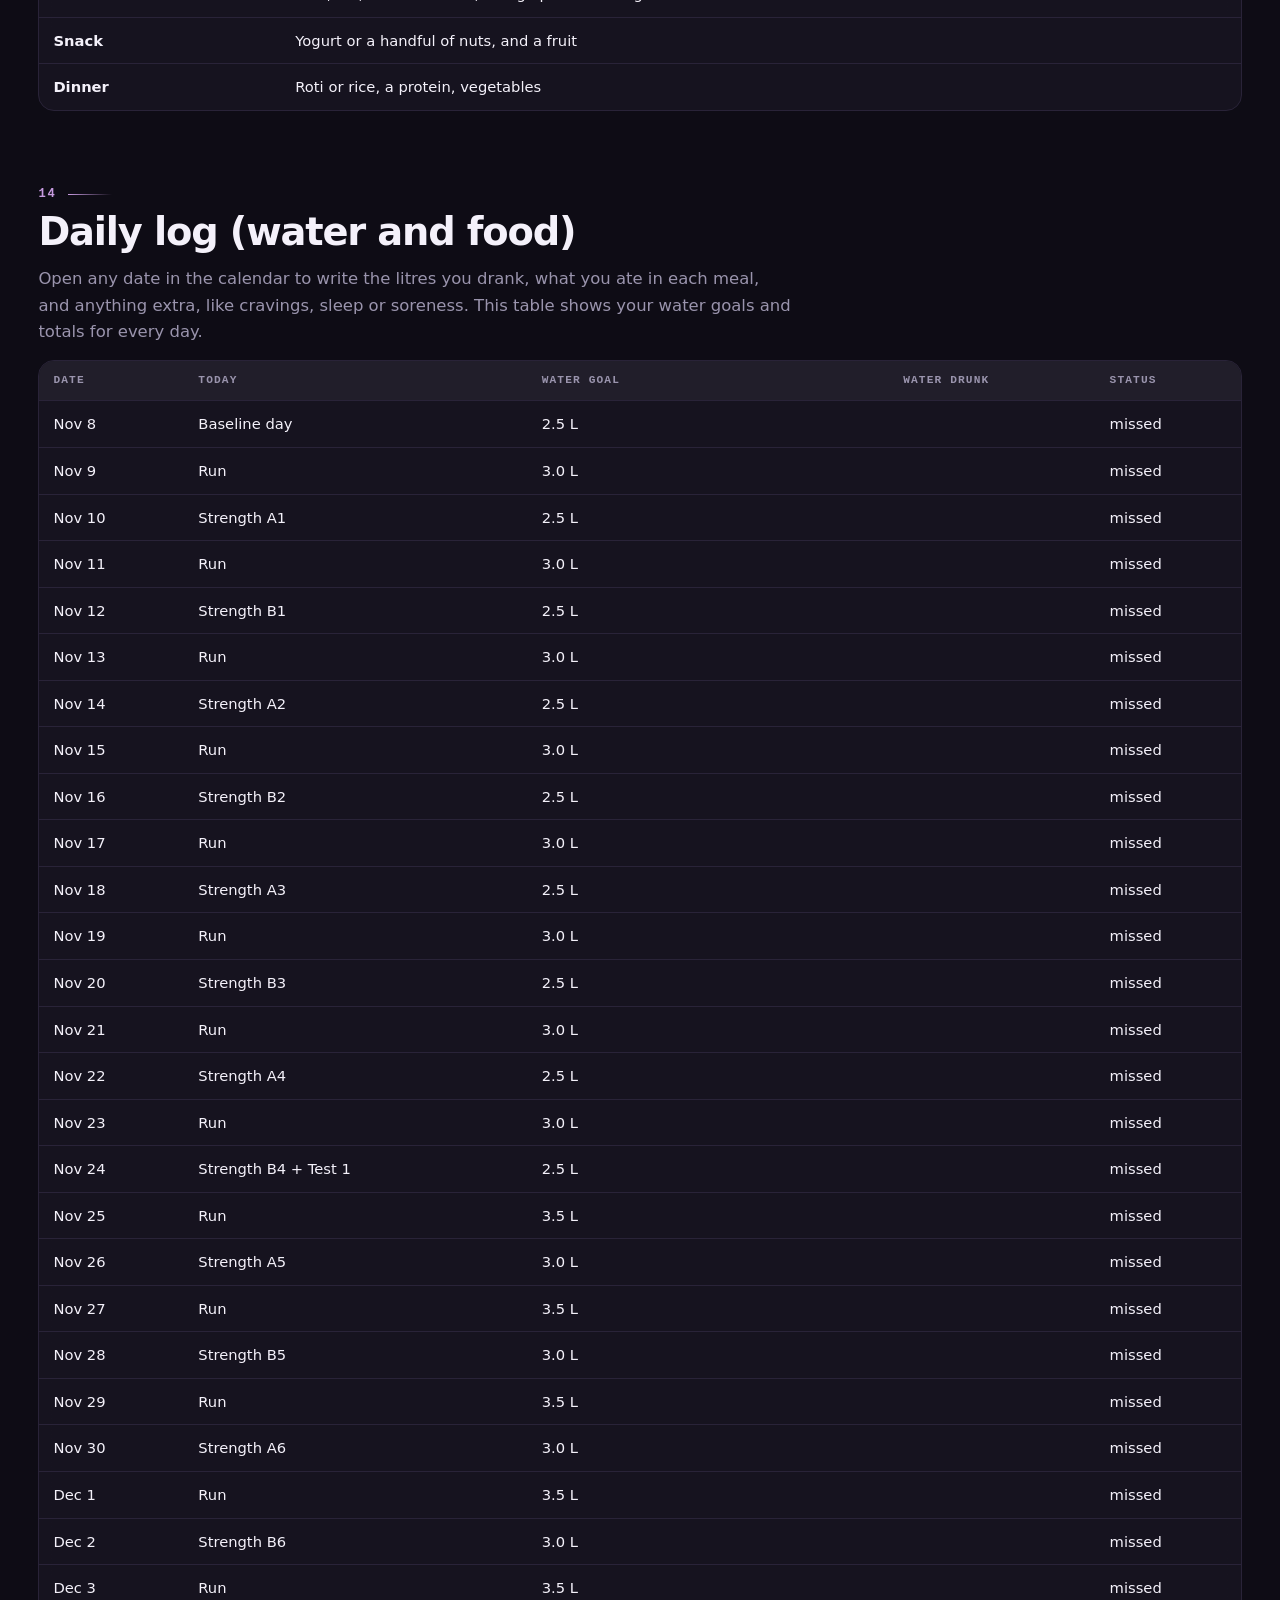
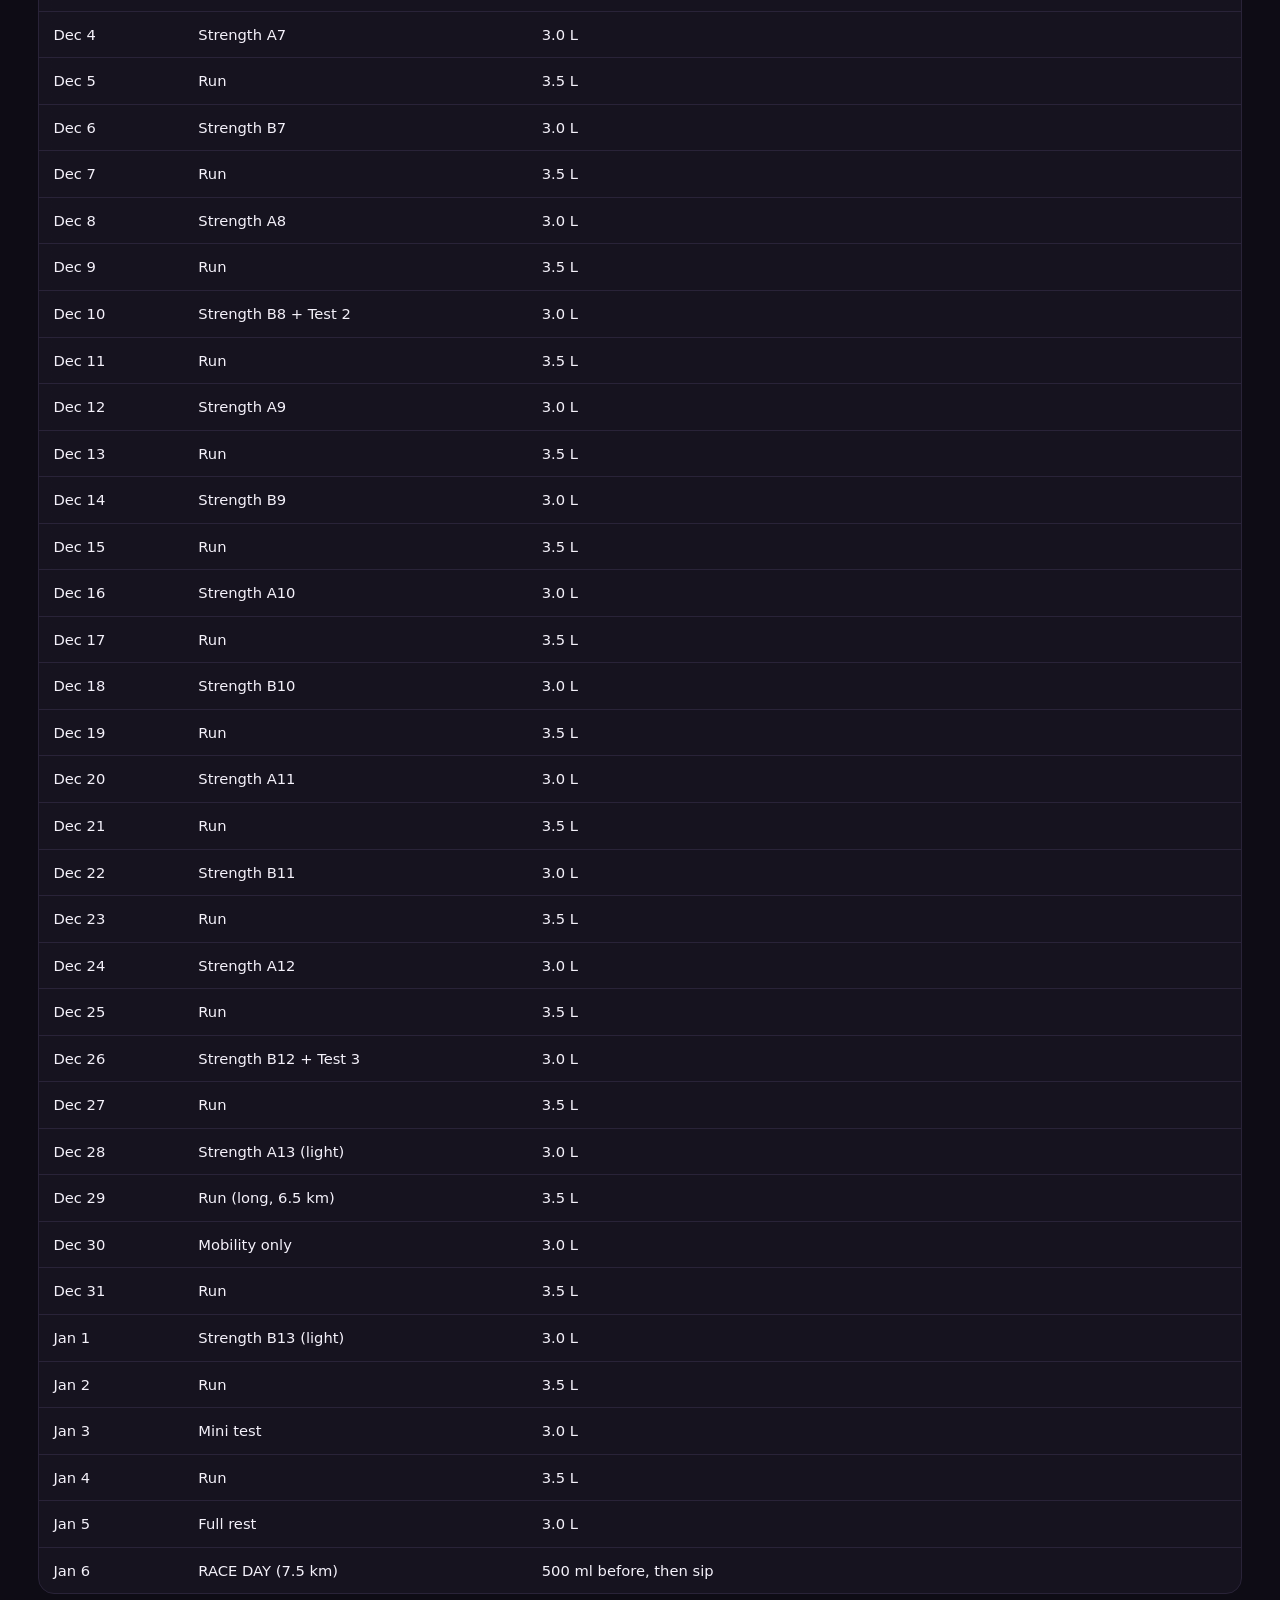
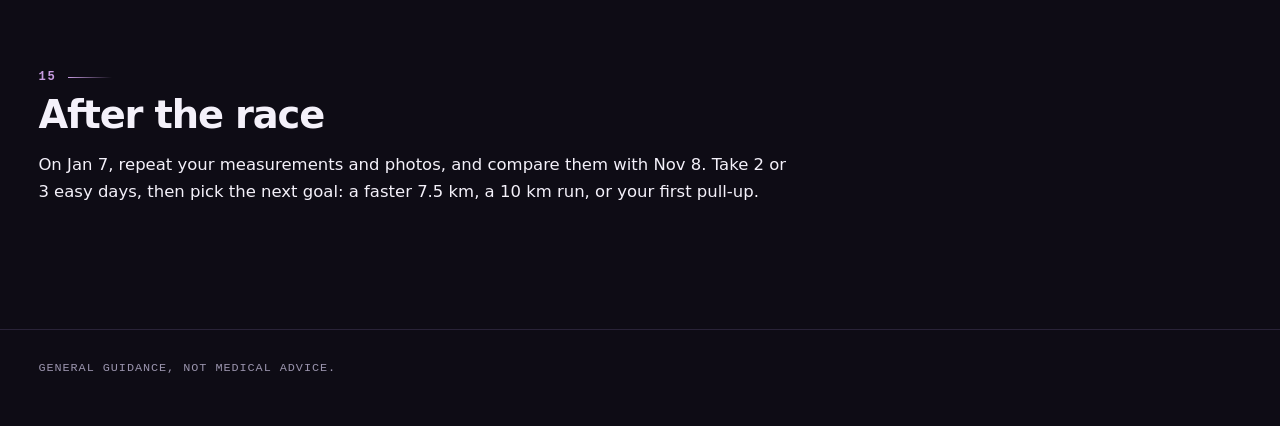
<file: health.html>
<!DOCTYPE html>
<html lang="en">
<head>
  <meta charset="utf-8">
  <meta name="viewport" content="width=device-width, initial-scale=1, viewport-fit=cover">
  <meta name="description" content="A 60-day strength, water and food plan with a daily checklist and log.">
  <meta name="theme-color" content="#0b0b0c">
  <title>Health: Nov 8 to Jan 6</title>
  <link rel="stylesheet" href="styles.css">
  <script src="common.js"></script>
</head>
<body class="theme-health plan-page">

  <!-- Page header -->
  <header class="site-header">
    <div class="wrap">
      <a class="home-link" href="index.html">&larr; Home</a>
      <h1><span>60-Day Strength,</span> <span>Water and Food Plan</span></h1>
      <p>
        Nov 8, 2026 to Jan 6, 2027. This plan sits on your running rest days. You run on Nov 9, 11, 13 and so on,
        and you do strength work on the days in between, so every day is either a run or a strength day.
        It starts with your current numbers (8 push-ups, 30 sit-ups, 30 squats, no pull-ups) and gets harder in
        four blocks. It ends with a rest day on Jan 5 and the race on Jan 6.
      </p>
      <div class="race-badge" id="race-countdown"></div>
    </div>
  </header>

  <main class="wrap">

    <!-- Progress numbers, calendar and the selected day -->
    <section>
      <div class="stats">
        <div class="stat"><b id="stat-streak">0</b><span>day streak &#128293;</span></div>
        <div class="stat"><b id="stat-done">0</b><span>days completed</span></div>
        <div class="stat"><b id="stat-sessions">0</b><span>strength sessions</span></div>
        <div class="stat"><b id="stat-left">0</b><span>days to race</span></div>
      </div>
      <p class="sub" id="next-up" style="margin-top:12px"></p>

      <h2>Calendar</h2>
      <p class="legend">
        Green = done &middot; red outline = missed &middot; dashed = today.
        Tap any date to see the session, tick it off and fill in your water and food log.
      </p>
      <div id="calendar"></div>
      <div class="day-nav" id="day-nav"></div>
      <div class="panel" id="panel"></div>
    </section>

    <!-- What to expect (honest version) -->
    <section>
      <h2>What to expect (honest version)</h2>
      <p>
        In 60 days of consistent work, a realistic result is: push-ups from 8 to about 20 or more, a plank hold of
        90 seconds or more, 65+ squats and sit-ups, slow controlled pull-up negatives (a first full pull-up is
        possible but not guaranteed), a smaller waist, better posture, and the ability to run 7.5 km. Fat loss of
        roughly 3 to 6 kg is realistic if you follow the food and sleep advice, but it varies by person. You will
        look and feel clearly different, which is not the same as being unrecognizable, and the plan is built to
        get you as far as is safe.
      </p>
    </section>

    <!-- The four blocks -->
    <section>
      <h2>The four blocks</h2>
      <div id="block-table"></div>
    </section>

    <!-- Day 0 (today, Nov 8): baseline -->
    <section>
      <h2>Day 0 (today, Nov 8): baseline</h2>
      <ul>
        <li>Weigh yourself first thing in the morning, after the toilet, before eating.</li>
        <li>Measure with a tape: waist (at the belly button), chest, upper arm and thigh. Write the numbers in the measurements table below.</li>
        <li>Take front, side and back photos in the same clothes and lighting. Repeat on Dec 10 and Jan 7.</li>
        <li>Test: plank hold (max time) and dead hang (max time, only if you have a bar). Write the numbers down.</li>
        <li>Read the exercise guide below so you know the movements before tomorrow.</li>
      </ul>
    </section>

    <!-- Session structure (about 35 to 45 minutes) -->
    <section>
      <h2>Session structure (about 35 to 45 minutes)</h2>
      <ol>
        <li><b>Warm-up (5 min):</b> march in place 1 min, 20 arm circles, 10 leg swings per leg, 5 cat-cows, 5 slow squats, 5 easy incline push-ups.</li>
        <li><b>Main work:</b> the day's list. Rest 60 to 90 seconds between sets (2 minutes for push-ups in Block 1).</li>
        <li><b>Cooldown (5 min):</b> hold each stretch 30 seconds: calves, hamstrings, quads, hip flexors, chest.</li>
      </ol>
    </section>

    <!-- Daily habits -->
    <section>
      <h2>Daily habits</h2>
      <ul>
        <li><b>Brush your teeth twice a day:</b> once in the morning and once at night.</li>
        <li><b>Take a shower</b> every day.</li>
      </ul>
      <p class="sub">All three are on every day's checklist, so they count towards finishing the day.</p>
    </section>

    <!-- Rules -->
    <section>
      <h2>Rules</h2>
      <ul>
        <li>Stop most sets with 1 to 2 reps left, not at total failure.</li>
        <li>Move to the next variation only when you hit the top reps in every set.</li>
        <li>If a session feels impossible, repeat the previous session's numbers instead.</li>
        <li>Your legs also have to run the next day. If they are very sore, drop one set from every leg exercise.</li>
        <li>Sharp joint pain (not just tired muscles) means stop that exercise. At your weight, never do jumping moves.</li>
        <li>If you have heart, joint or blood-pressure concerns, check with a doctor before starting.</li>
      </ul>
    </section>

    <!-- Exercise guide -->
    <section>
      <h2>Exercise guide</h2>
      <div id="exercise-guide"></div>
    </section>

    <!-- Day-by-day strength schedule -->
    <section>
      <h2>Day-by-day strength schedule</h2>
      <p>On A days you focus on pushing, legs and core. On B days you focus on pulling, glutes and core. Test days are explained below.</p>
      <div id="schedule-tables"></div>
    </section>

    <!-- Checkpoint tests -->
    <section>
      <h2>Checkpoint tests</h2>
      <p>
        On test days do the tests first, with 3 minutes of rest between them, then the short session listed.
        Do each test with strict form (chest near floor, squats to parallel). Type your results in the boxes.
      </p>
      <div id="test-table"></div>
    </section>

    <!-- Body measurements -->
    <section>
      <h2>Body measurements</h2>
      <div id="measure-table"></div>
      <p class="sub" style="margin-top:12px">
        Also weigh yourself every Sunday morning under the same conditions. Judge progress by the weekly trend,
        not by day-to-day swings. Sundays have a weigh-in box in their daily log.
      </p>
      <p id="weights"></p>
    </section>

    <!-- Water plan -->
    <section>
      <h2>Water plan</h2>
      <ul>
        <li><b>Goals:</b> until Nov 24: 2.5 L on strength days, 3.0 L on run days. From Nov 25: 3.0 L and 3.5 L. Drink more if you sweat a lot, and never force more than about 4.5 L.</li>
        <li><b>Easy math:</b> one glass is 250 ml, so 3 L is 12 glasses.</li>
        <li><b>Schedule:</b> 1 glass on waking, 1 before each meal, 1 mid-morning, 1 mid-afternoon, 1 in the evening, and the rest spread out. Drink 300 to 500 ml in the 2 hours before a run, and sip after it.</li>
        <li><b>Check:</b> pale yellow urine means you are drinking enough.</li>
        <li><b>Jan 5 and Jan 6:</b> drink steadily, don't gulp. On race day have about 500 ml 2 to 3 hours before the start.</li>
      </ul>
    </section>

    <!-- Food plan -->
    <section>
      <h2>Food plan</h2>
      <p>
        The goal is slow, steady fat loss while keeping your energy for running and strength work.
        Aim for 0.3 to 0.5 kg per week. If you lose faster than about 0.7 kg per week, eat more.
      </p>
      <ul>
        <li><b>Protein:</b> about 110 to 130 g a day (eggs, chicken, fish, dal and lentils, yogurt, paneer, beans).</li>
        <li><b>Calories (rough guide):</b> about 2,200 to 2,500 kcal a day, higher on run days. Adjust using your weekly weight trend.</li>
        <li><b>Plate method:</b> half the plate vegetables, a quarter protein, a quarter carbs (rice, roti, oats, potatoes). Fill the last bit with healthy fats.</li>
        <li><b>Before a run:</b> a light carb snack 1 to 2 hours before, such as a banana or toast.</li>
        <li><b>After a run or workout:</b> protein plus carbs within 1 to 2 hours, such as eggs and toast, or rice, dal and chicken.</li>
        <li><b>Limit:</b> sugary drinks, fried snacks and late-night eating.</li>
        <li><b>Sleep:</b> 7 to 8 hours. Muscle is built while you sleep.</li>
        <li><b>Rust study:</b> stand up and walk for 5 minutes each hour while you code.</li>
      </ul>
      <h3 style="margin-top:20px">Sample day</h3>
      <div id="sample-day"></div>
    </section>

    <!-- Daily log (water and food) -->
    <section>
      <h2>Daily log (water and food)</h2>
      <p class="sub">
        Open any date in the calendar to write the litres you drank, what you ate in each meal, and anything extra,
        like cravings, sleep or soreness. This table shows your water goals and totals for every day.
      </p>
      <div id="log-table"></div>
    </section>

    <!-- After the race -->
    <section>
      <h2>After the race</h2>
      <p>
        On Jan 7, repeat your measurements and photos, and compare them with Nov 8. Take 2 or 3 easy days, then pick
        the next goal: a faster 7.5 km, a 10 km run, or your first pull-up.
      </p>
    </section>

  </main>

  <!-- Footer -->
  <footer>
    <div class="wrap">General guidance, not medical advice.</div>
  </footer>

  <!-- =====================================================================
       Scripts. common.js (loaded in the head) has the shared code,
       data.js has the plan data, and the script below runs this page.
       ===================================================================== -->
<script src="data.js"></script>
<script>
/**
 * Health page: 60-day strength, water and food plan.
 * Needs: common.js (App) and data.js (HEALTH).
 *
 * Every day has a checklist (water goal, plus the session on strength days).
 * A day is "complete" when every required item is ticked; the food tick is
 * optional. Each day also has a log (water drunk, meals, notes).
 * Progress is saved in localStorage.
 */
(() => {
  "use strict";

  const {
    $, TOTAL_DAYS, esc,
    loadState, saveState, todayNumber, daysUntilRace, clampDay, formatDate, shortDate, dayDate,
    renderCalendar, renderDayNav, dayTag, burstConfetti, showToast,
  } = App;

  const { RUN_LABELS, BLOCKS, EXERCISES, SESSIONS,
          TEST_DATES, TESTS, MEASURE_ROWS, MEASURE_COLS, SAMPLE_DAY } = HEALTH;

  const STORAGE_KEY = "health-plan-v1";
  const RACE_DAY = TOTAL_DAYS;

  // ---------------------------------------------------------------------
  // State
  // ---------------------------------------------------------------------

  const state = loadState(STORAGE_KEY);
  state.measurements = state.measurements || {};
  state.tests = state.tests || {};
  let selectedDay = clampDay(todayNumber());

  /** Saved data for one day: { checked: { itemId: true }, log: { field: text } }. */
  function getDayData(day) {
    if (!state.days[day]) state.days[day] = {};
    const data = state.days[day];
    data.checked = data.checked || {};
    data.log = data.log || {};
    return data;
  }

  // ---------------------------------------------------------------------
  // The plan for a day
  // ---------------------------------------------------------------------

  // The day-by-day rules live in data.js (HEALTH.kindOf, waterGoal, tasksFor).
  const { kindOf, waterGoal, sessionOn } = HEALTH;

  const isSessionDay = (day) => ["strength", "mobility", "test"].includes(kindOf(day));

  function blockOf(day) {
    return BLOCKS.find((block) => day >= block.firstDay && day <= block.lastDay);
  }

  function waterText(day) {
    const goal = waterGoal(day);
    return goal === null ? "500 ml before, then sip" : `${goal.toFixed(1)} L`;
  }

  function planLabel(day) {
    const kind = kindOf(day);
    if (kind === "baseline") return "Baseline day";
    if (kind === "race") return "RACE DAY (7.5 km)";
    if (kind === "run") return RUN_LABELS[day] || "Run";
    const session = sessionOn(day);
    return kind === "strength" ? `Strength ${session.code}` : session.code;
  }

  function isDayComplete(day) {
    const { checked } = getDayData(day);
    return HEALTH.tasksFor(day).items.filter((item) => !item.optional).every((item) => checked[item.id]);
  }

  // ---------------------------------------------------------------------
  // Rendering: the day panel and its log
  // ---------------------------------------------------------------------

  const LOG_FIELDS = [
    ["water", "Water drunk (litres)", "number"],
    ["breakfast", "Breakfast", "text"],
    ["lunch", "Lunch", "text"],
    ["dinner", "Dinner", "text"],
    ["snacks", "Snacks / notes (cravings, sleep, soreness)", "text"],
  ];

  function renderDayPanel() {
    const day = selectedDay;
    const kind = kindOf(day);
    const { checked, log } = getDayData(day);
    const { items } = HEALTH.tasksFor(day);
    const titles = { baseline: "Baseline day", run: "Run day", strength: "Strength day", test: "Test day", mobility: "Mobility day", rest: "Full rest", race: "RACE DAY" };

    const rows = items.map((item) => `
      <div class="check-item ${checked[item.id] ? "checked" : ""}">
        <input type="checkbox" id="item-${item.id}" ${checked[item.id] ? "checked" : ""}>
        <label for="item-${item.id}">
          <b>${item.label}</b>
          ${item.detail ? `<small>${item.detail}</small>` : ""}
        </label>
      </div>`).join("");

    const runNote = kind === "run" || kind === "race"
      ? `<p class="muted-line">The run itself is on the Marathon page. Here you track water and food.</p>` : "";

    const fields = LOG_FIELDS.slice();
    if (dayDate(day).getDay() === 0) fields.unshift(["weight", "Sunday weigh-in (kg)", "number"]);
    const fieldHtml = fields.map(([key, label, type]) => `
      <label class="field">${label}
        <input type="${type}" ${type === "number" ? 'step="0.1" min="0"' : ""} data-log="${key}" value="${esc(log[key])}">
      </label>`).join("");

    const block = blockOf(day);
    $("panel").innerHTML = `
      <h2>${titles[kind]}${isSessionDay(day) && sessionOn(day).kind === "strength" ? `: ${sessionOn(day).code}` : ""}</h2>
      <div class="panel-date">Day ${day} &middot; ${formatDate(day)} &middot; ${block.name}${dayTag(day, isDayComplete(day))}</div>
      <p class="muted-line">Water goal: <b>${waterText(day)}</b></p>
      ${runNote}
      <div class="box">${rows}</div>
      <h3 class="log-title">Daily log (water and food)</h3>
      <div class="log-grid">${fieldHtml}</div>`;

    items.forEach((item) => {
      const checkbox = $(`item-${item.id}`);
      checkbox.onchange = () => handleToggle(day, item.id, checkbox);
    });
    $("panel").querySelectorAll("[data-log]").forEach((input) => {
      input.oninput = () => {
        getDayData(day).log[input.dataset.log] = input.value;
        saveState(STORAGE_KEY, state);
        renderWeights();
        renderLogTable();
      };
    });
  }

  // ---------------------------------------------------------------------
  // Rendering: stats, next-up line, schedule and log tables
  // ---------------------------------------------------------------------

  function currentStreak() {
    let streak = 0;
    let day = Math.min(TOTAL_DAYS, todayNumber());
    if (day >= 1 && !isDayComplete(day)) day--; // today may not be finished yet
    while (day >= 1 && isDayComplete(day)) {
      streak++;
      day--;
    }
    return streak;
  }

  /** Updates the stat boxes. Returns the number of completed days. */
  function renderStats() {
    let completedDays = 0;
    let sessionsDone = 0;
    let sessionsTotal = 0;

    for (let day = 1; day <= TOTAL_DAYS; day++) {
      const done = isDayComplete(day);
      if (done) completedDays++;
      if (isSessionDay(day)) {
        sessionsTotal++;
        if (done) sessionsDone++;
      }
    }

    $("stat-streak").textContent = currentStreak();
    $("stat-done").textContent = `${completedDays} / ${TOTAL_DAYS}`;
    $("stat-sessions").textContent = `${sessionsDone} / ${sessionsTotal}`;
    $("stat-left").textContent = Math.max(0, daysUntilRace());

    renderNextUp();
    return completedDays;
  }

  function renderNextUp() {
    const today = todayNumber();
    let missed = 0;
    let next = null;

    for (let day = 1; day <= TOTAL_DAYS; day++) {
      if (isDayComplete(day)) continue;
      if (next === null) next = day;
      if (day < today) missed++;
    }

    const parts = [];
    if (today < 1) parts.push("The plan starts on Nov 8, 2026.");
    parts.push(next === null
      ? "Every day is done. Good luck on race day!"
      : `Next unfinished day: ${shortDate(next)}, ${planLabel(next)}.`);
    if (missed > 0) parts.push(`Missed so far: ${missed}.`);
    $("next-up").textContent = parts.join(" ");
  }

  function statusOf(day) {
    return isDayComplete(day) ? "✓ done" : (day < todayNumber() ? "missed" : "");
  }

  function renderScheduleTables() {
    $("schedule-tables").innerHTML = BLOCKS.slice(1).map((block) => {
      const rows = SESSIONS
        .filter((s) => s.day >= block.firstDay && s.day <= block.lastDay)
        .map((s) => `<tr><td>${s.date}</td><td><b>${s.code}</b></td><td>${s.workout}</td><td>${statusOf(s.day)}</td></tr>`)
        .join("");
      return `
        <h3 style="margin-top:20px">${block.name} (${block.dates})</h3>
        <div class="scroll"><table>
          <tr><th>Date</th><th>Session</th><th>Workout</th><th>Status</th></tr>${rows}
        </table></div>`;
    }).join("");
  }

  function renderLogTable() {
    let rows = "";
    for (let day = 1; day <= TOTAL_DAYS; day++) {
      const { log } = getDayData(day);
      rows += `
        <tr>
          <td>${shortDate(day)}</td>
          <td>${planLabel(day)}</td>
          <td>${waterText(day)}</td>
          <td>${esc(log.water) ? esc(log.water) + " L" : ""}</td>
          <td>${statusOf(day)}</td>
        </tr>`;
    }
    $("log-table").innerHTML = `
      <div class="scroll"><table>
        <tr><th>Date</th><th>Today</th><th>Water goal</th><th>Water drunk</th><th>Status</th></tr>${rows}
      </table></div>`;
  }

  function renderWeights() {
    const entries = [];
    for (let day = 1; day <= TOTAL_DAYS; day++) {
      const weight = getDayData(day).log.weight;
      if (weight) entries.push(`${shortDate(day)}: <b>${esc(weight)} kg</b>`);
    }
    $("weights").innerHTML = entries.length
      ? `Sunday weigh-ins: ${entries.join(" &middot; ")}`
      : "Sunday weigh-ins appear here once you enter them in a Sunday's log.";
  }

  // ---------------------------------------------------------------------
  // Static sections: exercise guide, tests, measurements, sample day
  // ---------------------------------------------------------------------

  function renderStaticSections() {
    $("exercise-guide").innerHTML = `
      <div class="scroll"><table>
        <tr><th>Exercise</th><th>How to do it</th></tr>
        ${EXERCISES.map(([name, how]) => `<tr><td><b>${name}</b></td><td>${how}</td></tr>`).join("")}
      </table></div>`;

    $("block-table").innerHTML = `
      <div class="scroll"><table>
        <tr><th>Block</th><th>Dates</th><th>Goal</th><th>How it feels</th></tr>
        ${BLOCKS.slice(1).map((b) => `<tr><td><b>${b.name}</b></td><td>${b.dates}</td><td>${b.goal}</td><td>${b.feel}</td></tr>`).join("")}
      </table></div>`;

    $("test-table").innerHTML = `
      <div class="scroll"><table>
        <tr><th>Test</th>${TEST_DATES.map((d) => `<th>${d}</th>`).join("")}</tr>
        ${TESTS.map((test, row) => `
          <tr>
            <td><b>${test.name}</b></td>
            ${test.targets.map((target, col) => `
              <td><small class="muted-line">Target: ${target}</small>
                <input type="text" class="cell-input" data-test="${row}-${col}" aria-label="${test.name}, ${TEST_DATES[col]}" value="${esc(state.tests[`${row}-${col}`])}"></td>`).join("")}
          </tr>`).join("")}
      </table></div>`;

    $("measure-table").innerHTML = `
      <div class="scroll"><table>
        <tr><th>Date</th>${MEASURE_COLS.map(([, label]) => `<th>${label}</th>`).join("")}</tr>
        ${MEASURE_ROWS.map((date) => `
          <tr>
            <td><b>${date}</b></td>
            ${MEASURE_COLS.map(([key, label]) => `
              <td><input type="text" class="cell-input" data-measure="${date}|${key}" aria-label="${label}, ${date}" value="${esc((state.measurements[date] || {})[key])}"></td>`).join("")}
          </tr>`).join("")}
      </table></div>`;

    $("sample-day").innerHTML = `
      <div class="scroll"><table>
        <tr><th>Meal</th><th>Example</th></tr>
        ${SAMPLE_DAY.map(([meal, example]) => `<tr><td><b>${meal}</b></td><td>${example}</td></tr>`).join("")}
      </table></div>`;

    document.querySelectorAll("[data-test]").forEach((input) => {
      input.oninput = () => { state.tests[input.dataset.test] = input.value; saveState(STORAGE_KEY, state); };
    });
    document.querySelectorAll("[data-measure]").forEach((input) => {
      input.oninput = () => {
        const [date, key] = input.dataset.measure.split("|");
        state.measurements[date] = state.measurements[date] || {};
        state.measurements[date][key] = input.value;
        saveState(STORAGE_KEY, state);
      };
    });
  }

  function renderRaceCountdown() {
    const daysLeft = daysUntilRace();
    $("race-countdown").textContent = daysLeft > 0
      ? `Race day, Jan 6: ${daysLeft} days to go`
      : "Race day is here. Good luck!";
  }

  function selectDay(day) {
    selectedDay = day;
    render();
  }

  function render() {
    renderCalendar({ container: $("calendar"), selectedDay, isDayComplete, onPick: selectDay });
    renderDayPanel();
    state.completedCount = renderStats(); // the home page reads this
    renderScheduleTables();
    renderLogTable();
    renderWeights();
    renderRaceCountdown();
    saveState(STORAGE_KEY, state);
  }

  // ---------------------------------------------------------------------
  // Ticking an item
  // ---------------------------------------------------------------------

  function handleToggle(day, itemId, checkbox) {
    const wasComplete = isDayComplete(day);
    getDayData(day).checked[itemId] = checkbox.checked;
    render();

    if (wasComplete || !isDayComplete(day)) return;

    if (day === RACE_DAY) {
      burstConfetti(window.innerWidth / 2, window.innerHeight / 2, 200);
      showToast("Race day logged. Great job!");
    } else {
      burstConfetti(window.innerWidth / 2, window.innerHeight / 3, 120);
      showToast(`Day ${day} complete!`);
    }
  }

  // ---------------------------------------------------------------------
  // Start
  // ---------------------------------------------------------------------

  renderStaticSections();
  renderDayNav({ container: $("day-nav"), getSelectedDay: () => selectedDay, onPick: selectDay });
  render();
})();
</script>

</body>
</html>
</file>
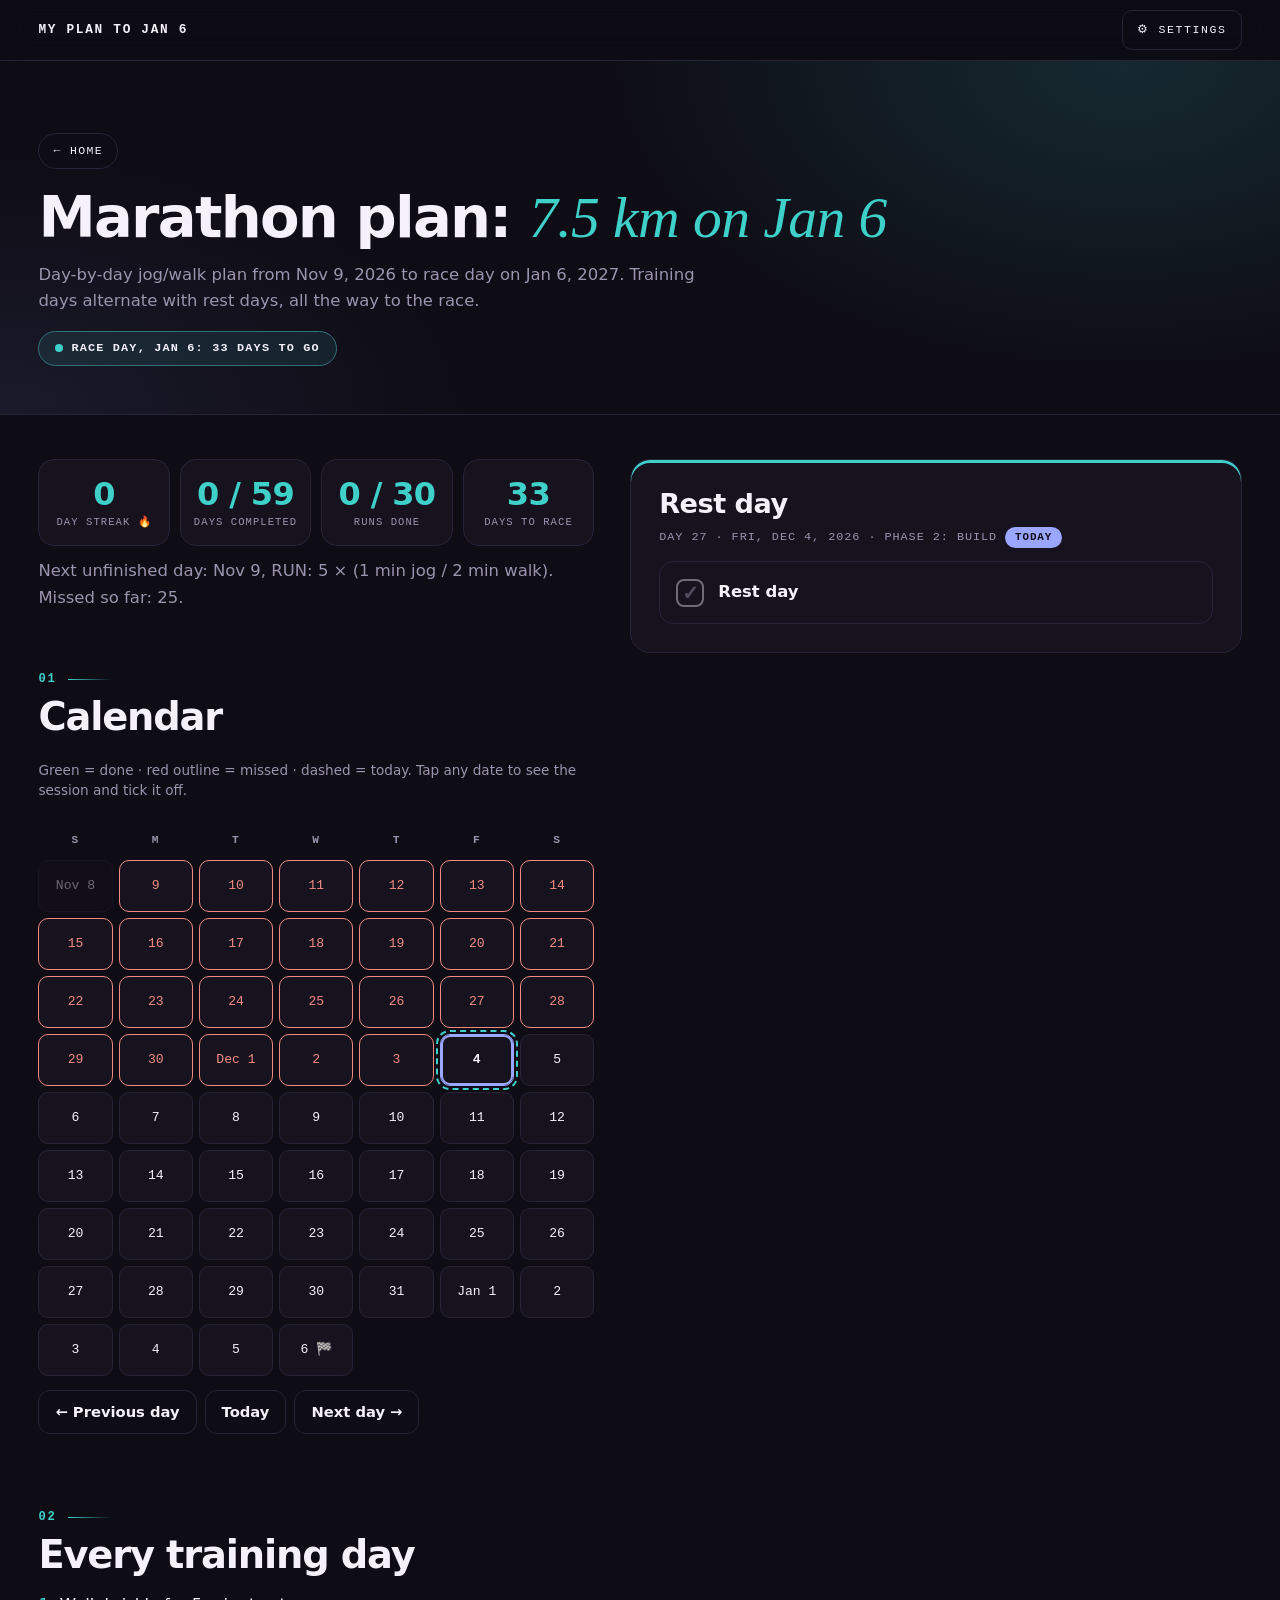
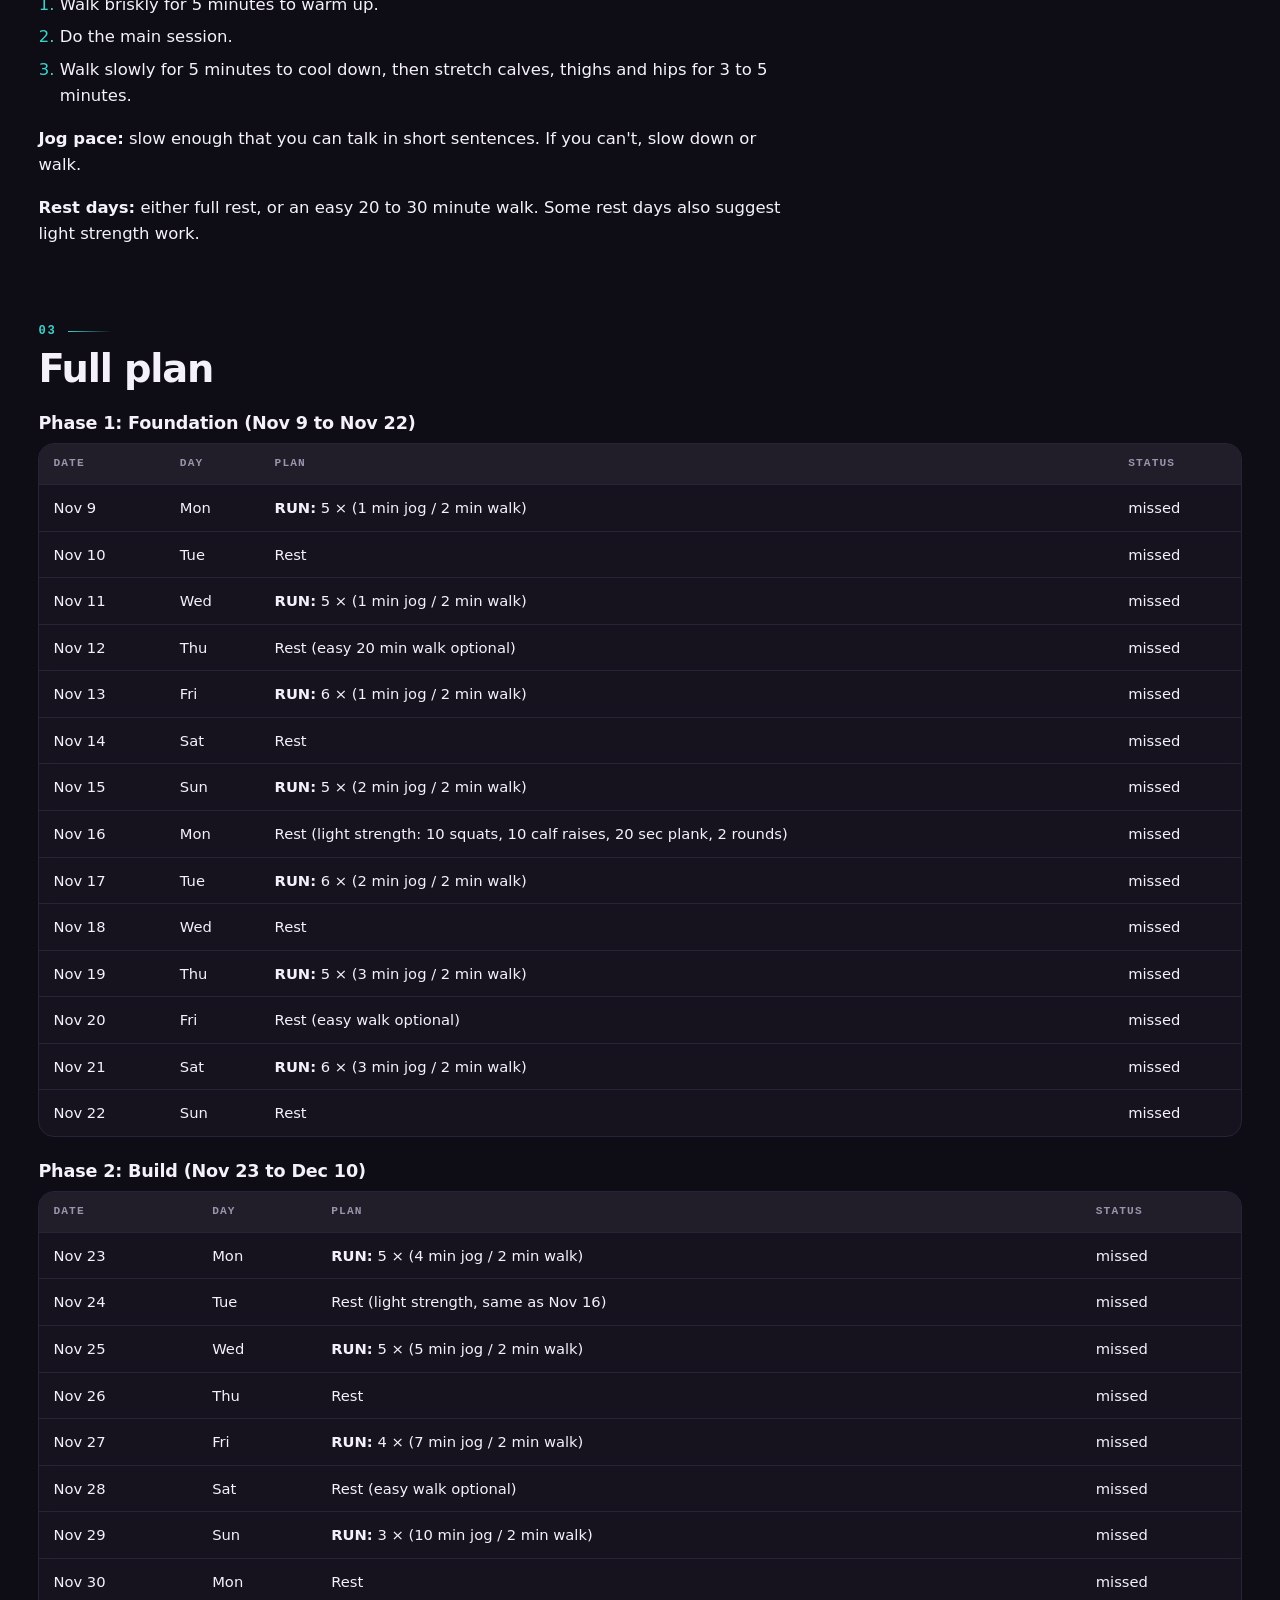
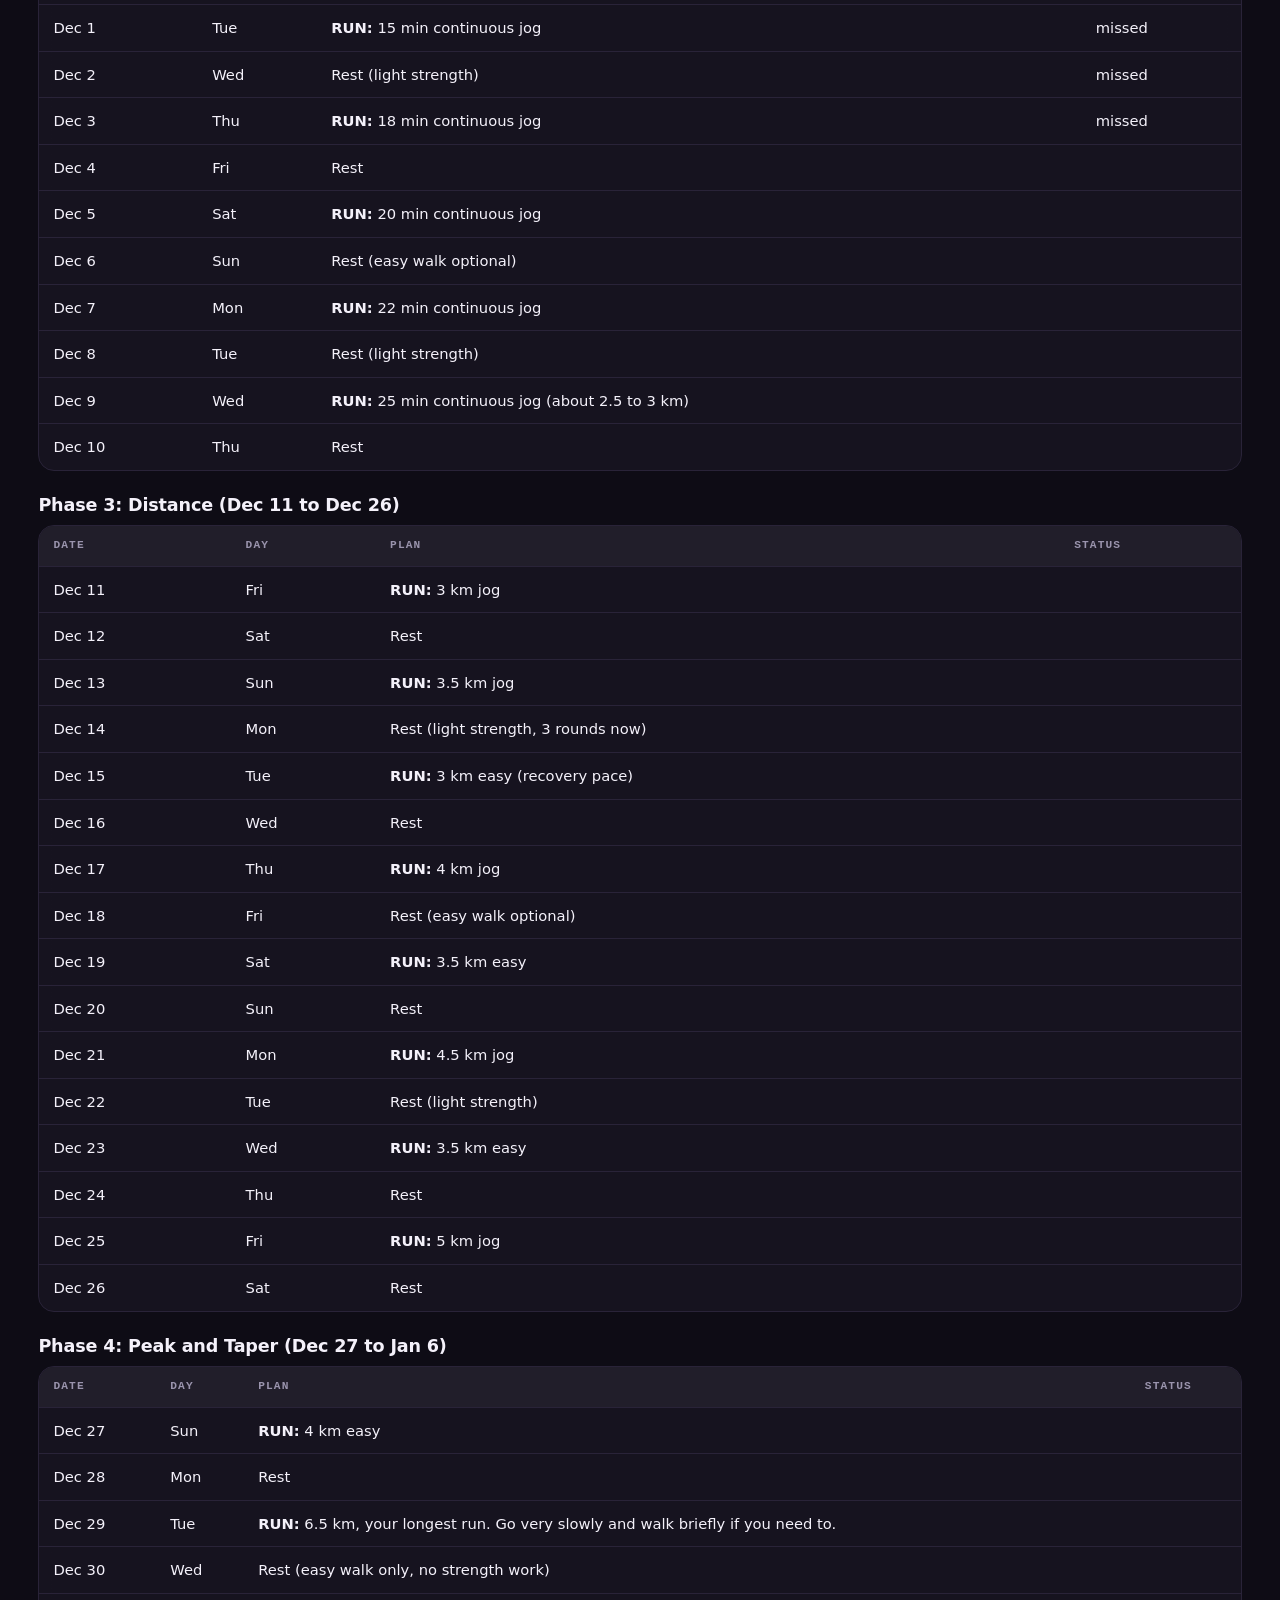
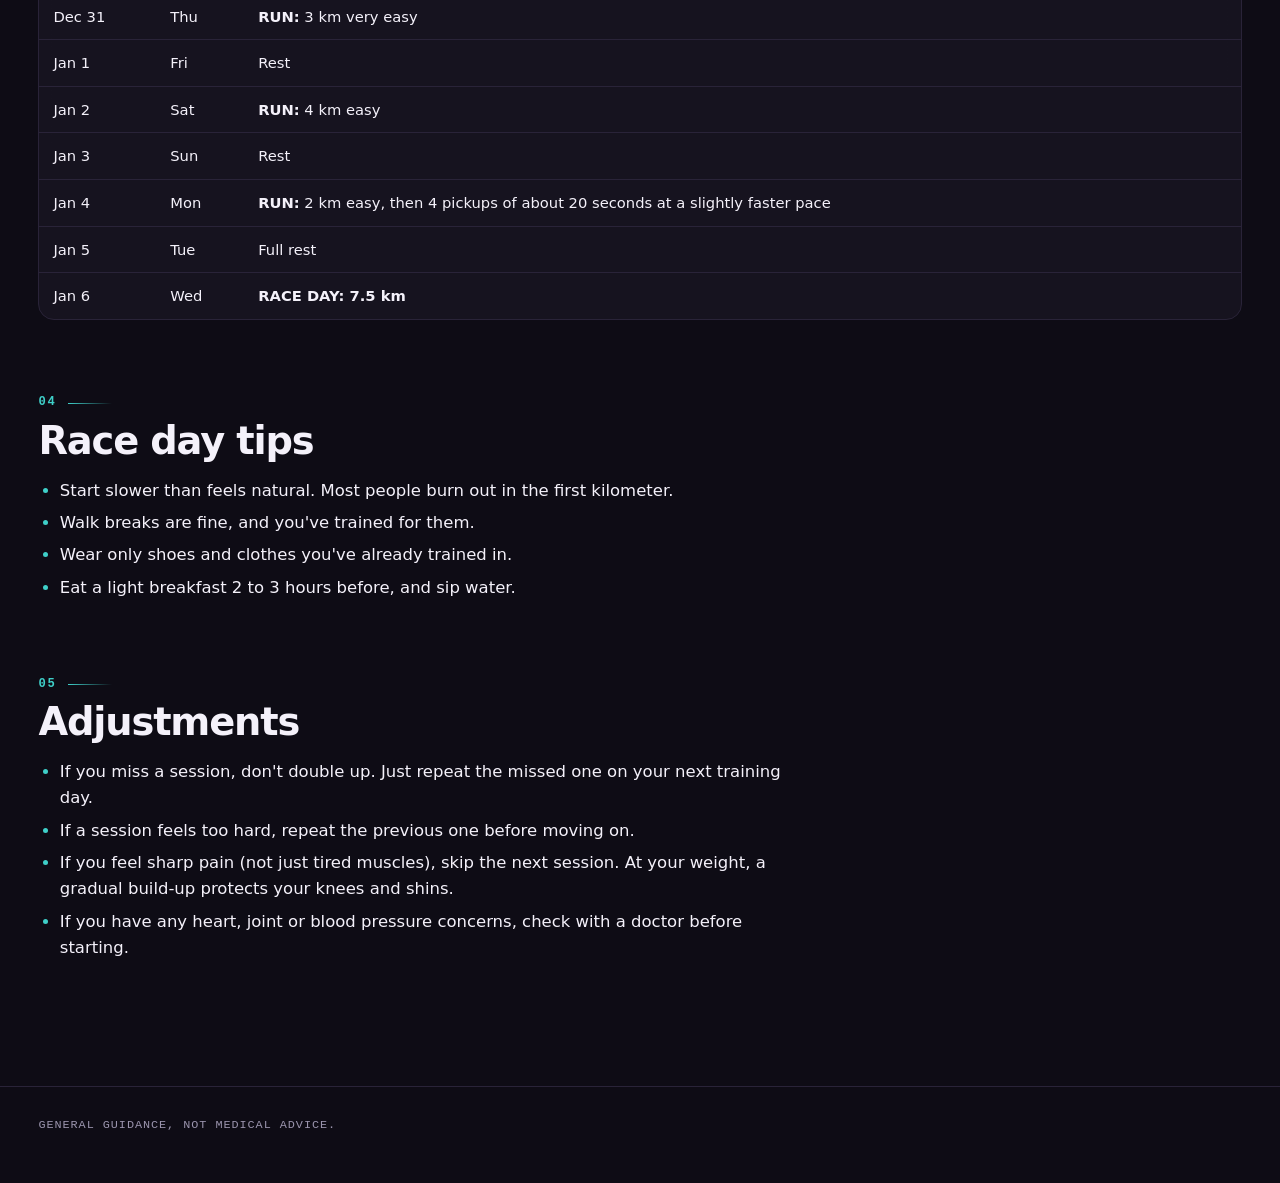
<file: marathon.html>
<!DOCTYPE html>
<html lang="en">
<head>
  <meta charset="utf-8">
  <meta name="viewport" content="width=device-width, initial-scale=1, viewport-fit=cover">
  <meta name="description" content="Jog/walk plan to a 7.5 km race on Jan 6, with a daily checklist and calendar.">
  <meta name="theme-color" content="#0b0b0c">
  <title>Marathon: Nov 9 to Jan 6</title>
  <link rel="stylesheet" href="styles.css">
  <script src="common.js"></script>
</head>
<body class="theme-marathon plan-page">

  <!-- Page header -->
  <header class="site-header">
    <div class="wrap">
      <a class="home-link" href="index.html">&larr; Home</a>
      <h1><span>Marathon plan:</span> <span>7.5 km on Jan 6</span></h1>
      <p>
        Day-by-day jog/walk plan from Nov 9, 2026 to race day on Jan 6, 2027.
        Training days alternate with rest days, all the way to the race.
      </p>
      <div class="race-badge" id="race-countdown"></div>
    </div>
  </header>

  <main class="wrap">

    <!-- Progress numbers, calendar and the selected day -->
    <section>
      <div class="stats">
        <div class="stat"><b id="stat-streak">0</b><span>day streak &#128293;</span></div>
        <div class="stat"><b id="stat-done">0</b><span>days completed</span></div>
        <div class="stat"><b id="stat-runs">0</b><span>runs done</span></div>
        <div class="stat"><b id="stat-left">0</b><span>days to race</span></div>
      </div>
      <p class="sub" id="next-up" style="margin-top:12px"></p>

      <h2>Calendar</h2>
      <p class="legend">
        Green = done &middot; red outline = missed &middot; dashed = today.
        Tap any date to see the session and tick it off.
      </p>
      <div id="calendar"></div>
      <div class="day-nav" id="day-nav"></div>
      <div class="panel" id="panel"></div>
    </section>

    <!-- Every training day -->
    <section>
      <h2>Every training day</h2>
      <ol>
        <li>Walk briskly for 5 minutes to warm up.</li>
        <li>Do the main session.</li>
        <li>Walk slowly for 5 minutes to cool down, then stretch calves, thighs and hips for 3 to 5 minutes.</li>
      </ol>
      <p><b>Jog pace:</b> slow enough that you can talk in short sentences. If you can't, slow down or walk.</p>
      <p><b>Rest days:</b> either full rest, or an easy 20 to 30 minute walk. Some rest days also suggest light strength work.</p>
    </section>

    <!-- Full plan -->
    <section>
      <h2>Full plan</h2>
      <div id="plan-tables"></div>
    </section>

    <!-- Race day tips -->
    <section>
      <h2>Race day tips</h2>
      <ul>
        <li>Start slower than feels natural. Most people burn out in the first kilometer.</li>
        <li>Walk breaks are fine, and you've trained for them.</li>
        <li>Wear only shoes and clothes you've already trained in.</li>
        <li>Eat a light breakfast 2 to 3 hours before, and sip water.</li>
      </ul>
    </section>

    <!-- Adjustments -->
    <section>
      <h2>Adjustments</h2>
      <ul>
        <li>If you miss a session, don't double up. Just repeat the missed one on your next training day.</li>
        <li>If a session feels too hard, repeat the previous one before moving on.</li>
        <li>If you feel sharp pain (not just tired muscles), skip the next session. At your weight, a gradual build-up protects your knees and shins.</li>
        <li>If you have any heart, joint or blood pressure concerns, check with a doctor before starting.</li>
      </ul>
    </section>

  </main>

  <!-- Footer -->
  <footer>
    <div class="wrap">General guidance, not medical advice.</div>
  </footer>

  <!-- =====================================================================
       Scripts. common.js (loaded in the head) has the shared code,
       data.js has the plan data, and the script below runs this page.
       ===================================================================== -->
<script src="data.js"></script>
<script>
/**
 * Marathon page (7.5 km race on Jan 6).
 * Needs: common.js (App) and data.js (MARATHON).
 *
 * Each plan day has a checklist. A day is "complete" when every
 * required item is ticked (optional items never block completion).
 * Progress is saved in localStorage.
 */
(() => {
  "use strict";

  const {
    $, TOTAL_DAYS,
    loadState, saveState, todayNumber, daysUntilRace, clampDay, formatDate, shortDate, dayDate,
    renderCalendar, renderDayNav, dayTag, burstConfetti, showToast,
  } = App;

  const { FIRST_PLAN_DAY, PHASES, SCHEDULE } = MARATHON;

  const STORAGE_KEY = "marathon-plan-v1";
  const RACE_DAY = TOTAL_DAYS;

  // ---------------------------------------------------------------------
  // State
  // ---------------------------------------------------------------------

  const state = loadState(STORAGE_KEY);
  let selectedDay = clampDay(todayNumber());

  /** Saved data for one day: { checked: { itemId: true } }. */
  function getDayData(day) {
    if (!state.days[day]) state.days[day] = { checked: {} };
    return state.days[day];
  }

  // ---------------------------------------------------------------------
  // The plan for a day
  // ---------------------------------------------------------------------

  const hasPlan = (day) => day >= FIRST_PLAN_DAY && day <= TOTAL_DAYS;
  const entryFor = (day) => SCHEDULE[day - FIRST_PLAN_DAY];
  const weekdayOf = (day) => dayDate(day).toLocaleDateString(undefined, { weekday: "short" });

  function phaseOf(day) {
    return PHASES.find((phase) => day >= phase.firstDay && day <= phase.lastDay).name;
  }

  function isDayComplete(day) {
    if (!hasPlan(day)) return false;
    const { checked } = getDayData(day);
    return MARATHON.tasksFor(day).items
      .filter((item) => !item.optional)
      .every((item) => checked[item.id]);
  }

  /** One-line text for the plan tables. */
  function summarize(entry) {
    if (entry.kind === "race") return `<b>${entry.text}</b>`;
    if (entry.kind === "run") return `<b>RUN:</b> ${entry.text}`;
    return entry.summary;
  }

  // ---------------------------------------------------------------------
  // Rendering: the day panel
  // ---------------------------------------------------------------------

  function renderDayPanel() {
    const day = selectedDay;
    const panel = $("panel");

    if (!hasPlan(day)) {
      panel.innerHTML = `
        <h2>No session today</h2>
        <div class="panel-date">Day ${day} &middot; ${formatDate(day)}</div>
        <p class="muted-line">Your marathon plan starts tomorrow, ${shortDate(FIRST_PLAN_DAY)}.</p>`;
      return;
    }

    const entry = entryFor(day);
    const { checked } = getDayData(day);
    const { items } = MARATHON.tasksFor(day);
    const titles = { run: "Run day", rest: "Rest day", race: "RACE DAY" };

    const rows = items.map((item) => `
      <div class="check-item ${checked[item.id] ? "checked" : ""}">
        <input type="checkbox" id="item-${item.id}" ${checked[item.id] ? "checked" : ""}>
        <label for="item-${item.id}">
          <b>${item.label}</b>
          ${item.detail ? `<small>${item.detail}</small>` : ""}
        </label>
      </div>`).join("");

    panel.innerHTML = `
      <h2>${titles[entry.kind]}</h2>
      <div class="panel-date">Day ${day} &middot; ${formatDate(day)} &middot; ${phaseOf(day)}${dayTag(day, isDayComplete(day))}</div>
      <div class="box">${rows}</div>`;

    items.forEach((item) => {
      const checkbox = $(`item-${item.id}`);
      checkbox.onchange = () => handleToggle(day, item.id, checkbox);
    });
  }

  // ---------------------------------------------------------------------
  // Rendering: stats, next-up line, full plan tables
  // ---------------------------------------------------------------------

  function currentStreak() {
    let streak = 0;
    let day = Math.min(TOTAL_DAYS, todayNumber());
    if (day >= FIRST_PLAN_DAY && !isDayComplete(day)) day--; // today may not be finished yet
    while (day >= FIRST_PLAN_DAY && isDayComplete(day)) {
      streak++;
      day--;
    }
    return streak;
  }

  /** Updates the stat boxes. Returns the number of completed days. */
  function renderStats() {
    let completedDays = 0;
    let runsDone = 0;
    let runsTotal = 0;

    for (let day = FIRST_PLAN_DAY; day <= TOTAL_DAYS; day++) {
      const isRun = entryFor(day).kind !== "rest";
      const done = isDayComplete(day);
      if (done) completedDays++;
      if (isRun) runsTotal++;
      if (isRun && done) runsDone++;
    }

    $("stat-streak").textContent = currentStreak();
    $("stat-done").textContent = `${completedDays} / ${SCHEDULE.length}`;
    $("stat-runs").textContent = `${runsDone} / ${runsTotal}`;
    $("stat-left").textContent = Math.max(0, daysUntilRace());

    renderNextUp();
    return completedDays;
  }

  /** "Next unfinished day" line, plus how many plan days were missed so far. */
  function renderNextUp() {
    const today = todayNumber();
    let missed = 0;
    let next = null;

    for (let day = FIRST_PLAN_DAY; day <= TOTAL_DAYS; day++) {
      if (isDayComplete(day)) continue;
      if (next === null) next = day;
      if (day < today) missed++;
    }

    const parts = [];
    if (today < FIRST_PLAN_DAY) parts.push(`Your plan starts on ${shortDate(FIRST_PLAN_DAY)}.`);
    parts.push(next === null
      ? "Every day is done. Good luck on race day!"
      : `Next unfinished day: ${shortDate(next)}, ${summarize(entryFor(next)).replace(/<[^>]+>/g, "")}.`);
    if (missed > 0) parts.push(`Missed so far: ${missed}.`);

    $("next-up").textContent = parts.join(" ");
  }

  function renderPlanTables() {
    const today = todayNumber();

    $("plan-tables").innerHTML = PHASES.map((phase) => {
      let rows = "";
      for (let day = phase.firstDay; day <= phase.lastDay; day++) {
        const status = isDayComplete(day) ? "✓ done" : (day < today ? "missed" : "");
        rows += `
          <tr>
            <td>${shortDate(day)}</td>
            <td>${weekdayOf(day)}</td>
            <td>${summarize(entryFor(day))}</td>
            <td>${status}</td>
          </tr>`;
      }
      return `
        <h3 style="margin-top:20px">${phase.name} (${shortDate(phase.firstDay)} to ${shortDate(phase.lastDay)})</h3>
        <div class="scroll">
          <table>
            <tr><th>Date</th><th>Day</th><th>Plan</th><th>Status</th></tr>
            ${rows}
          </table>
        </div>`;
    }).join("");
  }

  function renderRaceCountdown() {
    const daysLeft = daysUntilRace();
    $("race-countdown").textContent = daysLeft > 0
      ? `Race day, Jan 6: ${daysLeft} days to go`
      : "Race day is here. Good luck!";
  }

  function selectDay(day) {
    selectedDay = day;
    render();
  }

  function render() {
    renderCalendar({
      container: $("calendar"),
      selectedDay,
      isDayComplete,
      hasPlan,
      onPick: selectDay,
    });
    renderDayPanel();
    state.completedCount = renderStats(); // the home page reads this
    renderPlanTables();
    renderRaceCountdown();
    saveState(STORAGE_KEY, state);
  }

  // ---------------------------------------------------------------------
  // Ticking an item
  // ---------------------------------------------------------------------

  function handleToggle(day, itemId, checkbox) {
    const wasComplete = isDayComplete(day);
    getDayData(day).checked[itemId] = checkbox.checked;
    render();

    if (wasComplete || !isDayComplete(day)) return;

    if (day === RACE_DAY) {
      burstConfetti(window.innerWidth / 2, window.innerHeight / 2, 200);
      showToast("You finished the 7.5 km race!");
    } else {
      burstConfetti(window.innerWidth / 2, window.innerHeight / 3, 120);
      showToast(`Day ${day} complete!`);
    }
  }

  // ---------------------------------------------------------------------
  // Start
  // ---------------------------------------------------------------------

  renderDayNav({
    container: $("day-nav"),
    getSelectedDay: () => selectedDay,
    onPick: selectDay,
  });
  render();
})();
</script>

</body>
</html>
</file>
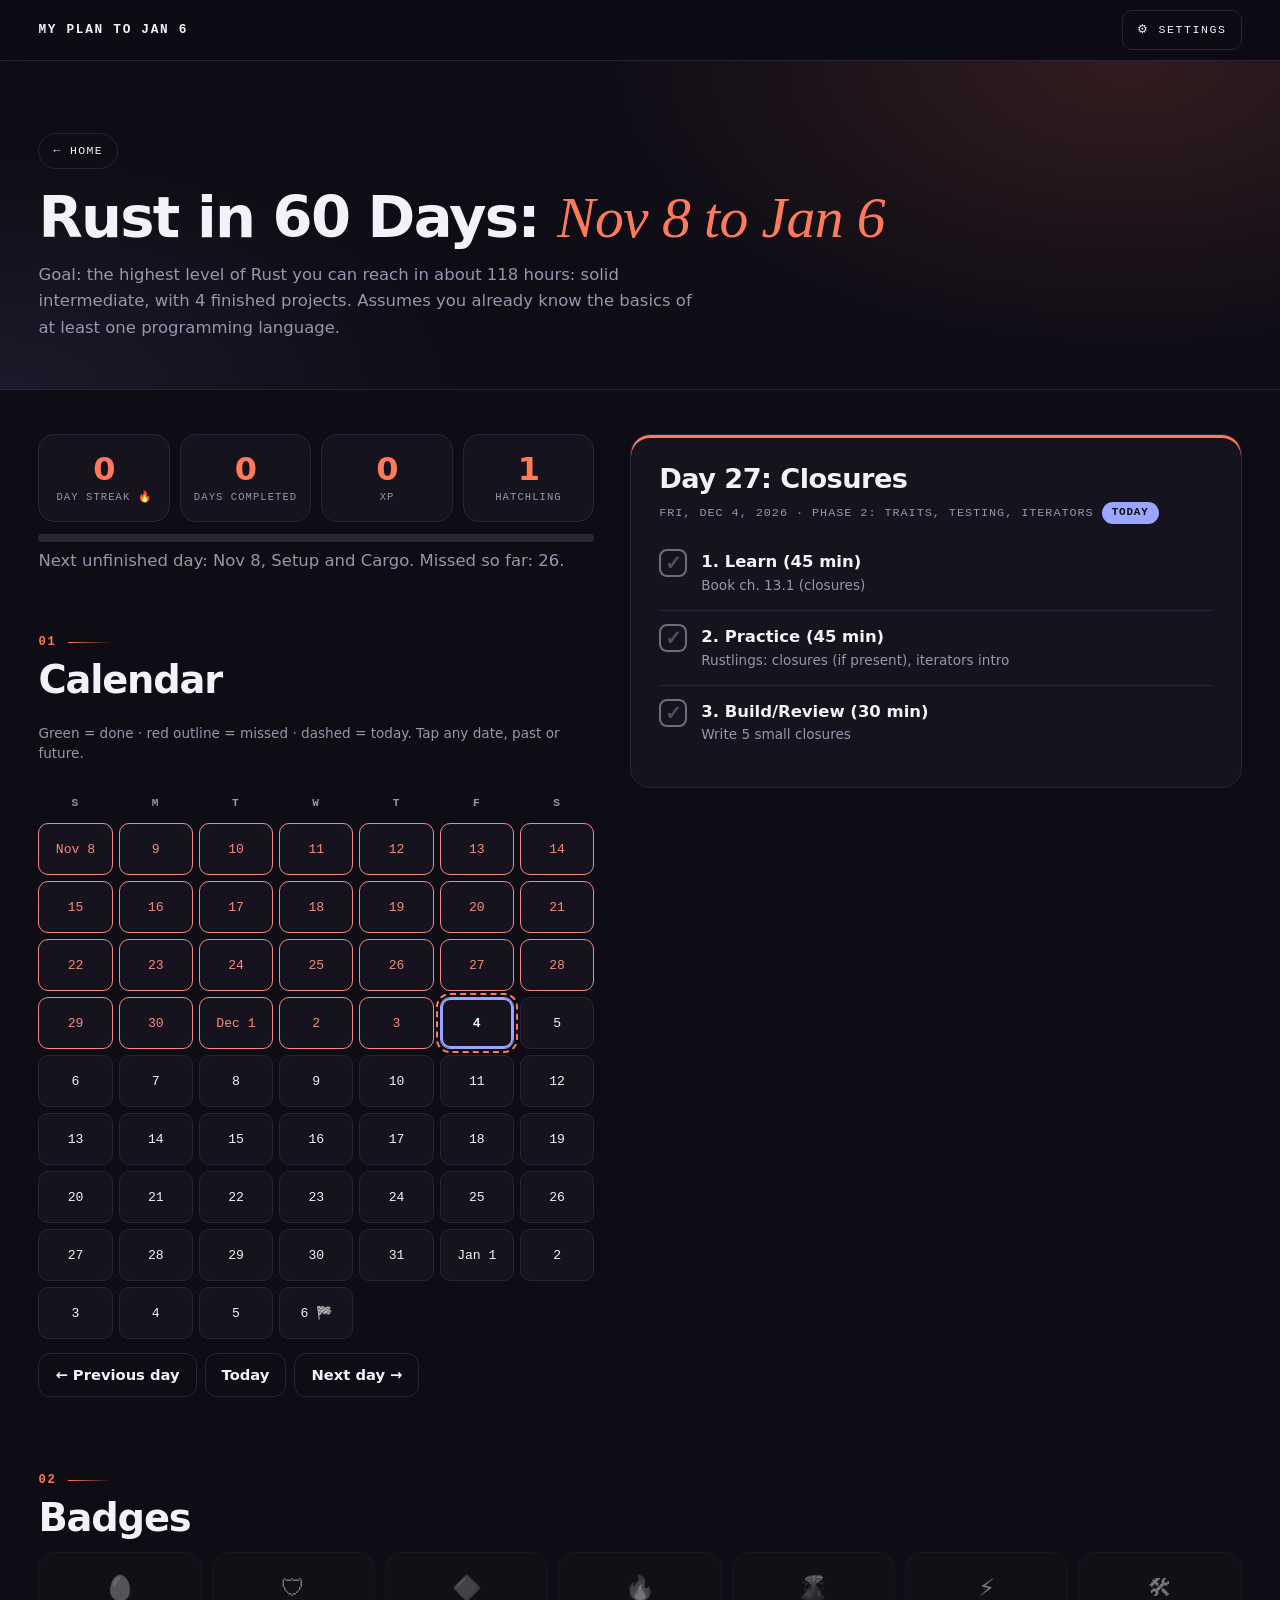
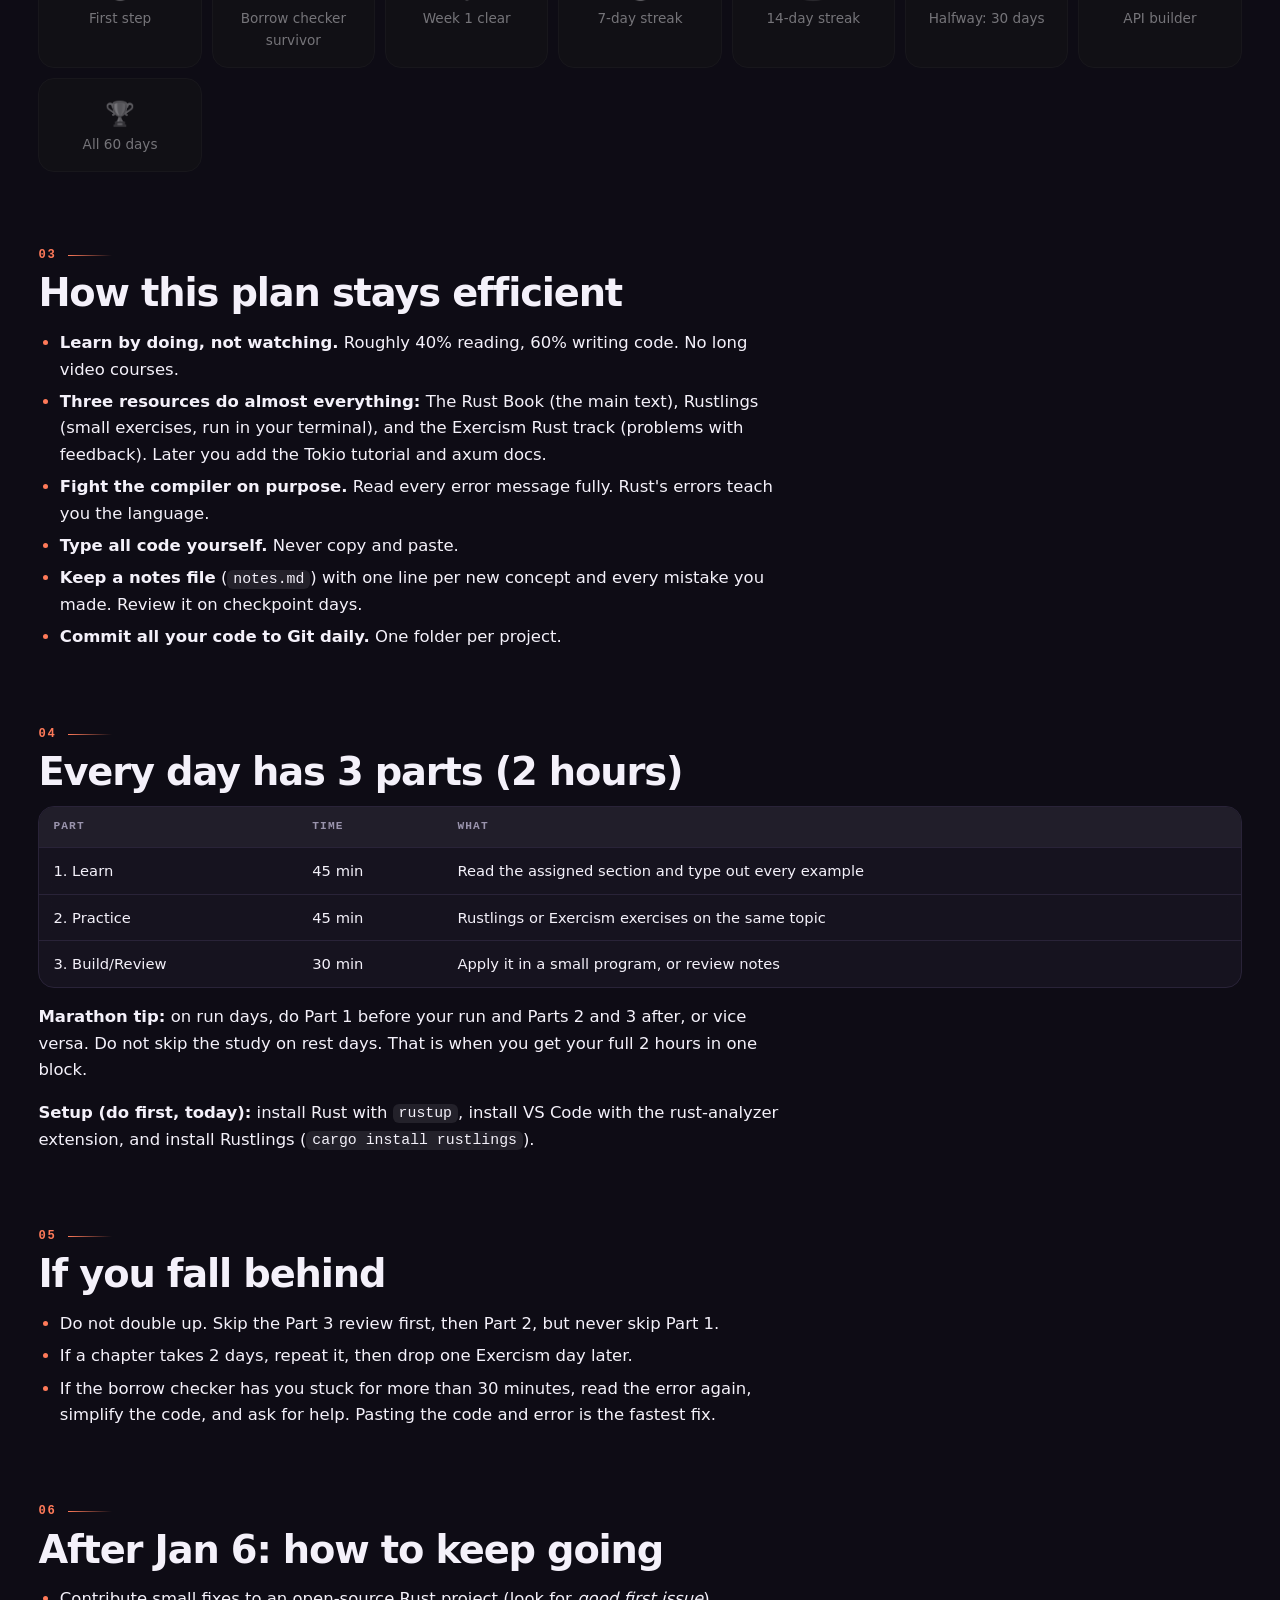
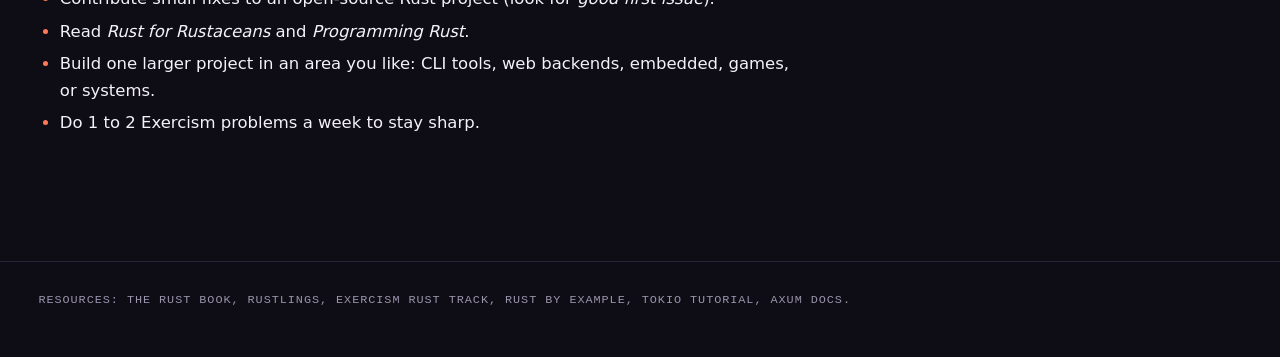
<file: rust.html>
<!DOCTYPE html>
<html lang="en">
<head>
  <meta charset="utf-8">
  <meta name="viewport" content="width=device-width, initial-scale=1, viewport-fit=cover">
  <meta name="description" content="Learn Rust in 60 days with a daily checklist, XP and badges.">
  <meta name="theme-color" content="#0b0b0c">
  <title>Learn Rust: Nov 8 to Jan 6</title>
  <link rel="stylesheet" href="styles.css">
  <script src="common.js"></script>
</head>
<body class="theme-rust plan-page">

  <!-- Page header -->
  <header class="site-header">
    <div class="wrap">
      <a class="home-link" href="index.html">&larr; Home</a>
      <h1><span>Rust in 60 Days:</span> <span>Nov 8 to Jan 6</span></h1>
      <p>
        Goal: the highest level of Rust you can reach in about 118 hours: solid intermediate,
        with 4 finished projects. Assumes you already know the basics of at least one programming language.
      </p>
    </div>
  </header>

  <main class="wrap">

    <!-- Progress numbers, calendar and the selected day -->
    <section>
      <div class="stats">
        <div class="stat"><b id="stat-streak">0</b><span>day streak &#128293;</span></div>
        <div class="stat"><b id="stat-done">0</b><span>days completed</span></div>
        <div class="stat"><b id="stat-xp">0</b><span>XP</span></div>
        <div class="stat"><b id="stat-level">1</b><span id="stat-level-name">Hatchling</span></div>
      </div>
      <div class="xp-bar" aria-hidden="true"><i id="xp-fill"></i></div>
      <p class="sub" id="next-up"></p>

      <h2>Calendar</h2>
      <p class="legend">
        Green = done &middot; red outline = missed &middot; dashed = today.
        Tap any date, past or future.
      </p>
      <div id="calendar"></div>
      <div class="day-nav" id="day-nav"></div>
      <div class="panel" id="panel"></div>
    </section>

    <!-- Badges -->
    <section>
      <h2>Badges</h2>
      <div class="badges" id="badges"></div>
    </section>

    <!-- How this plan stays efficient -->
    <section>
      <h2>How this plan stays efficient</h2>
      <ul>
        <li><b>Learn by doing, not watching.</b> Roughly 40% reading, 60% writing code. No long video courses.</li>
        <li><b>Three resources do almost everything:</b> The Rust Book (the main text), Rustlings (small exercises, run in your terminal), and the Exercism Rust track (problems with feedback). Later you add the Tokio tutorial and axum docs.</li>
        <li><b>Fight the compiler on purpose.</b> Read every error message fully. Rust's errors teach you the language.</li>
        <li><b>Type all code yourself.</b> Never copy and paste.</li>
        <li><b>Keep a notes file</b> (<code>notes.md</code>) with one line per new concept and every mistake you made. Review it on checkpoint days.</li>
        <li><b>Commit all your code to Git daily.</b> One folder per project.</li>
      </ul>
    </section>

    <!-- Every day has 3 parts (2 hours) -->
    <section>
      <h2>Every day has 3 parts (2 hours)</h2>
      <div class="scroll">
        <table>
          <tr><th>Part</th><th>Time</th><th>What</th></tr>
          <tr><td>1. Learn</td><td>45 min</td><td>Read the assigned section and type out every example</td></tr>
          <tr><td>2. Practice</td><td>45 min</td><td>Rustlings or Exercism exercises on the same topic</td></tr>
          <tr><td>3. Build/Review</td><td>30 min</td><td>Apply it in a small program, or review notes</td></tr>
        </table>
      </div>
      <p><b>Marathon tip:</b> on run days, do Part 1 before your run and Parts 2 and 3 after, or vice versa. Do not skip the study on rest days. That is when you get your full 2 hours in one block.</p>
      <p><b>Setup (do first, today):</b> install Rust with <code>rustup</code>, install VS Code with the rust-analyzer extension, and install Rustlings (<code>cargo install rustlings</code>).</p>
    </section>

    <!-- If you fall behind -->
    <section>
      <h2>If you fall behind</h2>
      <ul>
        <li>Do not double up. Skip the Part 3 review first, then Part 2, but never skip Part 1.</li>
        <li>If a chapter takes 2 days, repeat it, then drop one Exercism day later.</li>
        <li>If the borrow checker has you stuck for more than 30 minutes, read the error again, simplify the code, and ask for help. Pasting the code and error is the fastest fix.</li>
      </ul>
    </section>

    <!-- After Jan 6: how to keep going -->
    <section>
      <h2>After Jan 6: how to keep going</h2>
      <ul>
        <li>Contribute small fixes to an open-source Rust project (look for <i>good first issue</i>).</li>
        <li>Read <i>Rust for Rustaceans</i> and <i>Programming Rust</i>.</li>
        <li>Build one larger project in an area you like: CLI tools, web backends, embedded, games, or systems.</li>
        <li>Do 1 to 2 Exercism problems a week to stay sharp.</li>
      </ul>
    </section>

  </main>

  <!-- Footer -->
  <footer>
    <div class="wrap">
      Resources: The Rust Book, Rustlings, Exercism Rust track, Rust by Example, Tokio tutorial, axum docs.
    </div>
  </footer>

  <!-- =====================================================================
       Scripts. common.js (loaded in the head) has the shared code,
       data.js has the plan data, and the script below runs this page.
       ===================================================================== -->
<script src="data.js"></script>
<script>
/**
 * Rust learning page.
 * Needs: common.js (App) and data.js (RUST_DAYS).
 *
 * Every day has three parts: Learn, Practice and Build/Review.
 * A day is "complete" when every required part is ticked. Progress is saved in localStorage.
 */
(() => {
  "use strict";

  const {
    $, TOTAL_DAYS,
    loadState, saveState, todayNumber, clampDay, formatDate, shortDate,
    renderCalendar, renderDayNav, dayTag, burstConfetti, showToast,
  } = App;

  // ---------------------------------------------------------------------
  // Settings
  // ---------------------------------------------------------------------

  const STORAGE_KEY = "rust-plan-v1";

  const XP_PER_DAY = 100;
  const XP_PER_WEEK_BONUS = 150;
  const XP_PER_LEVEL = 1200;
  const LEVEL_NAMES = ["Hatchling", "Borrower", "Lifetime Tamer", "Trait Weaver", "Crate Builder", "Rustacean"];

  const WEEK_COUNT = Math.ceil(TOTAL_DAYS / 7);

  /** The label shown for each stretch of the plan. */
  const PHASES = [
    { lastDay: 17, name: "Phase 1: Core Language" },
    { lastDay: 32, name: "Phase 2: Traits, Testing, Iterators" },
    { lastDay: 47, name: "Phase 3: Smart Pointers, Concurrency, Async" },
    { lastDay: 60, name: "Phase 4: Capstone and Advanced Topics" },
  ];

  // ---------------------------------------------------------------------
  // State
  // ---------------------------------------------------------------------

  const state = loadState(STORAGE_KEY);
  let selectedDay = clampDay(todayNumber());

  /** Saved data for one day: { checked: { blockId: true } }. */
  function getDayData(day) {
    if (!state.days[day]) state.days[day] = { checked: {} };
    return state.days[day];
  }

  // ---------------------------------------------------------------------
  // Lessons and study blocks
  // ---------------------------------------------------------------------

  function phaseOf(day) {
    return PHASES.find((phase) => day <= phase.lastDay).name;
  }

  function isDayComplete(day) {
    const { checked } = getDayData(day);
    return rustTasksFor(day).items
      .filter((item) => !item.optional)
      .every((item) => checked[item.id]);
  }

  // ---------------------------------------------------------------------
  // Progress: weeks, streaks, XP, badges
  // ---------------------------------------------------------------------

  const weekOf = (day) => Math.floor((day - 1) / 7);

  function daysInWeek(week) {
    const first = week * 7 + 1;
    const last = Math.min(TOTAL_DAYS, first + 6);
    return Array.from({ length: last - first + 1 }, (_, i) => first + i);
  }

  const isWeekComplete = (week) => daysInWeek(week).every(isDayComplete);

  function allDaysComplete(firstDay, lastDay) {
    for (let day = firstDay; day <= lastDay; day++) {
      if (!isDayComplete(day)) return false;
    }
    return true;
  }

  function countCompletedDays() {
    let count = 0;
    for (let day = 1; day <= TOTAL_DAYS; day++) {
      if (isDayComplete(day)) count++;
    }
    return count;
  }

  /** Current streak (ending today or yesterday) and best streak ever. */
  function calculateStreaks() {
    let current = 0;
    let day = Math.min(TOTAL_DAYS, todayNumber());
    if (day >= 1 && !isDayComplete(day)) day--; // today may not be finished yet
    while (day >= 1 && isDayComplete(day)) {
      current++;
      day--;
    }

    let best = 0;
    let run = 0;
    for (let d = 1; d <= TOTAL_DAYS; d++) {
      run = isDayComplete(d) ? run + 1 : 0;
      best = Math.max(best, run);
    }
    return { current, best };
  }

  function calculateXp() {
    let completeWeeks = 0;
    for (let week = 0; week < WEEK_COUNT; week++) {
      if (isWeekComplete(week)) completeWeeks++;
    }
    return countCompletedDays() * XP_PER_DAY + completeWeeks * XP_PER_WEEK_BONUS;
  }

  const BADGES = [
    { icon: "&#129370;", name: "First step",              isEarned: () => countCompletedDays() >= 1 },
    { icon: "&#128737;", name: "Borrow checker survivor", isEarned: () => isDayComplete(7) },
    { icon: "&#128311;", name: "Week 1 clear",            isEarned: () => isWeekComplete(0) },
    { icon: "&#128293;", name: "7-day streak",            isEarned: () => calculateStreaks().best >= 7 },
    { icon: "&#127755;", name: "14-day streak",           isEarned: () => calculateStreaks().best >= 14 },
    { icon: "&#9889;",   name: "Halfway: 30 days",        isEarned: () => countCompletedDays() >= 30 },
    { icon: "&#128736;", name: "API builder",             isEarned: () => allDaysComplete(48, 54) },
    { icon: "&#127942;", name: "All 60 days",             isEarned: () => countCompletedDays() >= TOTAL_DAYS },
  ];

  const earnedBadgeNames = () => new Set(BADGES.filter((b) => b.isEarned()).map((b) => b.name));

  // ---------------------------------------------------------------------
  // Rendering
  // ---------------------------------------------------------------------

  function renderDayPanel() {
    const day = selectedDay;
    const { heading, items } = rustTasksFor(day);
    const { checked } = getDayData(day);
    const panel = $("panel");

    const blockRows = items.map((item) => `
      <div class="check-item ${checked[item.id] ? "checked" : ""}">
        <input type="checkbox" id="block-${item.id}" ${checked[item.id] ? "checked" : ""}>
        <label for="block-${item.id}">
          <b>${item.label}</b>
          <small>${item.detail}</small>
        </label>
      </div>`).join("");

    panel.innerHTML = `
      <h2>Day ${day}: ${heading}</h2>
      <div class="panel-date">${formatDate(day)} &middot; ${phaseOf(day)}${dayTag(day, isDayComplete(day))}</div>
      ${blockRows}`;

    items.forEach((item) => {
      const checkbox = $(`block-${item.id}`);
      checkbox.onchange = () => handleBlockToggle(day, item.id, checkbox);
    });
  }

  function renderStats() {
    const streak = calculateStreaks().current;
    const xp = calculateXp();
    const level = Math.min(LEVEL_NAMES.length - 1, Math.floor(xp / XP_PER_LEVEL));
    const isMaxLevel = level === LEVEL_NAMES.length - 1;
    const completed = countCompletedDays();

    $("stat-streak").textContent = streak;
    $("stat-done").textContent = completed;
    $("stat-xp").textContent = xp;
    $("stat-level").textContent = level + 1;
    $("stat-level-name").textContent = LEVEL_NAMES[level];
    $("xp-fill").style.width = `${isMaxLevel ? 100 : ((xp % XP_PER_LEVEL) / XP_PER_LEVEL) * 100}%`;

    renderNextUp();
    return completed;
  }

  /** The "Next unfinished day" line, plus how many days were missed so far. */
  function renderNextUp() {
    const today = todayNumber();
    let missed = 0;
    for (let day = 1; day < Math.min(today, TOTAL_DAYS + 1); day++) {
      if (!isDayComplete(day)) missed++;
    }

    const nextIndex = RUST_DAYS.findIndex((_, i) => !isDayComplete(i + 1));
    const parts = [];
    if (today < 1) parts.push("The plan starts on Nov 8, 2026.");
    parts.push(nextIndex < 0
      ? "All 60 days done."
      : `Next unfinished day: ${shortDate(nextIndex + 1)}, ${RUST_DAYS[nextIndex].title}.`);
    if (missed > 0) parts.push(`Missed so far: ${missed}.`);

    $("next-up").textContent = parts.join(" ");
  }

  function renderBadges() {
    $("badges").innerHTML = BADGES.map((badge) => `
      <div class="badge ${badge.isEarned() ? "earned" : "locked"}">
        <i>${badge.icon}</i>${badge.name}
      </div>`).join("");
  }

  function selectDay(day) {
    selectedDay = day;
    render();
  }

  function render() {
    renderCalendar({
      container: $("calendar"),
      selectedDay,
      isDayComplete,
      onPick: selectDay,
    });
    renderDayPanel();
    state.completedCount = renderStats(); // the home page reads this
    renderBadges();
    saveState(STORAGE_KEY, state);
  }

  // ---------------------------------------------------------------------
  // Ticking a block
  // ---------------------------------------------------------------------

  function handleBlockToggle(day, blockId, checkbox) {
    const origin = checkbox.getBoundingClientRect();
    const week = weekOf(day);
    const wasDayComplete = isDayComplete(day);
    const wasWeekComplete = isWeekComplete(week);
    const badgesBefore = earnedBadgeNames();

    getDayData(day).checked[blockId] = checkbox.checked;
    render();

    const justCompletedDay = !wasDayComplete && isDayComplete(day);
    if (!justCompletedDay) return;

    burstConfetti(origin.left, origin.top, 70);

    if (!wasWeekComplete && isWeekComplete(week)) {
      setTimeout(() => {
        burstConfetti(window.innerWidth / 2, window.innerHeight / 3, 160);
        showToast(`Week ${week + 1} complete! +${XP_PER_WEEK_BONUS} bonus XP`);
      }, 250);
      return;
    }

    const newBadges = [...earnedBadgeNames()].filter((name) => !badgesBefore.has(name));
    if (newBadges.length > 0) {
      burstConfetti(window.innerWidth / 2, window.innerHeight / 2, 100);
      showToast(`Badge unlocked: ${newBadges[0]}`);
    } else {
      showToast(`Day ${day} complete! +${XP_PER_DAY} XP`);
    }
  }

  // ---------------------------------------------------------------------
  // Start
  // ---------------------------------------------------------------------

  renderDayNav({
    container: $("day-nav"),
    getSelectedDay: () => selectedDay,
    onPick: selectDay,
  });
  render();
})();
</script>

</body>
</html>
</file>
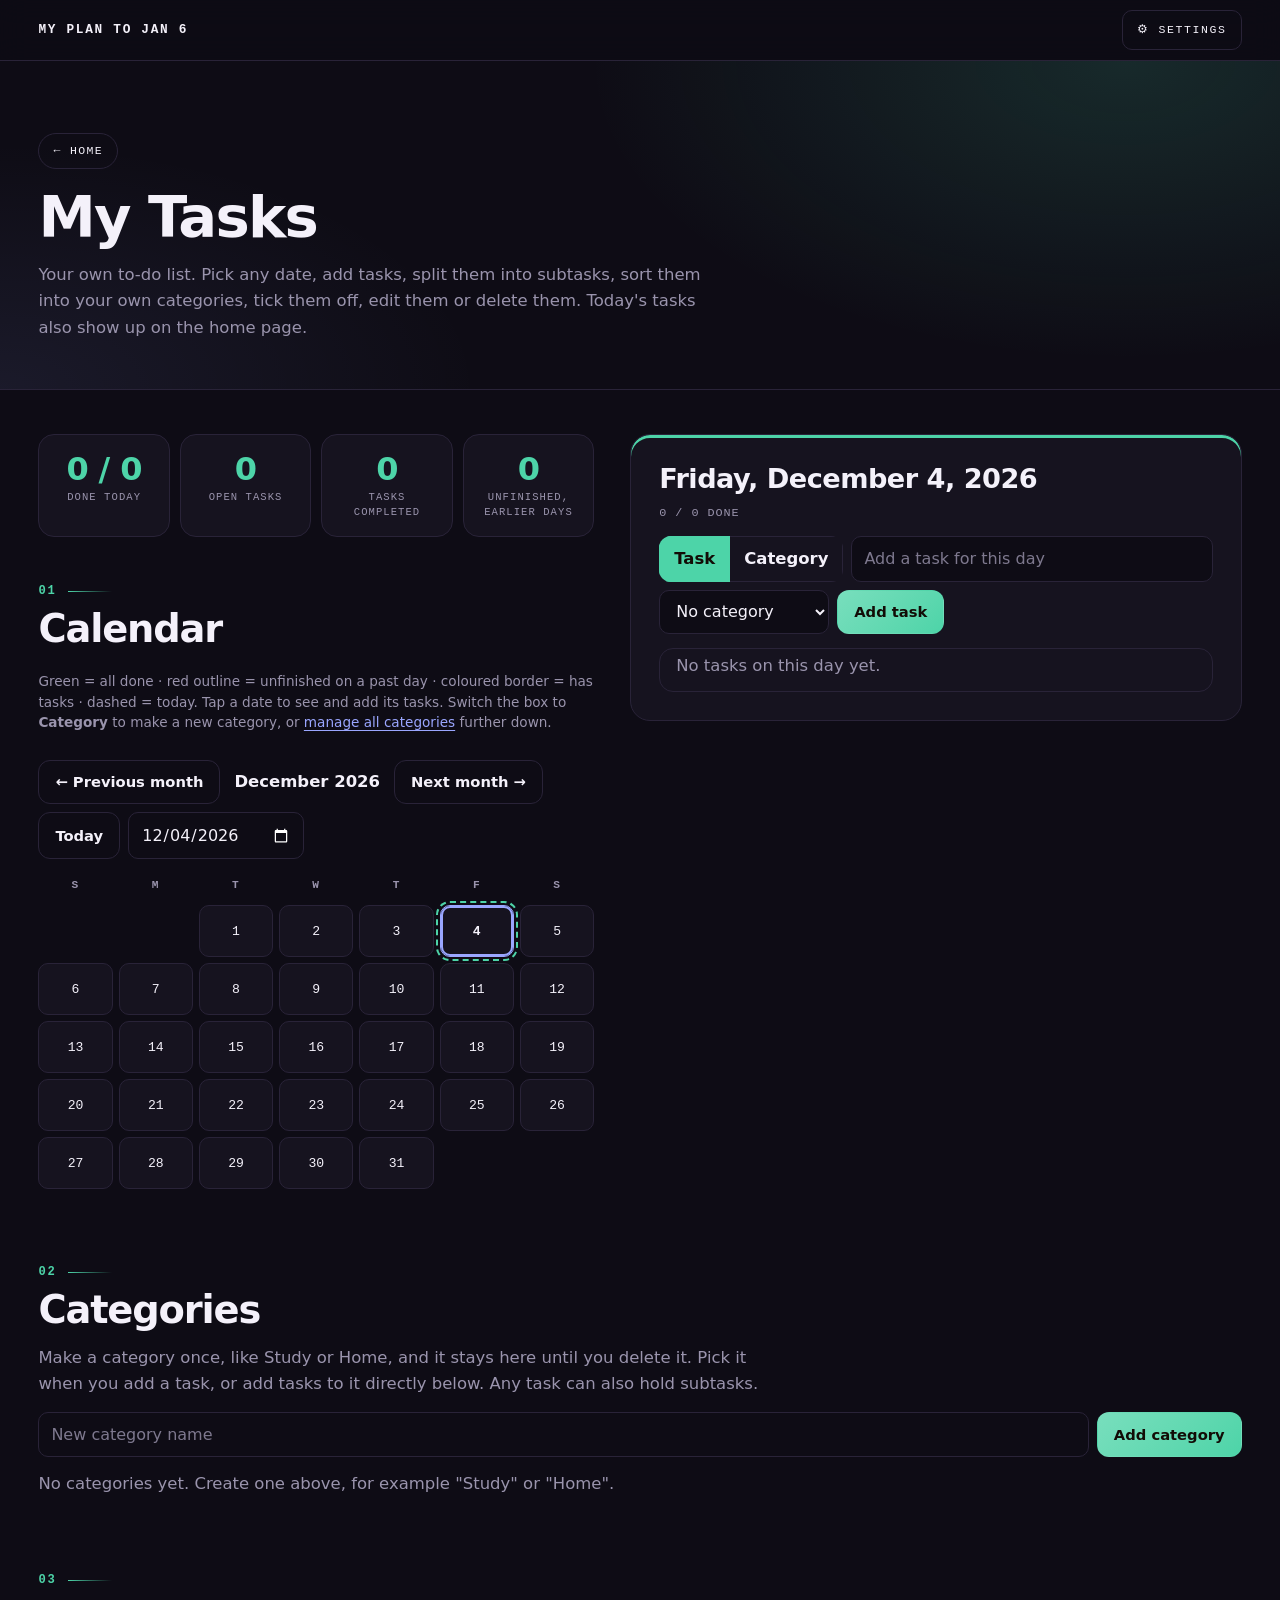
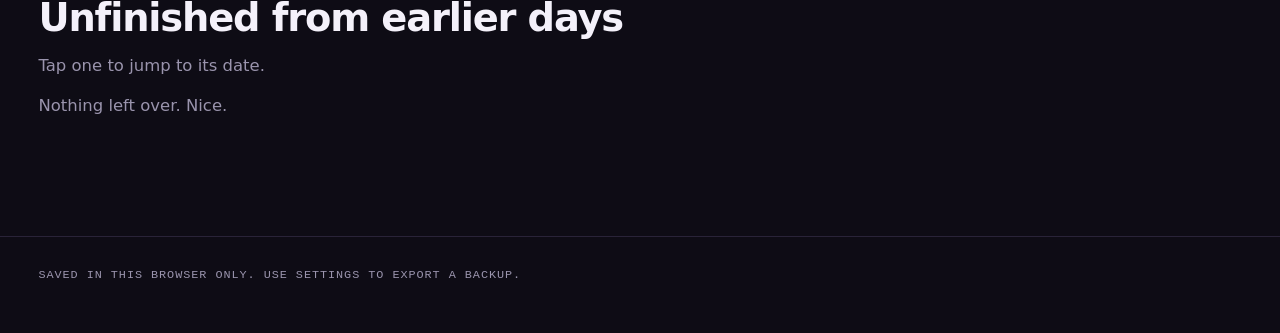
<file: tasks.html>
<!DOCTYPE html>
<html lang="en">
<head>
  <meta charset="utf-8">
  <meta name="viewport" content="width=device-width, initial-scale=1, viewport-fit=cover">
  <meta name="description" content="Your own tasks by date, with subtasks and categories.">
  <meta name="theme-color" content="#0b0b0c">
  <title>My Tasks</title>
  <link rel="stylesheet" href="styles.css">
  <script src="common.js"></script>
</head>
<body class="theme-tasks plan-page">

  <!-- Page header -->
  <header class="site-header">
    <div class="wrap">
      <a class="home-link" href="index.html">&larr; Home</a>
      <h1>My Tasks</h1>
      <p>
        Your own to-do list. Pick any date, add tasks, split them into subtasks, sort them into your own categories,
        tick them off, edit them or delete them.
        Today's tasks also show up on the home page.
      </p>
    </div>
  </header>

  <main class="wrap">

    <!-- Progress numbers, calendar and the selected day -->
    <section>
      <div class="stats">
        <div class="stat"><b id="stat-today">0 / 0</b><span>done today</span></div>
        <div class="stat"><b id="stat-open">0</b><span>open tasks</span></div>
        <div class="stat"><b id="stat-done">0</b><span>tasks completed</span></div>
        <div class="stat"><b id="stat-overdue">0</b><span>unfinished, earlier days</span></div>
      </div>

      <h2>Calendar</h2>
      <p class="legend">
        Green = all done &middot; red outline = unfinished on a past day &middot; coloured border = has tasks &middot; dashed = today.
        Tap a date to see and add its tasks. Switch the box to <b>Category</b> to make a new category,
        or <a href="#categories">manage all categories</a> further down.
      </p>
      <div class="day-nav" id="month-nav"></div>
      <div id="calendar"></div>
      <div class="panel" id="panel"></div>
    </section>

    <!-- Categories -->
    <section id="categories">
      <h2>Categories</h2>
      <p class="sub">
        Make a category once, like Study or Home, and it stays here until you delete it.
        Pick it when you add a task, or add tasks to it directly below. Any task can also hold subtasks.
      </p>
      <form class="add-form" id="cat-form">
        <input type="text" class="cell-input" id="new-cat" maxlength="40" placeholder="New category name" aria-label="New category name">
        <button type="submit" class="btn-outline">Add category</button>
      </form>
      <div class="settings-status error" id="cat-status" role="status"></div>
      <div id="category-list"></div>
    </section>

    <!-- Unfinished from earlier days -->
    <section>
      <h2>Unfinished from earlier days</h2>
      <p class="sub">Tap one to jump to its date.</p>
      <div id="overdue"></div>
    </section>

  </main>

  <!-- Footer -->
  <footer>
    <div class="wrap">Saved in this browser only. Use Settings to export a backup.</div>
  </footer>

  <!-- =====================================================================
       Script. common.js (loaded in the head) has the shared code,
       and the script below runs this page.
       ===================================================================== -->
<script>
/**
 * My Tasks page: your own tasks on any date, with categories and subtasks.
 * Needs: common.js (App).
 *
 * Saved in localStorage as:
 *   {
 *     days: {},
 *     categories: [{ id, name }],
 *     tasks: { "2026-11-09": [{ id, text, done, categoryId, subtasks: [{ id, text, done }] }] }
 *   }
 *
 * - Categories are kept until you delete them, even when they have no tasks.
 * - A task with subtasks is done when all of its subtasks are done. Ticking
 *   the task ticks every subtask; unticking it clears them all.
 * - The home page reads the same data to show today's tasks.
 */
(() => {
  "use strict";

  const { $, esc, loadState, saveState, isoDate, burstConfetti } = App;

  const STORAGE_KEY = "tasks-plan-v1";
  const state = loadState(STORAGE_KEY);
  state.tasks = state.tasks || {};
  state.categories = state.categories || [];

  const parseIso = (iso) => { const [y, m, d] = iso.split("-").map(Number); return new Date(y, m - 1, d); };
  const todayIso = () => isoDate(new Date());
  const monthStart = (date) => new Date(date.getFullYear(), date.getMonth(), 1);
  const shortLabel = (iso) => parseIso(iso).toLocaleDateString(undefined, { month: "short", day: "numeric" });
  const longLabel = (iso) => parseIso(iso).toLocaleDateString(undefined, { weekday: "long", month: "long", day: "numeric", year: "numeric" });

  let selected = todayIso();
  let viewMonth = monthStart(parseIso(selected));
  let editing = null;      // "t:<taskId>" or "s:<taskId>:<subId>"
  let editingCat = null;   // category id being renamed
  let addingSub = null;    // task id whose "add subtask" form is open
  let chosenCat = "";      // category picked in the add-task form
  let focusSel = null;     // selector to focus after the next render
  let addMode = "task";    // what the main box creates: "task" or "category"
  let addMsg = "";         // message under the main box
  let addMsgIsError = false;
  let draft = "";          // text kept in the main box when you switch mode
  let catError = "";       // message while renaming a category

  const listFor = (iso) => state.tasks[iso] || [];
  const subsOf = (task) => task.subtasks || [];
  const findTask = (iso, id) => listFor(iso).find((task) => task.id === id);
  const isAllDone = (iso) => listFor(iso).length > 0 && listFor(iso).every((task) => task.done);
  const newId = () => Date.now().toString(36) + Math.random().toString(36).slice(2, 6);
  const categoryOf = (id) => state.categories.find((cat) => cat.id === id) || null;

  /** A task with subtasks is done exactly when all of them are done. */
  function syncDone(task) {
    if (subsOf(task).length > 0) task.done = task.subtasks.every((sub) => sub.done);
  }

  /** Adds a category. Returns { id } on success or { error } with a readable message. */
  function createCategory(rawName) {
    const name = (rawName || "").trim();
    if (!name) return { error: "Type a name for the category." };
    if (state.categories.some((cat) => cat.name.toLowerCase() === name.toLowerCase())) {
      return { error: `"${name}" already exists.` };
    }
    const cat = { id: newId(), name };
    state.categories.push(cat);
    save();
    return { id: cat.id };
  }

  function addTask(iso, text, categoryId) {
    (state.tasks[iso] = listFor(iso)).push({ id: newId(), text, done: false, categoryId: categoryId || null, subtasks: [] });
  }

  function save() {
    // Drop empty dates so the saved data stays small.
    Object.keys(state.tasks).forEach((iso) => { if (state.tasks[iso].length === 0) delete state.tasks[iso]; });
    saveState(STORAGE_KEY, state);
  }

  function dayTag(iso) {
    if (listFor(iso).length === 0) return "";
    if (isAllDone(iso)) return '<span class="tag ok">All done</span>';
    if (iso < todayIso()) return '<span class="tag missed">Unfinished</span>';
    return iso === todayIso() ? '<span class="tag">Today</span>' : '<span class="tag upcoming">Upcoming</span>';
  }

  // ---------------------------------------------------------------------
  // Calendar (one month at a time) and date jump
  // ---------------------------------------------------------------------

  function selectDate(iso) {
    selected = iso;
    viewMonth = monthStart(parseIso(iso));
    editing = null;
    editingCat = null;
    addingSub = null;
    addMsg = "";
    catError = "";
    render();
  }

  function renderMonthNav() {
    $("month-nav").innerHTML = `
      <button type="button" data-step="-1">&larr; Previous month</button>
      <b class="month-title">${viewMonth.toLocaleDateString(undefined, { month: "long", year: "numeric" })}</b>
      <button type="button" data-step="1">Next month &rarr;</button>
      <button type="button" data-step="0">Today</button>
      <input type="date" class="cell-input jump-date" id="jump-date" aria-label="Jump to a date" value="${selected}">`;

    $("month-nav").querySelectorAll("button").forEach((button) => {
      button.onclick = () => {
        const step = Number(button.dataset.step);
        if (step === 0) return selectDate(todayIso());
        viewMonth = new Date(viewMonth.getFullYear(), viewMonth.getMonth() + step, 1);
        render();
      };
    });
    $("jump-date").onchange = (event) => { if (event.target.value) selectDate(event.target.value); };
  }

  function renderCalendar() {
    const year = viewMonth.getFullYear();
    const month = viewMonth.getMonth();
    const daysInMonth = new Date(year, month + 1, 0).getDate();
    const today = todayIso();

    let cells = "SMTWTFS".split("").map((letter) => `<b class="weekday">${letter}</b>`).join("");
    cells += "<span></span>".repeat(viewMonth.getDay());
    for (let day = 1; day <= daysInMonth; day++) {
      const iso = isoDate(new Date(year, month, day));
      const classes = [];
      if (isAllDone(iso)) classes.push("done");
      else if (listFor(iso).length > 0) classes.push(iso < today ? "missed" : "has-tasks");
      if (iso === today) classes.push("today");
      if (iso === selected) classes.push("selected");
      cells += `<button type="button" class="${classes.join(" ")}" data-iso="${iso}" aria-label="${longLabel(iso)}, ${listFor(iso).length} tasks">${day}</button>`;
    }
    $("calendar").innerHTML = `<div class="calendar">${cells}</div>`;
    $("calendar").querySelectorAll("button").forEach((button) => { button.onclick = () => { selectDate(button.dataset.iso); App.revealPanel(); }; });
  }

  // ---------------------------------------------------------------------
  // Task rows (used in the day panel and in the category boxes)
  // ctx is "d" (day panel) or "c" (category box); it keeps element ids unique.
  // ---------------------------------------------------------------------

  function catOptions(selectedId) {
    return '<option value="">No category</option>' + state.categories.map((cat) =>
      `<option value="${cat.id}" ${cat.id === selectedId ? "selected" : ""}>${esc(cat.name)}</option>`).join("");
  }

  function subRow(task, sub, iso, ctx) {
    const data = `data-iso="${iso}" data-id="${task.id}" data-sub="${sub.id}"`;
    if (editing === `s:${task.id}:${sub.id}`) {
      return `
        <div class="check-item">
          <input type="text" class="cell-input" id="edit-input" maxlength="200" aria-label="Edit subtask" value="${esc(sub.text)}">
          <span class="task-actions">
            <button type="button" data-act="save-sub" ${data}>Save</button>
            <button type="button" data-act="cancel">Cancel</button>
          </span>
        </div>`;
    }
    return `
      <div class="check-item ${sub.done ? "checked" : ""}">
        <input type="checkbox" id="${ctx}-sub-${sub.id}" data-kind="sub" ${data} ${sub.done ? "checked" : ""}>
        <label for="${ctx}-sub-${sub.id}"><b>${esc(sub.text)}</b></label>
        <span class="task-actions">
          <button type="button" data-act="edit-sub" ${data}>Edit</button>
          <button type="button" data-act="delete-sub" ${data} class="danger">Delete</button>
        </span>
      </div>`;
  }

  function taskRow(task, iso, ctx) {
    const data = `data-iso="${iso}" data-id="${task.id}"`;
    const subs = subsOf(task);

    let head;
    if (editing === `t:${task.id}`) {
      head = `
        <div class="check-item">
          <input type="text" class="cell-input" id="edit-input" maxlength="200" aria-label="Edit task" value="${esc(task.text)}">
          <select class="cell-input select-cat" id="edit-cat" aria-label="Category">${catOptions(task.categoryId)}</select>
          <span class="task-actions">
            <button type="button" data-act="save" ${data}>Save</button>
            <button type="button" data-act="cancel">Cancel</button>
          </span>
        </div>`;
    } else {
      const doneSubs = subs.filter((sub) => sub.done).length;
      const note = subs.length ? `<small>${doneSubs} / ${subs.length} subtasks done</small>` : "";
      const dateButton = ctx === "c" ? `<button type="button" class="btn-outline" data-act="goto" data-iso="${iso}">${shortLabel(iso)}</button>` : "";
      head = `
        <div class="check-item ${task.done ? "checked" : ""}">
          ${dateButton}
          <input type="checkbox" id="${ctx}-task-${task.id}" data-kind="task" ${data} ${task.done ? "checked" : ""}>
          <label for="${ctx}-task-${task.id}"><b>${esc(task.text)}</b>${note}</label>
          <span class="task-actions">
            <button type="button" data-act="open-sub" ${data}>+ Subtask</button>
            <button type="button" data-act="edit" ${data}>Edit</button>
            <button type="button" data-act="delete" ${data} class="danger">Delete</button>
          </span>
        </div>`;
    }

    const subForm = addingSub === task.id ? `
      <form class="add-form sub-form" data-form="add-sub" ${data}>
        <input type="text" class="cell-input" id="sub-input" maxlength="200" placeholder="Add a subtask" aria-label="New subtask">
        <button type="submit" class="btn-outline">Add</button>
        <button type="button" class="btn-outline" data-act="sub-cancel">Done</button>
      </form>` : "";

    const subHtml = subs.length || subForm
      ? `<div class="subtasks">${subs.map((sub) => subRow(task, sub, iso, ctx)).join("")}${subForm}</div>` : "";
    return `<div class="task-block">${head}${subHtml}</div>`;
  }

  // ---------------------------------------------------------------------
  // The day panel
  // ---------------------------------------------------------------------

  /** Day tasks grouped by category (uncategorized first). Headings only appear when there is more than one group. */
  function dayTaskHtml(list, iso) {
    const groups = [{ name: null, tasks: list.filter((task) => !categoryOf(task.categoryId)) }];
    state.categories.forEach((cat) => groups.push({ name: cat.name, tasks: list.filter((task) => task.categoryId === cat.id) }));
    const used = groups.filter((group) => group.tasks.length > 0);
    const showHeadings = used.length > 1 || (used.length === 1 && used[0].name !== null);

    return used.map((group) => {
      const doneCount = group.tasks.filter((task) => task.done).length;
      const heading = showHeadings
        ? `<h3 class="cat-heading">${group.name === null ? "No category" : esc(group.name)} <span>${doneCount} / ${group.tasks.length}</span></h3>`
        : "";
      return heading + group.tasks.map((task) => taskRow(task, iso, "d")).join("");
    }).join("");
  }

  function renderPanel() {
    const list = listFor(selected);
    const doneCount = list.filter((task) => task.done).length;

    const isTask = addMode === "task";
    const draftText = draft;
    draft = "";
    const addMsgHtml = addMsg
      ? `<div class="settings-status${addMsgIsError ? " error" : ""}" role="status">${esc(addMsg)}</div>` : "";

    $("panel").innerHTML = `
      <h2>${longLabel(selected)}</h2>
      <div class="panel-date">${doneCount} / ${list.length} done${dayTag(selected)}</div>
      <form class="add-form" data-form="add-item">
        <span class="mode-toggle" role="group" aria-label="What do you want to add?">
          <button type="button" data-act="mode" data-mode="task" aria-pressed="${isTask}">Task</button>
          <button type="button" data-act="mode" data-mode="category" aria-pressed="${!isTask}">Category</button>
        </span>
        <input type="text" class="cell-input" id="new-task" maxlength="${isTask ? 200 : 40}" value="${esc(draftText)}"
          placeholder="${isTask ? "Add a task for this day" : "New category name, for example Study"}"
          aria-label="${isTask ? "New task" : "New category name"}">
        ${isTask ? `<select class="cell-input select-cat" id="new-task-cat" aria-label="Category for the new task">${catOptions(chosenCat)}</select>` : ""}
        <button type="submit" class="btn-outline">${isTask ? "Add task" : "Add category"}</button>
      </form>
      ${addMsgHtml}
      <div class="box">${list.length ? dayTaskHtml(list, selected) : '<p class="muted-line">No tasks on this day yet.</p>'}</div>
      ${doneCount > 0 ? '<p><button type="button" class="btn-outline" data-act="clear-done">Clear completed tasks</button></p>' : ""}`;
  }

  // ---------------------------------------------------------------------
  // Categories (always listed, with every task in them from any date)
  // ---------------------------------------------------------------------

  function renderCategories() {
    const box = $("category-list");
    if (state.categories.length === 0) {
      box.innerHTML = '<p class="muted-line">No categories yet. Create one above, for example "Study" or "Home".</p>';
      return;
    }

    box.innerHTML = state.categories.map((cat) => {
      const items = [];
      Object.keys(state.tasks).sort().forEach((iso) => {
        state.tasks[iso].forEach((task) => { if (task.categoryId === cat.id) items.push([iso, task]); });
      });
      const doneCount = items.filter(([, task]) => task.done).length;

      const head = editingCat === cat.id
        ? `<div class="cat-head">
             <input type="text" class="cell-input" id="edit-cat-name" maxlength="40" aria-label="Category name" value="${esc(cat.name)}">
             <span class="task-actions">
               <button type="button" data-act="save-cat" data-cat="${cat.id}">Save</button>
               <button type="button" data-act="cancel">Cancel</button>
             </span>
           </div>`
        : `<div class="cat-head">
             <h3>${esc(cat.name)} <span>${doneCount} / ${items.length} done</span></h3>
             <span class="task-actions">
               <button type="button" data-act="edit-cat" data-cat="${cat.id}">Rename</button>
               <button type="button" data-act="delete-cat" data-cat="${cat.id}" class="danger">Delete</button>
             </span>
           </div>`;

      return `
        <div class="box cat-box">
          ${head}
          ${editingCat === cat.id && catError ? `<div class="settings-status error" role="status">${esc(catError)}</div>` : ""}
          <form class="add-form" data-form="cat-task" data-cat="${cat.id}">
            <input type="text" class="cell-input" maxlength="200" placeholder="Add a task to ${esc(cat.name)}" aria-label="New task in ${esc(cat.name)}">
            <input type="date" class="cell-input jump-date" aria-label="Date for the new task" value="${selected}">
            <button type="submit" class="btn-outline">Add</button>
          </form>
          ${items.length ? items.map(([iso, task]) => taskRow(task, iso, "c")).join("") : '<p class="muted-line">No tasks in this category yet.</p>'}
        </div>`;
    }).join("");
  }

  // ---------------------------------------------------------------------
  // Stats and "unfinished from earlier days"
  // ---------------------------------------------------------------------

  function renderStats() {
    const today = todayIso();
    let open = 0;
    let done = 0;
    let overdue = 0;
    Object.entries(state.tasks).forEach(([iso, list]) => {
      list.forEach((task) => {
        if (task.done) done++;
        else { open++; if (iso < today) overdue++; }
      });
    });
    const todays = listFor(today);
    $("stat-today").textContent = `${todays.filter((task) => task.done).length} / ${todays.length}`;
    $("stat-open").textContent = open;
    $("stat-done").textContent = done;
    $("stat-overdue").textContent = overdue;
  }

  function renderOverdue() {
    const today = todayIso();
    const rows = [];
    Object.keys(state.tasks).sort().forEach((iso) => {
      if (iso >= today) return;
      state.tasks[iso].filter((task) => !task.done).forEach((task) => {
        const subs = subsOf(task);
        const note = subs.length ? `<small>${subs.filter((sub) => sub.done).length} / ${subs.length} subtasks done</small>` : "";
        const cat = categoryOf(task.categoryId);
        const catNote = cat ? `<small>${esc(cat.name)}</small>` : "";
        rows.push(`<div class="check-item"><button type="button" class="btn-outline" data-iso="${iso}">${shortLabel(iso)}</button><label><b>${esc(task.text)}</b>${catNote}${note}</label></div>`);
      });
    });
    $("overdue").innerHTML = rows.length
      ? `<div class="box">${rows.join("")}</div>`
      : '<p class="muted-line">Nothing left over. Nice.</p>';
    $("overdue").querySelectorAll("button").forEach((button) => {
      button.onclick = () => {
        selectDate(button.dataset.iso);
        if (window.matchMedia("(max-width: 959px)").matches) App.revealPanel();
        else window.scrollTo({ top: 0, behavior: "smooth" });
      };
    });
  }

  function render() {
    renderMonthNav();
    renderCalendar();
    renderPanel();
    renderCategories();
    renderStats();
    renderOverdue();

    if (focusSel) {
      const el = document.querySelector(focusSel);
      focusSel = null;
      if (el) {
        el.focus();
        if (el.type === "text") el.setSelectionRange(el.value.length, el.value.length);
      }
    }
  }

  // ---------------------------------------------------------------------
  // Events (one set of handlers for the day panel and the category list)
  // ---------------------------------------------------------------------

  function onClick(event) {
    const button = event.target.closest("button[data-act]");
    if (!button) return;
    const { act, iso, id, sub, cat } = button.dataset;

    switch (act) {
      case "goto":
        selectDate(iso);
        window.scrollTo({ top: 0, behavior: "smooth" });
        return;
      case "mode":
        draft = $("new-task") ? $("new-task").value : "";
        addMode = button.dataset.mode;
        addMsg = "";
        focusSel = "#new-task";
        break;
      case "edit":
        editing = `t:${id}`; editingCat = null; focusSel = "#edit-input";
        break;
      case "edit-sub":
        editing = `s:${id}:${sub}`; editingCat = null; focusSel = "#edit-input";
        break;
      case "cancel":
        editing = null; editingCat = null; catError = "";
        break;
      case "save": {
        const task = findTask(iso, id);
        const text = $("edit-input").value.trim();
        if (task) {
          if (text) task.text = text;
          task.categoryId = $("edit-cat").value || null;
        }
        editing = null;
        save();
        break;
      }
      case "save-sub": {
        const task = findTask(iso, id);
        const target = task && subsOf(task).find((s) => s.id === sub);
        const text = $("edit-input").value.trim();
        if (target && text) target.text = text;
        editing = null;
        save();
        break;
      }
      case "delete": {
        const task = findTask(iso, id);
        if (task && subsOf(task).length > 0 && !confirm("Delete this task and all of its subtasks?")) return;
        state.tasks[iso] = listFor(iso).filter((t) => t.id !== id);
        if (addingSub === id) addingSub = null;
        save();
        break;
      }
      case "delete-sub": {
        const task = findTask(iso, id);
        if (task) {
          task.subtasks = subsOf(task).filter((s) => s.id !== sub);
          syncDone(task);
        }
        save();
        break;
      }
      case "open-sub":
        addingSub = id; editing = null; focusSel = "#sub-input";
        break;
      case "sub-cancel":
        addingSub = null;
        break;
      case "clear-done":
        if (!confirm("Remove all completed tasks on this day?")) return;
        state.tasks[selected] = listFor(selected).filter((task) => !task.done);
        save();
        break;
      case "edit-cat":
        editingCat = cat; editing = null; catError = ""; focusSel = "#edit-cat-name";
        break;
      case "save-cat": {
        const name = $("edit-cat-name").value.trim();
        const clash = state.categories.some((c) => c.id !== cat && c.name.toLowerCase() === name.toLowerCase());
        if (clash) {
          catError = "You already have a category with that name.";
          focusSel = "#edit-cat-name";
          break;
        }
        if (name) categoryOf(cat).name = name;
        editingCat = null;
        catError = "";
        save();
        break;
      }
      case "delete-cat": {
        const count = Object.values(state.tasks).reduce((sum, list) => sum + list.filter((t) => t.categoryId === cat).length, 0);
        const message = count
          ? `Delete this category? Its ${count} task${count === 1 ? "" : "s"} will stay on their dates, with no category.`
          : "Delete this category?";
        if (!confirm(message)) return;
        state.categories = state.categories.filter((c) => c.id !== cat);
        Object.values(state.tasks).forEach((list) => list.forEach((t) => { if (t.categoryId === cat) t.categoryId = null; }));
        if (chosenCat === cat) chosenCat = "";
        save();
        break;
      }
      default:
        return;
    }
    render();
  }

  function onChange(event) {
    const box = event.target;

    if (box.id === "new-task-cat") { chosenCat = box.value; return; }
    if (!box.matches("input[type=checkbox][data-kind]")) return;

    const { kind, iso, id, sub } = box.dataset;
    const task = findTask(iso, id);
    if (!task) return;

    const wasAllDone = isAllDone(iso);
    if (kind === "task") {
      task.done = box.checked;
      subsOf(task).forEach((s) => { s.done = box.checked; });
    } else {
      const target = subsOf(task).find((s) => s.id === sub);
      if (!target) return;
      target.done = box.checked;
      syncDone(task);
    }
    save();
    render();
    if (!wasAllDone && isAllDone(iso)) burstConfetti(window.innerWidth / 2, window.innerHeight / 3, 120);
  }

  function onSubmit(event) {
    const form = event.target.closest("form[data-form]");
    if (!form) return;
    event.preventDefault();

    const input = form.querySelector("input[type=text]");
    const text = input.value.trim();

    if (!text) {
      if (form.dataset.form === "add-item" && addMode === "category") {
        addMsg = "Type a name for the category.";
        addMsgIsError = true;
        focusSel = "#new-task";
        render();
      }
      return;
    }

    switch (form.dataset.form) {
      case "add-item":
        if (addMode === "category") {
          const result = createCategory(text);
          addMsgIsError = !!result.error;
          addMsg = result.error || `Category "${text}" created.`;
          if (result.error) draft = text;
        } else {
          const select = form.querySelector("select");
          chosenCat = select ? select.value : chosenCat;
          addTask(selected, text, chosenCat);
          addMsg = "";
        }
        focusSel = "#new-task";
        break;
      case "add-sub": {
        const task = findTask(form.dataset.iso, form.dataset.id);
        if (!task) return;
        task.subtasks = subsOf(task);
        task.subtasks.push({ id: newId(), text, done: false });
        syncDone(task);
        focusSel = "#sub-input";
        break;
      }
      case "cat-task": {
        const iso = form.querySelector("input[type=date]").value || selected;
        addTask(iso, text, form.dataset.cat);
        focusSel = `form[data-form="cat-task"][data-cat="${form.dataset.cat}"] input[type=text]`;
        break;
      }
      default:
        return;
    }
    save();
    render();
  }

  /** Enter saves and Escape cancels while editing a task, subtask or category name. */
  function onKeyDown(event) {
    const target = event.target;
    if (target.id === "sub-input" && event.key === "Escape") {
      addingSub = null;
      render();
      return;
    }
    if (target.id !== "edit-input" && target.id !== "edit-cat-name") return;
    const scope = target.closest(".check-item, .cat-head");
    if (event.key === "Enter") {
      event.preventDefault();
      scope.querySelector('[data-act^="save"]').click();
    } else if (event.key === "Escape") {
      scope.querySelector('[data-act="cancel"]').click();
    }
  }

  [$("panel"), $("category-list")].forEach((container) => {
    container.addEventListener("click", onClick);
    container.addEventListener("change", onChange);
    container.addEventListener("submit", onSubmit);
    container.addEventListener("keydown", onKeyDown);
  });

  // The "new category" form is fixed on the page, so it is set up once.
  $("cat-form").onsubmit = (event) => {
    event.preventDefault();
    const input = $("new-cat");
    const result = createCategory(input.value);
    $("cat-status").textContent = result.error || "";
    if (result.error) return;
    input.value = "";
    render();
    input.focus();
  };

  // Keep in sync when the home page ticks a task in another tab.
  window.addEventListener("storage", (event) => {
    if (event.key !== STORAGE_KEY) return;
    const fresh = loadState(STORAGE_KEY);
    state.tasks = fresh.tasks || {};
    state.categories = fresh.categories || [];
    render();
  });

  render();
})();
</script>

</body>
</html>
</file>
<file: styles.css>
/* ==========================================================================
   Shared styles for all pages.

   Contents:
      1. Themes (colour variables per page, light + dark)
      2. Base and layout
      3. Header and stats
      4. Calendar and day navigation
      5. Day panel and checklists
      6. Tables, lists, badges, notices
      7. Effects (confetti canvas, toast)
      8. Home page (cards, today's tasks)
      9. Daily Diary page
     10. Digital clock (home page)
     11. Small screens
     12. Top bar and settings panel
     13. My Tasks page
     14. Home page: orbit hero
     15. Home page: today's tasks grid
     16. Plan pages: the home page look, for every device
   ========================================================================== */


/* 1. THEMES ---------------------------------------------------------------
   --acc  : main accent        --acc2 : secondary accent
   --ok   : completed day      --bad  : missed day
   ------------------------------------------------------------------------- */

.theme-home {
  --bg: #F1EFF7;  --surface: #FFFFFF;  --ink: #1E1B2E;  --muted: #5F5B75;  --line: #D9D5E8;
  --rust: #B4441F;  --teal: #0E7C7B;  --health: #7B3FA0;  --cube: #B26A00;  --mine: #1F8A70;  --diary: #B23A5B;
  --acc: #7B3FA0;  --acc2: #2D7FB8;  --ok: #2E7D5B;  --on-ok: #FFFFFF;
  --font: "Gill Sans", "Trebuchet MS", system-ui, sans-serif;
}

/* Plan pages (every page except the home page) share the home page's look:
   deep indigo-black by default, light only when the user picks Light in Settings.
   Each page keeps its own accent, using the same colour as its tile on the home page.
   --acc / --acc2 : accents        --on-acc / --on-acc2 : text on top of them
   --ok / --bad   : done / missed  --on-ok / --on-bad   : text on top of them
   The accent rules for light mode use :where() so the user's own accent colour
   (Settings > Accent colour) still wins over them. */

.theme-rust, .theme-marathon, .theme-health, .theme-cubing, .theme-tasks, .theme-diary {
  --bg: #0E0C15;  --surface: #16131F;  --ink: #F4F1FA;  --muted: #9A94AD;  --line: #292338;
  --acc2: #9AA6FF;  --on-acc: #120C06;  --on-acc2: #0E0C15;
  --ok: #5CC08F;  --on-ok: #08140E;  --bad: #F28B82;  --on-bad: #2A0B08;
  --sans: ui-sans-serif, system-ui, -apple-system, "Segoe UI", Roboto, "Helvetica Neue", Arial, sans-serif;
  --serif: "Iowan Old Style", "Palatino Linotype", Palatino, Georgia, serif;
  --mono: ui-monospace, SFMono-Regular, Menlo, Consolas, monospace;
  --font: var(--sans);
  --gut: clamp(16px, 3vw, 56px);
  color-scheme: dark;
}
.theme-rust     { --acc: #FF7A59; }
.theme-marathon { --acc: #3FD0C9; }
.theme-health   { --acc: #C79BE0; }
.theme-cubing   { --acc: #F0B429; }
.theme-tasks    { --acc: #4DD4A8; }
.theme-diary    { --acc: #F27A9C; }

html[data-theme="light"] :where(.theme-rust, .theme-marathon, .theme-health, .theme-cubing, .theme-tasks, .theme-diary) {
  --bg: #F6F3EE;  --surface: #FFFFFF;  --ink: #17131F;  --muted: #6B657A;  --line: #E0DAD0;
  --acc2: #3B4BB8;  --on-acc: #FFFFFF;  --on-acc2: #FFFFFF;
  --ok: #2E7D5B;  --on-ok: #FFFFFF;  --bad: #B3261E;  --on-bad: #FFFFFF;
  color-scheme: light;
}
html[data-theme="light"] :where(.theme-rust)     { --acc: #C9441F; }
html[data-theme="light"] :where(.theme-marathon) { --acc: #0E7C7B; }
html[data-theme="light"] :where(.theme-health)   { --acc: #7B3FA0; }
html[data-theme="light"] :where(.theme-cubing)   { --acc: #A86400; }
html[data-theme="light"] :where(.theme-tasks)    { --acc: #1F8A70; }
html[data-theme="light"] :where(.theme-diary)    { --acc: #B23A5B; }

/* Home page only: dark colours when the device is in dark mode and the user hasn't forced Light.
   The same values are repeated below for when the user forces Dark in Settings.
   (CSS can't share one block between a media query and an attribute selector.) */

@media (prefers-color-scheme: dark) {
  html:not([data-theme="light"]) .theme-home {
    --bg: #15131F;  --surface: #1F1C2E;  --ink: #ECE9F7;  --muted: #A29EBB;  --line: #34304A;
    --rust: #E08A63;  --teal: #4FC3C1;  --health: #C79BE0;  --cube: #B26A00;  --mine: #1F8A70;  --diary: #E58BA5;
    --acc: #C79BE0;  --acc2: #6FB3E0;  --ok: #5CC08F;  --on-ok: #0B1F16;
  }
}

/* Dark colours when the user forces Dark in Settings. */

html[data-theme="dark"] .theme-home {
  --bg: #15131F;  --surface: #1F1C2E;  --ink: #ECE9F7;  --muted: #A29EBB;  --line: #34304A;
  --rust: #E08A63;  --teal: #4FC3C1;  --health: #C79BE0;  --cube: #B26A00;  --mine: #1F8A70;  --diary: #E58BA5;
  --acc: #C79BE0;  --acc2: #6FB3E0;  --ok: #5CC08F;  --on-ok: #0B1F16;
}


/* 2. BASE AND LAYOUT -------------------------------------------------------- */

* { box-sizing: border-box; }
html { scroll-behavior: smooth; }

body {
  margin: 0;
  background: var(--bg);
  color: var(--ink);
  font-family: var(--font);
  font-size: clamp(16px, 0.35vw + 12px, 19px);
  line-height: 1.6;
}

.wrap { width: 100%; margin: 0; padding: 0 clamp(16px, 3vw, 56px); }
main.wrap > section > p, main.wrap > section > ul, main.wrap > section > ol { max-width: 105ch; }

h1 { font-size: clamp(2.1rem, 7vw, 3.7rem); line-height: 1.05; margin: 0 0 12px; letter-spacing: -0.02em; }
h2 { font-size: 1.6rem; margin: 0 0 6px; }
h3 { font-size: 1.1rem; margin: 0 0 6px; }

section { padding: 34px 0 4px; }
.sub { color: var(--muted); margin: 0 0 14px; }

button:focus-visible,
input:focus-visible { outline: 3px solid var(--acc); outline-offset: 2px; }

footer { padding: 34px 0 60px; color: var(--muted); font-size: 0.9rem; }


/* 3. HEADER AND STATS ------------------------------------------------------- */

.site-header { padding: 26px 0 24px; border-bottom: 5px solid var(--acc); }
.site-header p { margin: 0; max-width: 62ch; color: var(--muted); }

.home-link { display: inline-block; margin-bottom: 16px; font-size: 0.95rem; color: var(--acc2); }

.race-badge {
  display: inline-block;
  margin-top: 14px;
  padding: 8px 14px;
  background: var(--acc);
  color: #000;
  font-weight: 700;
}

.stats { display: grid; grid-template-columns: repeat(4, 1fr); gap: 10px; }

.stat { background: var(--surface); border: 1px solid var(--line); padding: 12px; text-align: center; }
.stat b { display: block; font-size: 1.8rem; line-height: 1.15; color: var(--acc); }
.stat span { font-size: 0.85rem; color: var(--muted); }

.xp-bar { height: 12px; margin: 12px 0 6px; background: var(--line); overflow: hidden; }
.xp-bar i { display: block; width: 0; height: 100%; background: var(--acc); transition: width 0.4s; }


/* 4. CALENDAR AND DAY NAVIGATION -------------------------------------------- */

.legend { margin-top: 8px; font-size: 0.85rem; color: var(--muted); }

.calendar { display: grid; grid-template-columns: repeat(7, 1fr); gap: 5px; margin-top: 12px; }
.calendar .weekday { text-align: center; font-size: 0.8rem; color: var(--muted); }

.calendar button {
  min-width: 0;
  padding: 9px 0;
  border: 1px solid var(--line);
  background: var(--surface);
  color: var(--ink);
  font: inherit;
  font-family: ui-monospace, Menlo, Consolas, monospace;
  font-size: 0.82rem;
  cursor: pointer;
}

.calendar .done     { background: var(--ok); border-color: var(--ok); color: var(--on-ok); }
.calendar .missed   { border-color: var(--bad); color: var(--bad); }
.calendar .no-plan  { opacity: 0.45; }
.calendar .today    { outline: 2px dashed var(--acc); outline-offset: 1px; }
.calendar .selected { border: 2px solid var(--acc2); font-weight: 700; }
.calendar .race-day::after { content: " \1F3C1"; }

.day-nav { display: flex; flex-wrap: wrap; gap: 8px; margin-top: 12px; }

.day-nav button,
.btn-outline {
  padding: 8px 14px;
  border: 1px solid var(--acc2);
  background: none;
  color: var(--acc2);
  font: inherit;
  cursor: pointer;
}
.day-nav button:hover,
.btn-outline:hover { background: var(--acc2); color: var(--surface); }


/* 5. DAY PANEL AND CHECKLISTS ----------------------------------------------- */

/* Wide screens: the day panel sits beside the calendar.
   Only pages that have a day panel use this. The last row takes all spare height,
   so the items on the left stay together instead of spreading out. */
@media (min-width: 960px) {
  main.wrap > section:has(> #panel) {
    display: grid;
    grid-template-columns: minmax(0, 1fr) minmax(0, 1.1fr);
    grid-template-rows: repeat(11, auto) 1fr;
    column-gap: 36px;
    align-items: start;
  }
  main.wrap > section:has(> #panel) > #panel { grid-column: 2; grid-row: 1 / -1; margin-top: 0; }
}

.panel {
  margin-top: 14px;
  padding: 20px;
  background: var(--surface);
  border: 1px solid var(--line);
  border-top: 5px solid var(--acc2);
}
.panel-date {
  margin-bottom: 12px;
  font-family: ui-monospace, Menlo, Consolas, monospace;
  font-size: 0.88rem;
  color: var(--muted);
}

.tag {
  display: inline-block;
  margin-left: 6px;
  padding: 1px 8px;
  font-size: 0.8rem;
  color: #fff;
  background: var(--acc2);
}
.tag.ok       { background: var(--ok); color: var(--on-ok); }
.tag.missed   { background: var(--bad); }
.tag.upcoming { background: var(--muted); }

.box { margin-top: 12px; padding: 14px; border: 1px solid var(--line); }
.row { display: flex; flex-wrap: wrap; align-items: center; gap: 10px; }

.check-item { display: flex; gap: 12px; padding: 10px 0; border-bottom: 1px solid var(--line); }
.check-item:last-child { border-bottom: 0; }
/* Every task shows a check mark: faint when not done, solid green when done. */
.check-item input[type="checkbox"] {
  -webkit-appearance: none;
  appearance: none;
  display: grid;
  flex: none;
  place-items: center;
  width: 28px;
  height: 28px;
  margin: 1px 0 0;
  border: 2px solid var(--line);
  background: var(--surface);
  cursor: pointer;
}
.check-item input[type="checkbox"]::after {
  content: "\2713";
  color: var(--muted);
  font-size: 20px;
  font-weight: 700;
  line-height: 1;
  opacity: 0.45;
}
.check-item input[type="checkbox"]:hover { border-color: var(--ok); }
.check-item input[type="checkbox"]:checked { background: var(--ok); border-color: var(--ok); }
.check-item input[type="checkbox"]:checked::after { color: var(--on-ok); opacity: 1; }
.check-item label { flex: 1; cursor: pointer; }
.check-item small { display: block; color: var(--muted); }
.check-item.checked b { text-decoration: line-through; opacity: 0.6; }

.tip {
  margin-top: 12px;
  padding: 10px 14px;
  background: var(--bg);
  border-left: 4px solid var(--acc);
  font-size: 0.95rem;
}

input[type="time"],
input[type="number"] {
  padding: 6px 8px;
  border: 1px solid var(--line);
  background: var(--surface);
  color: var(--ink);
  font: inherit;
}
input[type="number"] { width: 70px; }


/* 6. TABLES, LISTS, BADGES, NOTICES ----------------------------------------- */

.scroll { overflow-x: auto; }

table {
  width: 100%;
  border-collapse: collapse;
  background: var(--surface);
  border: 1px solid var(--line);
  font-size: 0.92rem;
}
th, td { padding: 9px 11px; border-bottom: 1px solid var(--line); text-align: left; vertical-align: top; }
th { background: var(--bg); }

ul { padding-left: 1.2em; }
li { margin-bottom: 6px; }

.badges { display: grid; grid-template-columns: repeat(auto-fill, minmax(140px, 1fr)); gap: 8px; }
.badge {
  padding: 10px;
  background: var(--surface);
  border: 1px solid var(--line);
  font-size: 0.85rem;
  text-align: center;
}
.badge i { display: block; font-style: normal; font-size: 1.5rem; }
.badge.locked { opacity: 0.4; filter: grayscale(1); }
.badge.earned { border-color: var(--acc); }

.notice { padding: 14px 16px; background: var(--surface); border: 2px solid var(--acc); }


.muted-line { color: var(--muted); margin: 0 0 8px; }
.log-title { margin-top: 18px; }
.log-grid { display: grid; grid-template-columns: repeat(auto-fit, minmax(190px, 1fr)); gap: 10px; }
.field { display: flex; flex-direction: column; gap: 4px; font-size: 0.85rem; color: var(--muted); }
.field input,
.cell-input {
  width: 100%;
  padding: 7px 8px;
  border: 1px solid var(--line);
  background: var(--surface);
  color: var(--ink);
  font: inherit;
  font-size: 0.95rem;
}
.cell-input { min-width: 70px; margin-top: 4px; }
table small { display: block; }


.theme-tasks .race-badge,
.theme-health .race-badge,
.theme-cubing .race-badge { color: var(--bg); }


/* 7. EFFECTS ---------------------------------------------------------------- */

.confetti-canvas { position: fixed; inset: 0; z-index: 50; width: 100%; height: 100%; pointer-events: none; }

.toast {
  position: fixed;
  bottom: 24px;
  left: 50%;
  z-index: 70;
  max-width: 90%;
  padding: 12px 20px;
  transform: translateX(-50%);
  background: var(--ink);
  color: var(--bg);
  text-align: center;
}


/* 8. HOME PAGE -------------------------------------------------------------- */

.home-wrap {
  width: 100%;
  margin: 0;
  padding: clamp(20px, 3.5vw, 56px) clamp(16px, 3vw, 56px);
  font-size: clamp(16px, 0.35vw + 12px, 19px);
}
.home-wrap h1 { font-size: clamp(2.4rem, 8vw, 4.6rem); letter-spacing: -0.03em; line-height: 1.02; }
.home-lead { max-width: 56ch; margin: 0 0 20px; color: var(--muted); }

.home-race {
  display: inline-block;
  margin-bottom: 10px;
  padding: 8px 14px;
  background: var(--ink);
  color: var(--bg);
  font-weight: 700;
}
.home-today { margin-bottom: 28px; color: var(--muted); font-size: 0.9rem; }

.cards { display: grid; grid-template-columns: repeat(auto-fit, minmax(250px, 1fr)); gap: 18px; }

.card {
  display: flex;
  flex-direction: column;
  gap: 12px;
  padding: 26px;
  background: var(--surface);
  border: 1px solid var(--line);
}
.card h2 { margin: 0; font-size: 1.7rem; }
.card p { margin: 0; color: var(--muted); }
.card-rust    { border-top: 8px solid var(--rust); --card-color: var(--rust); }
.card-marathon { border-top: 8px solid var(--teal); --card-color: var(--teal); }
.card-health  { border-top: 8px solid var(--health); --card-color: var(--health); }
.card-tasks   { border-top: 8px solid var(--mine); --card-color: var(--mine); }
.card-cubing  { border-top: 8px solid var(--cube); --card-color: var(--cube); }
.card-diary   { border-top: 8px solid var(--diary); --card-color: var(--diary); }

.progress { height: 10px; background: var(--line); overflow: hidden; }
.progress i { display: block; width: 0; height: 100%; background: var(--card-color); }
.progress-label { font-size: 0.9rem; color: var(--muted); }

.card-button {
  display: inline-block;
  margin-top: auto;
  padding: 13px 18px;
  background: var(--card-color);
  color: #fff;
  font-weight: 700;
  text-align: center;
  text-decoration: none;
}
.card-button:focus-visible { outline: 3px solid var(--ink); outline-offset: 3px; }


/* Two-column home layout: info on the left, plan buttons and tasks on the right. */

.home-grid { display: grid; grid-template-columns: 1fr; gap: 28px; align-items: start; }
@media (min-width: 960px) {
  .home-grid { grid-template-columns: minmax(0, 1.05fr) minmax(0, 1fr); gap: 36px; }
}

.home-right .cards { grid-template-columns: 1fr; gap: 12px; }
.home-right .card { padding: 14px 16px; gap: 8px; border-top-width: 6px; min-width: 0; }
.home-right .card h2 { font-size: 1.25rem; }
.home-right .card p { font-size: 0.9rem; }
.home-right .card-button { margin-top: 4px; padding: 10px 12px; }

/* From tablet width up: the three plan buttons sit side by side in one row. */
@media (min-width: 640px) {
  .home-right .cards { grid-template-columns: repeat(3, minmax(0, 1fr)); }
  .home-right .card p { display: none; }
  .home-right .card h2 { font-size: clamp(1.05rem, 1.6vw, 1.4rem); }
}

.home-tasks {
  margin-top: 18px;
  padding: 18px 20px;
  background: var(--surface);
  border: 1px solid var(--line);
  border-top: 5px solid var(--acc2);
}
.home-tasks h2 { margin: 0 0 4px; font-size: 1.4rem; }
.home-tasks .panel-date { margin-bottom: 6px; }
.home-tasks section { padding: 0; }

.task-group { margin-top: 14px; padding-left: 12px; border-left: 5px solid var(--g, var(--acc)); }
.task-group h3 { margin: 0; font-size: 1.05rem; }
.task-group h3 span { margin-left: 6px; font-size: 0.85rem; font-weight: 400; color: var(--muted); }
.task-fields {
  display: grid;
  grid-template-columns: repeat(auto-fit, minmax(130px, 1fr));
  gap: 8px 10px;
  margin: 0 0 10px 40px;
  padding: 8px 10px;
  background: color-mix(in srgb, var(--g, var(--acc)) 9%, var(--surface));
  border-left: 3px solid var(--g, var(--acc));
}
.task-fields label {
  display: flex;
  flex-direction: column;
  gap: 3px;
  min-width: 0;
  font-size: 0.78rem;
  color: var(--muted);
}
.task-fields .cell-input { margin-top: 0; min-width: 0; }
.task-rust     { --g: var(--rust); }
.task-marathon { --g: var(--teal); }
.task-health   { --g: var(--health); }
.task-cubing   { --g: var(--cube); }
.task-mytasks  { --g: var(--mine); }
.task-diary    { --g: var(--diary); }


/* 9. DAILY DIARY PAGE ------------------------------------------------------- */
/* A notebook-style layout: calendar and entries beside a lined page. */

.wrap.wide { max-width: 1200px; }

.diary-grid { display: grid; grid-template-columns: 1fr; gap: 28px; align-items: start; }
@media (min-width: 960px) {
  .diary-grid { grid-template-columns: minmax(0, 1fr) minmax(0, 1.8fr); gap: 36px; }
  .diary-side {
    position: sticky;
    top: 16px;
    max-height: calc(100vh - 32px);
    overflow-y: auto;
    padding-right: 4px;
  }
}
.side-title { margin-top: 26px; }

.entry-list {
  display: flex;
  flex-direction: column;
  gap: 6px;
  margin-top: 10px;
  max-height: 340px;
  overflow-y: auto;
}
.entry {
  display: block;
  width: 100%;
  padding: 9px 12px;
  background: var(--surface);
  border: 1px solid var(--line);
  border-left: 4px solid var(--line);
  color: var(--ink);
  font: inherit;
  text-align: left;
  cursor: pointer;
}
.entry:hover { border-left-color: var(--acc); }
.entry.selected { border-color: var(--acc); border-left-width: 6px; }
.entry b { display: block; font-size: 0.95rem; }
.entry small {
  display: block;
  color: var(--muted);
  font-size: 0.82rem;
  overflow: hidden;
  text-overflow: ellipsis;
  white-space: nowrap;
}

.diary-page {
  padding: 24px 28px 22px;
  background: var(--surface);
  border: 1px solid var(--line);
  border-left: 8px solid var(--acc);
  box-shadow: 0 10px 28px rgba(0, 0, 0, 0.08);
}
.diary-head h2 { margin: 0; font-size: clamp(1.6rem, 3vw, 2.2rem); }
.diary-label { display: block; margin: 20px 0 6px; font-weight: 700; }
.diary-prompt { margin: 0 0 6px; color: var(--muted); font-style: italic; font-size: 0.92rem; }

.mood { display: flex; flex-wrap: wrap; gap: 8px; }
.mood button {
  width: 2.7em;
  height: 2.7em;
  border: 2px solid var(--line);
  border-radius: 50%;
  background: none;
  font-size: 1.5rem;
  line-height: 1;
  cursor: pointer;
  opacity: 0.6;
  transition: transform 0.15s, opacity 0.15s;
}
.mood button:hover { opacity: 1; transform: scale(1.08); }
.mood button[aria-pressed="true"] {
  opacity: 1;
  border-color: var(--acc);
  background: color-mix(in srgb, var(--acc) 16%, transparent);
  transform: scale(1.12);
}

/* Lined paper: the ruled lines follow the text lines. */
.paper {
  display: block;
  width: 100%;
  min-height: 5.4em;
  padding: 0 6px;
  border: 0;
  border-bottom: 1px solid var(--line);
  background-color: transparent;
  background-image: linear-gradient(transparent calc(1.8em - 1px), var(--line) 1px);
  background-size: 100% 1.8em;
  background-attachment: local;
  color: var(--ink);
  font: inherit;
  line-height: 1.8em;
  resize: vertical;
}
.paper.tall { min-height: 14.4em; }
.paper:focus-visible { outline: 3px solid var(--acc); outline-offset: 3px; }
.paper::placeholder { color: var(--muted); opacity: 0.7; }

.carry {
  margin-top: 18px;
  padding: 10px 14px;
  background: color-mix(in srgb, var(--acc) 9%, var(--surface));
  border-left: 4px solid var(--acc);
}
.carry h3 { margin: 0 0 2px; font-size: 1rem; }

#better .check-item label { padding-top: 2px; }
.icon-btn {
  flex: none;
  align-self: flex-start;
  width: 1.9rem;
  height: 1.9rem;
  border: 1px solid var(--line);
  background: none;
  color: var(--muted);
  font-size: 1.2rem;
  line-height: 1;
  cursor: pointer;
}
.icon-btn:hover { border-color: var(--bad); color: var(--bad); }

.diary-foot {
  display: flex;
  flex-wrap: wrap;
  align-items: center;
  gap: 10px 18px;
  margin-top: 20px;
  padding-top: 12px;
  border-top: 1px solid var(--line);
  color: var(--muted);
  font-size: 0.88rem;
}
.diary-foot .btn-outline { margin-left: auto; padding: 6px 12px; font-size: 0.85rem; }

/* 10. DIGITAL CLOCK (HOME PAGE) --------------------------------------------- */
/* Always dark, in both light and dark mode. */

.clock {
  --clock-bg: #171428;
  --clock-text: #F2EFFC;
  --clock-accent: #FF9B6A;
  --clock-track: rgba(255, 255, 255, 0.14);

  margin: 0 0 28px;
  padding: 24px 26px 26px;
  background: var(--clock-bg);
  color: var(--clock-text);
  border: 1px solid rgba(255, 255, 255, 0.08);
  border-top: 8px solid var(--clock-accent);
  box-shadow: 0 12px 32px rgba(0, 0, 0, 0.22);
}

.clock-top {
  display: flex;
  flex-wrap: wrap;
  align-items: center;
  justify-content: space-between;
  gap: 12px;
  font-size: 0.95rem;
  opacity: 0.8;
}

.clock-toggle {
  padding: 4px 12px;
  border: 1px solid currentColor;
  background: none;
  color: inherit;
  font: inherit;
  font-size: 0.85rem;
  cursor: pointer;
}
.clock-toggle:hover { background: var(--clock-text); color: var(--clock-bg); }
.clock-toggle:focus-visible { outline: 3px solid var(--clock-accent); outline-offset: 2px; }

.clock-time {
  display: flex;
  flex-wrap: wrap;
  align-items: baseline;
  justify-content: center;
  margin: 16px 0 20px;
  font-family: ui-monospace, SFMono-Regular, Menlo, Consolas, monospace;
  font-size: clamp(2.8rem, 13vw, 5.6rem);
  font-variant-numeric: tabular-nums;
  font-weight: 700;
  line-height: 1;
  letter-spacing: 0.02em;
  text-shadow: 0 0 24px rgba(255, 155, 106, 0.25);
}

.clock-colon { margin: 0 0.06em; opacity: 0.55; animation: clock-blink 1s steps(1) infinite; }
.clock-seconds { font-size: 0.62em; color: var(--clock-accent); }
.clock-period { margin-left: 0.4em; font-size: 0.28em; opacity: 0.7; }

.tasks-head { margin-top: 20px; }
.day-bar.tasks-bar i { width: 0; background: #7BD9A3; }
.bar-ends {
  display: flex;
  justify-content: space-between;
  margin-top: 4px;
  font-family: ui-monospace, SFMono-Regular, Menlo, Consolas, monospace;
  font-size: 0.85rem;
  opacity: 0.75;
}

@keyframes clock-blink { 50% { opacity: 0.12; } }

.clock-left {
  display: flex;
  flex-wrap: wrap;
  justify-content: space-between;
  gap: 6px;
  margin-bottom: 8px;
  font-size: 0.95rem;
}
.clock-left b {
  font-family: ui-monospace, SFMono-Regular, Menlo, Consolas, monospace;
  font-size: 1.1rem;
  color: var(--clock-accent);
}
.clock-left span:last-child { opacity: 0.7; }

.day-bar { height: 14px; background: var(--clock-track); overflow: hidden; }
.day-bar i {
  display: block;
  width: 100%;
  height: 100%;
  background: #87CEEB; /* sky blue */
  transition: width 1s linear;
}

@media (prefers-reduced-motion: reduce) {
  .clock-colon { animation: none; }
  .day-bar i { transition: none; }
}


/* 11. SMALL SCREENS --------------------------------------------------------- */

@media (max-width: 560px) {
  .stats { grid-template-columns: repeat(2, 1fr); }
}


/* 12. TOP BAR AND SETTINGS PANEL -------------------------------------------- */

html[data-size="small"] body,
html[data-size="small"] .home-wrap {
  font-size: clamp(14px, 0.3vw + 11px, 17px);
}
html[data-size="large"] body,
html[data-size="large"] .home-wrap {
  font-size: clamp(18px, 0.4vw + 14px, 22px);
}
html[data-accent] body { --acc: var(--user-acc); }

.topbar {
  position: sticky; top: 0; z-index: 50;
  display: flex; align-items: center; justify-content: space-between; gap: 12px;
  padding: 10px clamp(16px, 3vw, 56px);
  background: var(--surface); color: var(--ink);
  border-bottom: 1px solid var(--line);
}
.topbar-name {
  font-weight: 700;
  font-size: 1.05rem;
  color: var(--ink);
  text-decoration: none;
  overflow: hidden;
  text-overflow: ellipsis;
  white-space: nowrap;
}
.topbar-name:hover { color: var(--acc); }
.topbar button, .settings-box button, .settings-file {
  font: inherit; font-size: 0.92rem; padding: 7px 14px; cursor: pointer;
  background: var(--bg); color: var(--ink); border: 1px solid var(--line);
}
.topbar button:hover, .settings-box button:hover, .settings-file:hover { border-color: var(--acc); }
.topbar button:focus-visible,
.settings-box :focus-visible {
  outline: 3px solid var(--acc2);
  outline-offset: 2px;
}

.settings-overlay {
  position: fixed;
  inset: 0;
  z-index: 100;
  display: flex;
  align-items: flex-start;
  justify-content: center;
  padding: 5vh 16px;
  overflow-y: auto;
  background: rgba(0, 0, 0, 0.55);
}
.settings-box {
  width: 100%;
  max-width: 540px;
  padding: 22px;
  background: var(--surface);
  color: var(--ink);
  border: 1px solid var(--line);
  font-family: var(--font);
}
.settings-head { display: flex; align-items: center; justify-content: space-between; margin-bottom: 8px; }
.settings-box h2 { margin: 0; font-size: 1.4rem; }
.settings-box h3 { margin: 22px 0 8px; font-size: 1rem; color: var(--acc); }
.settings-row { margin: 12px 0; }
.settings-row > label,
.settings-row > span {
  display: block;
  margin-bottom: 5px;
  font-size: 0.85rem;
  color: var(--muted);
}
.settings-box input[type=text] {
  width: 100%;
  padding: 8px 10px;
  font: inherit;
  background: var(--bg);
  color: var(--ink);
  border: 1px solid var(--line);
}
.seg { display: flex; flex-wrap: wrap; gap: 6px; }
.seg button[aria-pressed="true"] { background: var(--acc); border-color: var(--acc); color: #fff; }
.swatch { width: 32px; height: 32px; padding: 0 !important; border-radius: 50%; }
.swatch[aria-pressed="true"] { outline: 3px solid var(--ink); outline-offset: 2px; }
.settings-check {
  display: flex;
  align-items: center;
  gap: 8px;
  font-size: 0.95rem;
  color: var(--ink) !important;
}
.settings-note { margin: 0 0 10px; font-size: 0.85rem; color: var(--muted); }
.settings-file { position: relative; display: inline-block; }
.settings-file input { position: absolute; width: 1px; height: 1px; opacity: 0; }
.settings-file:focus-within { outline: 3px solid var(--acc2); outline-offset: 2px; }
.settings-status { min-height: 1.3em; margin-top: 12px; font-size: 0.9rem; color: var(--ok); }
.settings-status.error { color: var(--bad, #B3261E); }
.danger { color: var(--bad, #B3261E) !important; }


/* 13. MY TASKS PAGE --------------------------------------------------------- */

.calendar .has-tasks { border-color: var(--acc); border-width: 2px; }
.month-title { display: inline-flex; align-items: center; padding: 0 6px; }
.jump-date { width: auto; margin-top: 0; }
.add-form { display: flex; flex-wrap: wrap; gap: 8px; margin: 4px 0 12px; }
.add-form .cell-input { flex: 1 1 200px; margin-top: 0; }
.add-form button { padding: 8px 16px; font: inherit; cursor: pointer; }
.check-item label { min-width: 0; overflow-wrap: anywhere; }
.check-item .cell-input { flex: 1; margin-top: 0; }
.task-actions { display: flex; flex: none; gap: 6px; margin-left: auto; align-self: flex-start; }
.task-actions button {
  padding: 4px 10px;
  font: inherit;
  font-size: 0.82rem;
  cursor: pointer;
  background: none;
  color: var(--ink);
  border: 1px solid var(--line);
}
.task-actions button:hover { border-color: var(--acc); }
.task-actions .danger { color: var(--bad); }

/* Subtasks and categories */
.task-block { border-bottom: 1px solid var(--line); }
.task-block:last-child { border-bottom: 0; }
.task-block > .check-item { border-bottom: 0; }
.subtasks { margin: 0 0 8px 14px; padding-left: 26px; border-left: 3px solid var(--line); }
.subtasks .check-item { padding: 6px 0; border-bottom: 0; }
.subtasks .check-item input[type="checkbox"] { width: 22px; height: 22px; }
.subtasks .check-item input[type="checkbox"]::after { font-size: 15px; }
.sub-form { margin: 4px 0 0; }
.check-item .select-cat, .add-form .select-cat { flex: 0 1 170px; min-width: 120px; margin-top: 0; }
.add-form .jump-date { flex: 0 1 160px; }
.check-item small { margin-top: 2px; }
.check-item > .btn-outline { flex: none; align-self: flex-start; padding: 4px 10px; font-size: 0.82rem; }
.cat-heading { margin: 16px 0 2px; font-size: 1rem; color: var(--acc); }
.cat-heading:first-child { margin-top: 0; }
.cat-heading span,
.cat-head h3 span {
  margin-left: 6px;
  font-size: 0.85rem;
  font-weight: 400;
  color: var(--muted);
}
.cat-box { margin-bottom: 14px; border-left: 5px solid var(--acc); }
.cat-head { display: flex; flex-wrap: wrap; align-items: center; gap: 8px; margin-bottom: 8px; }
.cat-head h3 { flex: 1; margin: 0; font-size: 1.15rem; }
.cat-head .cell-input { flex: 1; margin-top: 0; }
.cat-head .task-actions { align-self: center; }
#cat-status:empty { display: none; }

/* Task / Category switch next to the main input */
.mode-toggle { display: inline-flex; flex: none; }
.add-form .mode-toggle button {
  padding: 8px 14px;
  font: inherit;
  cursor: pointer;
  background: none;
  color: var(--ink);
  border: 1px solid var(--line);
}
.add-form .mode-toggle button + button { border-left: 0; }
.add-form .mode-toggle button:hover { border-color: var(--acc); }
.add-form .mode-toggle button[aria-pressed="true"] {
  background: var(--acc);
  border-color: var(--acc);
  color: #fff;
}


/* 14. HOME PAGE: ORBIT HERO ------------------------------------------------- */
/* Deep indigo-black canvas with an amber accent. The clock sits at the centre;
   the six plan logos travel around it on orbit rings. The hero fades and blurs
   as you scroll, and sections blur in as they arrive. Light mode is available
   from Settings. */

html body.theme-home.theme-home.theme-home {
  --bg: #0E0C15;  --surface: #16131F;  --ink: #F4F1FA;  --muted: #9A94AD;  --line: #292338;
  --rust: #FF7A59;  --teal: #3FD0C9;  --health: #C79BE0;  --cube: #F0B429;  --mine: #4DD4A8;  --diary: #F27A9C;
  --acc: #FFA65C;  --acc2: #9AA6FF;  --ok: #5CC08F;  --on-ok: #08140E;
  --sans: ui-sans-serif, system-ui, -apple-system, "Segoe UI", Roboto, "Helvetica Neue", Arial, sans-serif;
  --serif: "Iowan Old Style", "Palatino Linotype", Palatino, Georgia, serif;
  --mono: ui-monospace, SFMono-Regular, Menlo, Consolas, monospace;
  --font: var(--sans);
  --gut: clamp(16px, 3vw, 56px);
  overflow-x: hidden;
}
html[data-theme="light"] body.theme-home.theme-home.theme-home {
  --bg: #F6F3EE;  --surface: #FFFFFF;  --ink: #17131F;  --muted: #6B657A;  --line: #E0DAD0;
  --rust: #C9441F;  --teal: #0E7C7B;  --health: #7B3FA0;  --cube: #A86400;  --mine: #1F8A70;  --diary: #B23A5B;
  --acc: #D9561E;  --acc2: #3B4BB8;  --ok: #2E7D5B;  --on-ok: #FFFFFF;
}

.theme-home .home-wrap { max-width: none; margin: 0; padding: 0; }

/* Top bar (added by common.js) */
.theme-home .topbar { background: color-mix(in srgb, var(--bg) 70%, transparent); -webkit-backdrop-filter: blur(14px); backdrop-filter: blur(14px); font-family: var(--mono); text-transform: uppercase; letter-spacing: 0.14em; font-size: 0.75rem; }
.theme-home .topbar-name { font-size: 0.8rem; font-weight: 600; }
.theme-home .topbar button { border-radius: 10px; font-family: var(--mono); font-size: 0.72rem; letter-spacing: 0.14em; text-transform: uppercase; background: transparent; }

/* Section labels: "01 —— The days" */
.eyebrow { display: flex; align-items: center; gap: 12px; margin: 0 0 14px; font-family: var(--mono); font-size: 0.76rem; letter-spacing: 0.14em; text-transform: uppercase; color: var(--muted); }
.eyebrow b { color: var(--acc); font-weight: 600; }
.eyebrow .rule { width: 44px; height: 1px; background: linear-gradient(90deg, var(--acc), transparent); }
.sec-head { max-width: 62ch; margin-bottom: clamp(24px, 4vw, 44px); }
.sec-head h2, .cta h2 { margin: 0 0 12px; font-size: clamp(1.8rem, 4vw, 3rem); font-weight: 600; line-height: 1.02; letter-spacing: -0.035em; }
.sec-head p:not(.eyebrow) { margin: 0; color: var(--muted); }

.theme-home .block,
.theme-home .home-foot,
.theme-home .wordmark { width: min(1320px, calc(100% - 2 * var(--gut))); margin-inline: auto; }
.theme-home .block { margin-top: clamp(56px, 8vw, 110px); padding: 0; content-visibility: auto; contain-intrinsic-size: auto 600px; }

/* HERO */
.hero {
  position: relative; isolation: isolate; overflow: clip;
  display: flex; align-items: center; justify-content: center;
  min-height: calc(100svh - 52px);
  padding: clamp(40px, 7vh, 88px) var(--gut);
  background:
    radial-gradient(38% 34% at 50% 46%, color-mix(in srgb, var(--acc) 11%, transparent), transparent 72%),
    radial-gradient(70% 60% at 50% 50%, color-mix(in srgb, var(--acc2) 9%, transparent), transparent 75%);
}
.hero-center { position: relative; z-index: 2; display: flex; flex-direction: column; align-items: center; width: min(100%, 680px); text-align: center; }

/* Orbit rings. A ring turns one way; each logo turns back so it stays upright. */
.float-icons { position: absolute; inset: 0; z-index: 1; pointer-events: none; }
.ring {
  position: absolute; left: 50%; top: 50%;
  width: calc(var(--r) * 2); height: calc(var(--r) * 2);
  translate: -50% -50%;
  border: 1px solid color-mix(in srgb, var(--ink) 12%, transparent); border-radius: 50%;
  animation: ring-spin var(--t, 120s) linear var(--dir, normal) infinite;
}
.ring::after { content: ""; position: absolute; inset: -2px; border: 2px solid transparent; border-top-color: var(--arc); border-radius: 50%; rotate: var(--arot, 0deg); opacity: 0.85; }
.slot { position: absolute; left: 50%; top: 50%; width: 0; height: 0; transform: rotate(var(--a)) translateY(calc(var(--r) * -1)); }
@keyframes ring-spin { to { rotate: 360deg; } }
@keyframes icon-back { from { rotate: calc(var(--a) * -1); } to { rotate: calc(var(--a) * -1 - 360deg); } }

/* Logos: round "planets" in the hero, rounded squares on the plan tiles */
.app-icon {
  --ic-bg: var(--ic);
  display: grid; place-items: center; flex: none;
  width: var(--sz, 48px); height: var(--sz, 48px);
  border-radius: 28%; color: #fff; text-decoration: none;
  background: linear-gradient(150deg, color-mix(in srgb, var(--ic) 72%, #fff), var(--ic));
  box-shadow: 0 0 34px color-mix(in srgb, var(--ic) 40%, transparent), inset 0 0 0 1px rgb(255 255 255 / 0.2);
}
.app-icon svg { width: 58%; height: 58%; fill: none; stroke: currentColor; stroke-width: 4.5; stroke-linecap: round; stroke-linejoin: round; }
.ic-rust { --ic: #D9531E; } .ic-marathon { --ic: #0FA3A0; } .ic-health { --ic: #8A45B5; }
.ic-cubing { --ic: #D48A00; } .ic-tasks { --ic: #1FA882; } .ic-diary { --ic: #D6436B; }

.icon {
  --sz: calc(clamp(46px, min(5vw, 8.5vh), 82px) * var(--k, 1));
  position: absolute; left: calc(var(--sz) / -2); top: calc(var(--sz) / -2);
  border-radius: 50%; pointer-events: auto;
  animation: icon-back var(--t, 120s) linear var(--dir, normal) infinite;
  transition: box-shadow 0.2s, scale 0.2s;
}
.ring:nth-child(1) .icon { --t: 90s; }
.ring:nth-child(2) .icon { --t: 140s; --dir: reverse; }
.ring:nth-child(3) .icon { --t: 210s; }
.icon::after {
  content: attr(data-name); position: absolute; top: calc(100% + 8px); left: 50%; translate: -50% 0;
  padding: 3px 9px; border: 1px solid var(--line); border-radius: 99px; background: var(--surface); color: var(--ink);
  font-family: var(--mono); font-size: 0.66rem; letter-spacing: 0.1em; text-transform: uppercase; white-space: nowrap;
  opacity: 0; transition: opacity 0.2s; pointer-events: none;
}
.icon:hover { scale: 1.12; box-shadow: 0 0 52px color-mix(in srgb, var(--ic) 65%, transparent), inset 0 0 0 1px rgb(255 255 255 / 0.3); }
.icon:hover::after, .icon:focus-visible::after { opacity: 1; }
.icon:focus-visible { outline: 3px solid var(--ink); outline-offset: 4px; }
.icon.ghost { opacity: 0.35; pointer-events: none; }
.icon.ghost::after { display: none; }
/* Scroll-driven spin. When the script in index.html is running (class js-orbit), it turns each
   ring by setting --spin (degrees), so scrolling down speeds the rings up and scrolling up
   reverses them. Each logo turns back by the same amount so it stays upright. */
@media (min-width: 760px) and (prefers-reduced-motion: no-preference) {
  .float-icons.js-orbit .ring { animation: none; rotate: var(--spin, 0deg); }
  .float-icons.js-orbit .icon { animation: none; rotate: calc(var(--a) * -1 - var(--spin, 0deg)); }
}
/* Hold still while you aim at a logo */
.float-icons:has(.icon:hover) .ring, .float-icons:has(.icon:hover) .icon { animation-play-state: paused; }

/* Clock: the big centre piece */
.theme-home .clock { --clock-text: var(--ink); --clock-accent: var(--acc); --clock-track: color-mix(in srgb, var(--ink) 14%, transparent); width: 100%; margin: 0; padding: 0; background: none; border: 0; box-shadow: none; color: inherit; }
.theme-home .clock-top { justify-content: center; gap: 14px; font-family: var(--mono); font-size: 0.72rem; letter-spacing: 0.14em; text-transform: uppercase; color: var(--muted); opacity: 1; }
.theme-home .clock-toggle { border-radius: 99px; border-color: var(--line); font-family: var(--mono); letter-spacing: 0.14em; text-transform: uppercase; }
.theme-home .clock-time {
  margin: 10px 0 20px; font-family: var(--sans); font-size: clamp(3rem, min(12vw, 17vh), 7.6rem); font-weight: 800; letter-spacing: -0.03em; line-height: 1; text-shadow: none;
  background: linear-gradient(180deg, var(--ink) 30%, color-mix(in srgb, var(--acc2) 55%, var(--ink)));
  -webkit-background-clip: text; background-clip: text; color: transparent; -webkit-text-fill-color: transparent;
}
.theme-home .clock-seconds { color: var(--acc); -webkit-text-fill-color: var(--acc); }
.theme-home .clock-period { -webkit-text-fill-color: var(--muted); }

.hero h1 { margin: 0 0 12px; font-size: clamp(1.7rem, min(4.4vw, 5.6vh), 2.8rem); font-weight: 600; line-height: 1.1; letter-spacing: -0.03em; }
.hero h1 span { display: inline; }
.hero h1 span + span { color: var(--acc); font-family: var(--serif); font-style: italic; font-weight: 400; letter-spacing: -0.01em; }
.hero .home-lead { max-width: 44ch; margin: 0 auto 18px; font-size: 1rem; }

.hero-meta { display: flex; flex-wrap: wrap; align-items: center; justify-content: center; gap: 8px 14px; margin-bottom: 24px; }
.theme-home .home-race { margin: 0; padding: 7px 16px; border: 1px solid color-mix(in srgb, var(--acc) 45%, var(--line)); border-radius: 99px; background: color-mix(in srgb, var(--acc) 10%, transparent); color: var(--ink); font-family: var(--mono); font-size: 0.74rem; font-weight: 600; letter-spacing: 0.1em; text-transform: uppercase; }
.theme-home .home-race::before { content: ""; display: inline-block; width: 8px; height: 8px; margin-right: 8px; border-radius: 50%; background: var(--acc); vertical-align: middle; }
.theme-home .home-today { margin: 0; font-size: 0.85rem; }

/* Buttons */
.btn, .card-button {
  display: inline-flex; align-items: center; justify-content: center;
  padding: 12px 22px; border: 1px solid transparent; border-radius: 12px;
  background: linear-gradient(135deg, var(--acc), color-mix(in srgb, var(--acc) 55%, #FF5F8F)); color: #1B1008;
  font-family: var(--sans); font-size: 0.9rem; font-weight: 700; text-decoration: none; cursor: pointer;
  transition: filter 0.2s, border-color 0.2s, background-color 0.2s;
}
.btn:hover { filter: brightness(1.1); }
.btn.ghost { background: transparent; color: var(--ink); border-color: var(--line); }
.btn.ghost:hover { border-color: var(--ink); filter: none; }
.btn:focus-visible, .card-button:focus-visible { outline: 3px solid var(--ink); outline-offset: 3px; }
.hero-actions { display: flex; flex-wrap: wrap; justify-content: center; gap: 10px; margin-bottom: 26px; }

.facts { display: flex; flex-wrap: wrap; justify-content: center; gap: 6px 22px; max-width: none; border: 0; font-family: var(--mono); font-size: 0.7rem; letter-spacing: 0.12em; text-transform: uppercase; color: var(--muted); }
.facts div, .facts div + div { padding: 0; border: 0; }
.facts b { display: inline; font-size: inherit; font-weight: 600; letter-spacing: inherit; color: var(--ink); }
.facts small { font-size: inherit; color: inherit; }
.facts b::after { content: " "; }

.hero-bars { --clock-accent: var(--acc); --clock-track: color-mix(in srgb, var(--ink) 14%, transparent); width: min(100%, 480px); margin-top: 22px; font-size: 0.82rem; }
.theme-home .hero-bars .clock-left { letter-spacing: 0.02em; }
.theme-home .day-bar { height: 8px; border-radius: 99px; }
.theme-home .day-bar i { background: var(--acc2); border-radius: 99px; }
.theme-home .day-bar.tasks-bar i { background: var(--ok); }

/* Left edge: a ruler with numbers and a live scroll marker, plus a section index */
.ruler { position: fixed; left: 0; top: 64px; bottom: 12px; z-index: 30; display: none; width: 26px; pointer-events: none;
  background:
    linear-gradient(color-mix(in srgb, var(--ink) 50%, transparent), color-mix(in srgb, var(--ink) 50%, transparent)) left bottom / 16px 1px no-repeat,
    repeating-linear-gradient(to bottom, color-mix(in srgb, var(--ink) 50%, transparent) 0 1px, transparent 1px 20%) left / 16px 100% no-repeat,
    repeating-linear-gradient(to bottom, color-mix(in srgb, var(--ink) 22%, transparent) 0 1px, transparent 1px 5%) left / 8px 100% no-repeat; }
.ruler-num { position: absolute; left: 24px; display: none; transform: translateY(-50%); font-family: var(--mono); font-size: 0.62rem; letter-spacing: 0.08em; color: var(--muted); }
.ruler-mark { position: absolute; left: 0; top: 0; width: 34px; height: 2px; background: var(--acc2); transform: translateY(calc(var(--sp, 0) * (100svh - 78px))); }
.ruler-mark b { position: absolute; left: 44px; top: -8px; display: none; font-family: var(--mono); font-size: 0.66rem; font-weight: 600; letter-spacing: 0.08em; color: var(--acc2); white-space: nowrap; }
.side-index { position: fixed; left: 92px; bottom: 32px; z-index: 30; display: none; flex-direction: column; align-items: flex-start; gap: 2px; font-family: var(--mono); letter-spacing: 0.14em; text-transform: uppercase; }
.side-index a { font-size: 0.8rem; line-height: 1.5; color: var(--muted); text-decoration: none; transition: font-size 0.25s, color 0.25s; }
.side-index a:hover { color: var(--ink); }
.side-index a.on { font-size: clamp(1.6rem, 2.2vw, 2.3rem); font-weight: 700; letter-spacing: 0.02em; color: var(--ink); }
@media (min-width: 900px) { .ruler { display: block; } }
@media (min-width: 1360px) { .ruler { width: 64px; } .ruler-num, .ruler-mark b { display: block; } }
@media (min-width: 1760px) { .side-index { display: flex; } }

/* The 60 days */
.map { display: grid; grid-template-columns: repeat(15, minmax(0, 1fr)); gap: 6px; }
@media (min-width: 800px) { .map { grid-template-columns: repeat(30, minmax(0, 1fr)); } }
.map i { height: 26px; border-radius: 6px; background: color-mix(in srgb, var(--acc) calc(var(--f) * 100%), color-mix(in srgb, var(--ink) 9%, transparent)); }
.map i.now { outline: 2px solid var(--ink); outline-offset: 2px; }

/* Plan tiles */
.rail { display: grid; grid-template-columns: repeat(auto-fill, minmax(min(100%, 300px), 1fr)); gap: 14px; }
.rail .card { gap: 10px; padding: 20px; background: var(--surface); border: 1px solid var(--line); border-top: 1px solid var(--line); border-radius: 20px; transition: transform 0.2s ease, border-color 0.2s ease; }
.rail .card:hover { transform: translateY(-4px); border-color: var(--card-color); }
.card-top { display: flex; align-items: center; gap: 12px; font-family: var(--mono); font-size: 0.78rem; letter-spacing: 0.1em; text-transform: uppercase; color: var(--muted); }
.card-top .app-icon { --sz: 42px; box-shadow: none; }
.card-top b { color: var(--card-color); font-weight: 600; }
.card-top span:not(.app-icon) { margin-left: auto; padding: 3px 10px; border: 1px solid var(--line); border-radius: 99px; }
.rail .card h2 { margin: 12px 0 0; font-size: 1.6rem; font-weight: 600; letter-spacing: -0.03em; }
.rail .card p { min-height: 3.2em; }
.rail .progress { height: 6px; background: color-mix(in srgb, var(--ink) 12%, transparent); border-radius: 99px; }
.rail .progress i { border-radius: 99px; }
.rail .progress-label { color: var(--ink); font-size: 0.85rem; }
.rail .card-button { width: 100%; margin-top: 8px; background: transparent; border-color: var(--line); color: var(--ink); }
.rail .card-button:hover { background: var(--card-color); border-color: var(--card-color); color: #120C06; filter: none; }

/* Today's tasks */
.theme-home .home-tasks { margin: 0; padding: clamp(18px, 3vw, 40px); background: var(--surface); border: 1px solid var(--line); border-radius: 24px; }
.theme-home .check-item input[type="checkbox"] { border-radius: 8px; }

/* Closing band, footer, giant wordmark */
.cta { display: flex; flex-wrap: wrap; align-items: end; justify-content: space-between; gap: 24px; padding: clamp(32px, 5vw, 56px) 0; border-top: 1px solid var(--line); border-bottom: 1px solid var(--line); }
.cta h2 { margin: 0; }
.home-foot { display: flex; flex-wrap: wrap; justify-content: space-between; gap: 12px; padding: 28px 0 0; color: var(--muted); font-family: var(--mono); font-size: 0.78rem; letter-spacing: 0.1em; text-transform: uppercase; }
.home-foot a { color: inherit; }
.home-foot a:hover { color: var(--ink); }
.wordmark { height: 0.62em; margin-top: 24px; overflow: hidden; font-family: var(--serif); font-style: italic; font-size: clamp(7rem, 30vw, 26rem); font-weight: 700; letter-spacing: -0.04em; line-height: 0.8; text-align: center; color: color-mix(in srgb, var(--ink) 8%, transparent); user-select: none; pointer-events: none; }

/* SCROLL EFFECTS ------------------------------------------------------------
   Modern browsers run these as scroll-driven animations off the main thread, so
   the blur costs no JavaScript. Only the centre block is blurred (a small
   area); the big orbit layer just fades. */
@keyframes hero-out { to { opacity: 0; filter: blur(16px); transform: translateY(-5svh) scale(0.97); } }
@keyframes hero-fade { to { opacity: 0; transform: translateY(-8svh); } }
@keyframes reveal-in { from { opacity: 0; filter: blur(12px); transform: translateY(24px); } }

@supports (animation-timeline: scroll()) {
  .hero-center { animation: hero-out linear both; animation-timeline: scroll(root); animation-range: 0 70svh; }
  .float-icons { animation: hero-fade linear both; animation-timeline: scroll(root); animation-range: 0 80svh; }
}
@supports (animation-timeline: view()) {
  .sec-head, .rail .card, .cta { animation: reveal-in linear backwards; animation-timeline: view(); animation-range: entry 0% entry 45%; }
}
/* Older browsers: a tiny script sets --hp (hero progress) on the hero. */
@supports not (animation-timeline: scroll()) {
  .hero-center { opacity: calc(1 - var(--hp, 0)); filter: blur(calc(var(--hp, 0) * 14px)); }
  .float-icons { opacity: calc(1 - var(--hp, 0)); }
}

/* Phones: no rings; the logos sit in a row above the clock */
@media (max-width: 759px) {
  .hero { flex-direction: column; justify-content: center; gap: 22px; }
  .float-icons { position: relative; inset: auto; z-index: 2; display: flex; flex-wrap: wrap; justify-content: center; gap: 12px; pointer-events: auto; animation: none; }
  .ring { display: contents; animation: none; }
  .ring::after { display: none; }
  .slot { position: static; width: auto; height: auto; transform: none; }
  .icon { position: static; --sz: 52px; animation: none; rotate: none; }
  .icon.ghost { display: none; }
  .theme-home .clock-time { font-size: clamp(2.8rem, 15vw, 5rem); }
}

@media (prefers-reduced-motion: reduce) {
  .ring, .icon { animation: none; }
  .icon { rotate: calc(var(--a) * -1); }
  .hero-center, .float-icons, .sec-head, .rail .card, .cta { animation: none !important; opacity: 1 !important; filter: none !important; transform: none !important; }
  .rail .card, .btn, .card-button, .icon { transition: none; }
  .rail .card:hover { transform: none; }
}

/* 15. TODAY'S TASKS: LINEUP-STYLE GRID -------------------------------------- */
/* Each plan's tasks sit in their own bordered cell, 3 across on wide screens,
   2 on medium and 1 on phones. Cells grow to fit their text, so no sentence is
   ever cut, clipped or shortened with "...". */

.theme-home .home-tasks { padding: 0; background: none; border: 0; border-radius: 0; }
.theme-home .home-tasks .panel-date { margin: 0 0 14px; font-family: var(--mono); font-size: 0.78rem; letter-spacing: 0.12em; text-transform: uppercase; color: var(--muted); }

#task-list {
  display: grid;
  grid-template-columns: repeat(auto-fit, minmax(min(100%, 340px), 1fr));
  align-items: stretch;
  counter-reset: grp;
  background: var(--surface);
  border-top: 1px solid var(--line);
  border-left: 1px solid var(--line);
}
#task-list .task-group {
  counter-increment: grp;
  min-width: 0; margin: 0; padding: 18px 20px 22px;
  border-left: 0; border-right: 1px solid var(--line); border-bottom: 1px solid var(--line);
  transition: box-shadow 0.2s;
}
#task-list .task-group:hover { box-shadow: inset 0 2px 0 var(--g, var(--acc)); }

#task-list .task-group h3 { display: flex; align-items: center; gap: 10px; margin: 0 0 8px; font-size: 1.2rem; font-weight: 700; line-height: 1.25; letter-spacing: -0.01em; }
#task-list .task-group h3::before {
  content: counter(grp, decimal-leading-zero); flex: none;
  padding: 3px 9px; background: var(--g, var(--acc)); color: var(--bg);
  font-family: var(--mono); font-size: 0.72rem; font-weight: 700; letter-spacing: 0.08em;
}
#task-list .task-group h3 span { min-width: 0; margin-left: auto; padding-left: 8px; text-align: right; font-family: var(--mono); font-size: 0.68rem; font-weight: 400; letter-spacing: 0.1em; text-transform: uppercase; color: var(--muted); }

/* Full sentences: text wraps onto more lines, never truncated */
#task-list .check-item label { overflow-wrap: break-word; }
#task-list .check-item b { font-weight: 600; }
#task-list .muted-line { grid-column: 1 / -1; margin: 0; padding: 24px 20px; border-right: 1px solid var(--line); border-bottom: 1px solid var(--line); }

/* Smart columns: index.html measures each plan's list, picks 1 to 3 columns, puts
   the biggest list in 01 and stacks smaller ones under each other. The last cell
   in each column stretches so the columns finish level, with no gaps. */
#task-list { position: relative; }
#task-list.is-masonry { grid-template-columns: repeat(var(--cols, 1), minmax(0, 1fr)); }
.tcol { display: flex; flex-direction: column; min-width: 0; }
.tcol > .task-group:last-child { flex: 1 1 auto; }
.tcol.probe { position: absolute; left: 0; top: 0; visibility: hidden; pointer-events: none; }
#task-list.is-masonry .task-group h3::before { content: attr(data-n); }


/* 16. PLAN PAGES: THE HOME PAGE LOOK, FOR EVERY DEVICE ----------------------- */
/* Applies to every page except the home page (their <body> has class "plan-page").
   Same palette, type, rounded shapes and mono labels as the home page, and the
   same accent colour as each plan's tile. Built mobile first, then widened. */

html:has(.plan-page) { -webkit-text-size-adjust: 100%; text-size-adjust: 100%; }

.plan-page {
  overflow-x: clip;            /* never a sideways scroll; "clip" keeps the sticky top bar working */
  -webkit-font-smoothing: antialiased;
  -webkit-tap-highlight-color: transparent;
}
.plan-page :where(button, a, input, select, textarea) { touch-action: manipulation; }

/* Page width: centred, with room for notches in landscape */
.plan-page .wrap,
.plan-page .wrap.wide {
  width: min(1320px, 100%);
  max-width: none;
  margin-inline: auto;
  padding-left: max(var(--gut), env(safe-area-inset-left));
  padding-right: max(var(--gut), env(safe-area-inset-right));
}

/* Links and code */
.plan-page a { color: var(--acc2); text-underline-offset: 3px; }
.plan-page :where(code) {
  padding: 0.1em 0.4em; border-radius: 6px; font-family: var(--mono); font-size: 0.9em;
  background: color-mix(in srgb, var(--ink) 9%, transparent);
}

/* Focus rings for every control */
.plan-page :where(a, button, input, select, textarea, summary):focus-visible { outline: 3px solid var(--acc); outline-offset: 2px; }

/* Top bar: same as the home page, plus safe-area padding */
.plan-page .topbar {
  padding: max(10px, env(safe-area-inset-top)) max(var(--gut), env(safe-area-inset-right)) 10px max(var(--gut), env(safe-area-inset-left));
  background: var(--bg);
  background: color-mix(in srgb, var(--bg) 70%, transparent);
  -webkit-backdrop-filter: blur(14px); backdrop-filter: blur(14px);
  font-family: var(--mono); font-size: 0.75rem; letter-spacing: 0.14em; text-transform: uppercase;
}
.plan-page .topbar-name { font-size: 0.8rem; font-weight: 600; color: var(--ink); }
.plan-page .topbar button {
  min-height: 40px; border-radius: 10px; background: transparent;
  font-family: var(--mono); font-size: 0.72rem; letter-spacing: 0.14em; text-transform: uppercase;
}


/* Page header */
.plan-page .site-header {
  padding: clamp(26px, 6vw, 72px) 0 clamp(24px, 4vw, 48px);
  border-bottom: 1px solid var(--line);
  background:
    radial-gradient(60% 130% at 88% 0%, color-mix(in srgb, var(--acc) 15%, transparent), transparent 70%),
    radial-gradient(50% 100% at 0% 100%, color-mix(in srgb, var(--acc2) 9%, transparent), transparent 75%);
}
.plan-page h1 {
  margin: 0 0 14px; font-size: clamp(2rem, 6.4vw, 3.6rem); font-weight: 600;
  line-height: 1.06; letter-spacing: -0.03em; text-wrap: balance; overflow-wrap: break-word;
}
.plan-page h1 span + span { color: var(--acc); font-family: var(--serif); font-style: italic; font-weight: 400; letter-spacing: -0.01em; }
.plan-page .site-header p { max-width: 64ch; color: var(--muted); }

.plan-page .home-link {
  display: inline-flex; align-items: center; min-height: 36px; margin-bottom: 18px; padding: 6px 14px;
  border: 1px solid var(--line); border-radius: 99px; color: var(--ink); text-decoration: none;
  font-family: var(--mono); font-size: 0.72rem; letter-spacing: 0.12em; text-transform: uppercase;
}
.plan-page .race-badge {
  display: inline-flex; align-items: center; margin-top: 16px; padding: 7px 16px;
  border: 1px solid color-mix(in srgb, var(--acc) 45%, var(--line)); border-radius: 99px;
  background: color-mix(in srgb, var(--acc) 10%, transparent); color: var(--ink);
  font-family: var(--mono); font-size: 0.74rem; font-weight: 600; letter-spacing: 0.1em; text-transform: uppercase;
}
.plan-page .race-badge::before { content: ""; flex: none; width: 8px; height: 8px; margin-right: 8px; border-radius: 50%; background: var(--acc); }
.plan-page .race-badge:empty { display: none; }


/* Sections: big gaps, a small numbered label above each heading (like the home page) */
.plan-page main { counter-reset: sec; padding-bottom: 8px; }
.plan-page main section { min-width: 0; margin-top: clamp(40px, 6vw, 80px); padding: 0; }
.plan-page main > section:first-of-type { margin-top: clamp(24px, 4vw, 44px); }

.plan-page main section > h2 {
  counter-increment: sec; margin: 0 0 14px; font-size: clamp(1.6rem, 3.2vw, 2.4rem);
  font-weight: 600; line-height: 1.08; letter-spacing: -0.03em; text-wrap: balance;
}
.plan-page main section > h2::before {
  content: counter(sec, decimal-leading-zero); display: block; width: fit-content; margin-bottom: 10px; padding-right: 56px;
  background: linear-gradient(90deg, var(--acc), transparent) right center / 44px 1px no-repeat;
  color: var(--acc); font-family: var(--mono); font-size: 0.76rem; font-weight: 600; letter-spacing: 0.14em;
}
/* A heading that follows other content in its section (like Calendar after the stat boxes) */
.plan-page main section > h2:not(:first-child) { margin-top: clamp(32px, 5vw, 48px); }
.plan-page h3 { font-weight: 600; letter-spacing: -0.01em; }
.plan-page main.wrap section > :where(p, ul, ol) { max-width: 72ch; }
.plan-page ul, .plan-page ol { padding-left: 1.3em; }
.plan-page li::marker { color: var(--acc); }
.plan-page .sub, .plan-page .muted-line { color: var(--muted); }
.plan-page .legend { max-width: 72ch; font-size: 0.85rem; line-height: 1.5; }


/* Stat boxes */
.plan-page .stats { grid-template-columns: repeat(auto-fit, minmax(min(100%, 130px), 1fr)); gap: 10px; }
.plan-page .stat { padding: 16px 12px; border-radius: 16px; background: var(--surface); }
.plan-page .stat b { font-size: clamp(1.5rem, 3vw, 2rem); font-weight: 700; letter-spacing: -0.02em; }
.plan-page .stat span { display: block; margin-top: 2px; font-family: var(--mono); font-size: 0.66rem; letter-spacing: 0.1em; text-transform: uppercase; line-height: 1.4; }

.plan-page .xp-bar { height: 8px; border-radius: 99px; background: color-mix(in srgb, var(--ink) 12%, transparent); }
.plan-page .xp-bar i { border-radius: 99px; background: linear-gradient(90deg, var(--acc), var(--acc2)); }


/* Calendar */
.plan-page .calendar { gap: 6px; margin-top: 14px; }
.plan-page .calendar .weekday { padding: 4px 0; font-family: var(--mono); font-size: 0.7rem; letter-spacing: 0.1em; }
.plan-page .calendar button {
  min-height: 44px; padding: 6px 0; border: 1px solid var(--line); border-radius: 10px;
  background: var(--surface); color: var(--ink); font-size: 0.82rem; cursor: pointer;
  transition: border-color 0.15s, background-color 0.15s;
}
.plan-page .calendar button.done     { background: var(--ok); border-color: var(--ok); color: var(--on-ok); }
.plan-page .calendar button.missed   { border-color: var(--bad); color: var(--bad); }
.plan-page .calendar button.has-tasks { border-color: var(--acc); box-shadow: inset 0 0 0 1px var(--acc); }
.plan-page .calendar button.no-plan  { opacity: 0.4; }
.plan-page .calendar button.today    { outline: 2px dashed var(--acc); outline-offset: 2px; }
.plan-page .calendar button.selected { border-color: var(--acc2); box-shadow: inset 0 0 0 2px var(--acc2); font-weight: 700; }
@media (hover: hover) { .plan-page .calendar button:not(.done):hover { border-color: var(--acc2); } }

.plan-page .day-nav { gap: 8px; margin-top: 14px; }
.plan-page .day-nav button,
.plan-page .btn-outline {
  min-height: 44px; padding: 8px 16px; border: 1px solid var(--line); border-radius: 12px;
  background: transparent; color: var(--ink); font: inherit; font-size: 0.92rem; font-weight: 600; cursor: pointer;
  transition: border-color 0.15s, background-color 0.15s;
}
@media (hover: hover) {
  .plan-page .day-nav button:hover,
  .plan-page .btn-outline:hover { background: color-mix(in srgb, var(--acc) 10%, transparent); color: var(--ink); border-color: var(--acc); }
}
.plan-page .btn-outline.danger { border-color: color-mix(in srgb, var(--bad) 50%, var(--line)); }
.plan-page .day-nav .jump-date { min-width: 0; }

/* Main buttons (Add, Add task, Add category ...) use the home page's gradient button */
.plan-page .add-form button[type="submit"] {
  border-color: transparent; background: var(--acc);
  background: linear-gradient(135deg, color-mix(in srgb, var(--acc) 76%, #fff), var(--acc));
  color: var(--on-acc);
}
@media (hover: hover) { .plan-page .add-form button[type="submit"]:hover { filter: brightness(1.1); } }


/* The selected day */
.plan-page .panel {
  margin-top: 18px; padding: clamp(16px, 3vw, 28px); min-width: 0;
  background: var(--surface); border: 1px solid var(--line); border-radius: 20px;
  box-shadow: inset 0 3px 0 var(--acc);
}
.plan-page .panel > h2 { margin: 0 0 6px; font-size: clamp(1.3rem, 2.4vw, 1.7rem); font-weight: 600; letter-spacing: -0.02em; line-height: 1.2; }
.plan-page .panel-date {
  display: flex; flex-wrap: wrap; align-items: center; gap: 2px 8px; margin-bottom: 12px;
  font-family: var(--mono); font-size: 0.74rem; letter-spacing: 0.08em; line-height: 1.9; text-transform: uppercase;
}
#panel, #page { scroll-margin-top: 72px; }

.plan-page .tag {
  margin-left: 0; padding: 2px 10px; border-radius: 99px; background: var(--acc2); color: var(--on-acc2);
  font-family: var(--mono); font-size: 0.68rem; font-weight: 600; letter-spacing: 0.08em; line-height: 1.6;
}
.plan-page .tag.ok       { background: var(--ok); color: var(--on-ok); }
.plan-page .tag.missed   { background: var(--bad); color: var(--on-bad); }
.plan-page .tag.upcoming { background: transparent; border: 1px solid var(--line); color: var(--muted); }

.plan-page .box { margin-top: 12px; padding: 4px 16px; border: 1px solid var(--line); border-radius: 14px; }
.plan-page .tip,
.plan-page .notice { border-radius: 12px; }
.plan-page .tip { background: color-mix(in srgb, var(--acc) 8%, var(--surface)); border-left-width: 3px; }

/* Checklists */
.plan-page .check-item { gap: 14px; padding: 12px 0; }
.plan-page .check-item input[type="checkbox"] {
  width: 28px; height: 28px; border-radius: 8px;
  border-color: var(--muted);
  border-color: color-mix(in srgb, var(--ink) 40%, var(--surface));   /* easier to see than the line colour */
}
.plan-page .check-item input[type="checkbox"]:checked { border-color: var(--ok); }
.plan-page .check-item label { padding-block: 2px; line-height: 1.45; }
.plan-page .check-item small { font-size: 0.85rem; line-height: 1.45; }
.plan-page .subtasks .check-item input[type="checkbox"] { width: 24px; height: 24px; }


/* Inputs */
.plan-page .cell-input,
.plan-page .field input,
.plan-page input[type="time"],
.plan-page input[type="number"] {
  min-height: 44px; padding: 9px 12px; border: 1px solid var(--line); border-radius: 10px;
  background: var(--bg); color: var(--ink); font: inherit; font-size: max(16px, 0.95rem);   /* 16px stops iPhones zooming in */
}
.plan-page input[type="number"] { width: 100%; max-width: 100%; }
.plan-page td .cell-input { min-height: 38px; padding: 6px 8px; }
.plan-page ::placeholder { color: var(--muted); opacity: 0.8; }
.plan-page .field { gap: 6px; font-size: 0.82rem; }
.plan-page .log-grid { grid-template-columns: repeat(auto-fit, minmax(min(100%, 170px), 1fr)); gap: 12px; }
.plan-page .add-form { gap: 8px; margin: 4px 0 14px; }
.plan-page .add-form .cell-input { min-width: 0; }
.plan-page .add-form button { min-height: 44px; border-radius: 12px; font-weight: 700; }

.plan-page .mode-toggle { border-radius: 12px; overflow: hidden; }
.plan-page .add-form .mode-toggle button { min-height: 44px; border-radius: 0; }
.plan-page .add-form .mode-toggle button[aria-pressed="true"] { background: var(--acc); border-color: var(--acc); color: var(--on-acc); }

.plan-page .task-actions button { min-height: 36px; padding: 4px 12px; border-radius: 10px; font-size: 0.85rem; }
.plan-page .icon-btn { width: 36px; height: 36px; border-radius: 10px; }
.plan-page .cat-box { border-radius: 14px; border-left-width: 4px; }
.plan-page .settings-status { border-radius: 10px; }


/* Tables scroll sideways inside a rounded box, with a soft edge where more is hidden */
.plan-page .scroll {
  max-width: 100%; overflow-x: auto; border: 1px solid var(--line); border-radius: 16px;
  background: var(--surface);
  -webkit-overflow-scrolling: touch; overscroll-behavior-x: contain;
  scrollbar-width: thin; scrollbar-color: var(--line) transparent;
}
@supports (background: color-mix(in srgb, red, blue)) {
  .plan-page .scroll {
    background:
      linear-gradient(to right, var(--surface) 30%, transparent) left center / 40px 100% no-repeat local,
      linear-gradient(to left, var(--surface) 30%, transparent) right center / 40px 100% no-repeat local,
      radial-gradient(farthest-side at 0 50%, color-mix(in srgb, var(--ink) 22%, transparent), transparent) left center / 14px 100% no-repeat scroll,
      radial-gradient(farthest-side at 100% 50%, color-mix(in srgb, var(--ink) 22%, transparent), transparent) right center / 14px 100% no-repeat scroll,
      var(--surface);
  }
}
.plan-page table { border: 0; background: transparent; font-size: 0.92rem; }
.plan-page th, .plan-page td { padding: 11px 14px; overflow-wrap: break-word; }
.plan-page th {
  background: color-mix(in srgb, var(--ink) 5%, var(--surface)); color: var(--muted);
  font-family: var(--mono); font-size: 0.7rem; font-weight: 600; letter-spacing: 0.1em; text-transform: uppercase; white-space: nowrap;
}
.plan-page tr:last-child > td { border-bottom: 0; }
@media (hover: hover) { .plan-page tr:hover > td { background: color-mix(in srgb, var(--ink) 3%, transparent); } }
/* Wide tables keep a sensible width and scroll, instead of squashing their columns */
.plan-page table:has(th:nth-child(4)) { min-width: 520px; }
.plan-page table:has(th:nth-child(5)) { min-width: 680px; }
.plan-page table:has(th:nth-child(7)) { min-width: 900px; }
.plan-page table:has(th:nth-child(4)) td:first-child { white-space: nowrap; }


/* Rust page: badges */
.plan-page .badges { grid-template-columns: repeat(auto-fill, minmax(min(100%, 150px), 1fr)); gap: 10px; }
.plan-page .badge { padding: 16px 10px; border-radius: 16px; font-size: 0.85rem; }
.plan-page .badge.earned { box-shadow: 0 0 28px color-mix(in srgb, var(--acc) 25%, transparent); }
.plan-page .badge.locked { opacity: 0.45; }


/* Daily Diary page */
.plan-page .diary-page {
  padding: clamp(18px, 3.5vw, 36px) clamp(18px, 3.5vw, 36px) clamp(18px, 3vw, 28px) clamp(22px, 4vw, 40px);
  min-width: 0; border: 1px solid var(--line); border-radius: 24px;
  box-shadow: inset 5px 0 0 var(--acc), 0 18px 40px -24px rgba(0, 0, 0, 0.5);
}
.plan-page .diary-head h2 { font-family: var(--serif); font-weight: 600; letter-spacing: -0.02em; line-height: 1.15; }
.plan-page .diary-prompt, .plan-page .paper { font-family: var(--serif); }
.plan-page .paper { font-size: max(16px, 1rem); }
.plan-page .diary-label { margin-top: 24px; }
.plan-page .mood button { width: 2.4em; height: 2.4em; font-size: 1.5rem; }
.plan-page .carry { border-radius: 0 12px 12px 0; background: color-mix(in srgb, var(--acc) 9%, var(--surface)); }
.plan-page .entry { min-height: 48px; border-radius: 12px; }
.plan-page .entry-list { max-height: 260px; }
.plan-page .diary-foot .btn-outline { padding: 6px 14px; }


/* Wide screens: calendar on the left, the selected day beside it.
   Stat boxes stay in 2 columns until there is room for 4. */
@media (min-width: 960px) {
  .plan-page .stats { grid-template-columns: repeat(4, 1fr); }
  .plan-page main > section:has(> #panel) .stats { grid-template-columns: repeat(2, 1fr); }
  .plan-page .entry-list { max-height: 340px; }
  .plan-page .diary-side { top: 72px; max-height: calc(100vh - 88px); max-height: calc(100dvh - 88px); }
  #panel, #page { scroll-margin-top: 0; }
}
@media (min-width: 1280px) {
  .plan-page main > section:has(> #panel) .stats { grid-template-columns: repeat(4, 1fr); }
}
@media (min-width: 640px) {
  .plan-page .calendar button { min-height: 52px; }
}


/* Phones */
@media (max-width: 640px) {
  /* Tasks: put the row of action buttons under the text so the text keeps its width */
  .plan-page .check-item { flex-wrap: wrap; }
  .plan-page .check-item label { flex: 1 1 10em; }
  .plan-page .task-actions { flex: 1 1 calc(100% - 42px); margin-left: 42px; flex-wrap: wrap; }
  .plan-page .subtasks { margin-left: 6px; padding-left: 16px; }
  .plan-page .add-form > .cell-input,
  .plan-page .add-form > .select-cat { flex: 1 1 100%; }
  .plan-page .add-form > button[type="submit"] { flex: 1 1 100%; }
  .plan-page .add-form > .mode-toggle { flex: 1 1 100%; }
  .plan-page .add-form .mode-toggle button { flex: 1; }
  .plan-page .day-nav button { flex: 1 1 0; padding-inline: 8px; font-size: 0.85rem; }
  .plan-page .day-nav .jump-date { flex: 1 1 100%; }
  .plan-page .diary-foot .btn-outline { margin-left: 0; }
  .plan-page .box { padding-inline: 12px; }
}
@media (max-width: 420px) {
  .plan-page .calendar { gap: 4px; }
  .plan-page .calendar button { font-size: 0.74rem; }
  .plan-page .mood { gap: 6px; }
  .plan-page .mood button { width: 2.2em; height: 2.2em; font-size: 1.35rem; }
  .plan-page th, .plan-page td { padding: 10px; }
}
/* Touch screens: bigger tick boxes */
@media (pointer: coarse) {
  .plan-page .check-item input[type="checkbox"] { width: 30px; height: 30px; }
}

/* Alerts and messages */
.plan-page .toast { bottom: max(24px, env(safe-area-inset-bottom)); border-radius: 99px; font-family: var(--sans); }

/* Footer */
.plan-page footer {
  margin-top: clamp(48px, 8vw, 100px); padding: 28px 0 calc(48px + env(safe-area-inset-bottom));
  border-top: 1px solid var(--line);
  font-family: var(--mono); font-size: 0.74rem; letter-spacing: 0.08em; line-height: 1.7; text-transform: uppercase;
}
.plan-page footer .wrap { padding-top: 0; }

/* The user's own accent colour needs white text on top of it */
html[data-accent] .plan-page { --on-acc: #FFFFFF; }

@media (prefers-reduced-motion: reduce) {
  html:has(.plan-page) { scroll-behavior: auto; }
  .plan-page * { transition: none !important; }
}


/* 17. PHONE POLISH ----------------------------------------------------------- */
/* Everything here sits inside a phone-width media query, so the desktop layout
   is not touched. It adds to the rules in sections 9 and 16, it does not replace them. */

@media (max-width: 759px) {
  /* Keep text from being enlarged or pushed out of its box on small screens */
  html { -webkit-text-size-adjust: 100%; text-size-adjust: 100%; }
  body { overflow-wrap: break-word; -webkit-tap-highlight-color: transparent; }

  /* Home: the six plan logos sit in one even row (no lone logo on a second line) */
  .float-icons {
    display: grid; grid-template-columns: repeat(6, minmax(0, 1fr));
    gap: 8px; width: min(100%, 380px); margin-inline: auto; justify-items: center;
  }
  .slot:has(> .ghost) { display: none; }
  .icon { --sz: min(52px, 12.6vw); }

  /* Fields: 16px text stops iPhones from zooming the page when you tap into a box */
  .cell-input, input[type="text"], input[type="number"], input[type="date"],
  input[type="search"], select, textarea { font-size: 16px; }

  /* Home: the number and note boxes under a task use the full width */
  .task-fields { margin-left: 0; grid-template-columns: repeat(auto-fit, minmax(130px, 1fr)); }

  /* Buttons and links are easier to hit */
  .btn, .card-button, .clock-toggle { min-height: 44px; }

  /* Settings: closer to the screen edges, and no scroll-through to the page behind */
  .settings-overlay { padding: 12px; overscroll-behavior: contain; }
  .settings-box { padding: 18px; }

  /* Room for the notch and the home bar */
  .site-header .wrap, .plan-page .wrap, .home-wrap {
    padding-left: max(16px, env(safe-area-inset-left));
    padding-right: max(16px, env(safe-area-inset-right));
  }
  .plan-page footer, .home-foot { padding-bottom: calc(28px + env(safe-area-inset-bottom)); }
}

@media (max-width: 640px) {
  /* My Tasks: month bar as a tidy grid: title on top, then Previous | Next, then Today | date */
  #month-nav { display: grid; grid-template-columns: 1fr 1fr; gap: 8px; }
  #month-nav .month-title { grid-column: 1 / -1; order: -1; text-align: center; font-size: 1.15rem; }
  #month-nav button { white-space: nowrap; padding-inline: 8px; }
  #month-nav .jump-date { grid-column: auto; width: 100%; min-width: 0; }

  /* Category names: keep "0 / 1 done" together instead of splitting it */
  .cat-head h3, .cat-heading { flex: 1 1 100%; }
  .cat-head h3 span, .cat-heading span { white-space: nowrap; }
  .cat-head .task-actions { margin-left: 0; }

  /* Task action buttons sit in an even row under the task text */
  .plan-page .task-actions > button { flex: 1 1 auto; }
  .plan-page .check-item > .btn-outline { min-height: 40px; }

  /* Long words and links never push a card wider than the screen */
  .plan-page .box, .plan-page .panel, .task-group, .card { min-width: 0; overflow-wrap: anywhere; }
}

@media (max-width: 380px) {
  /* Very small phones */
  .icon { --sz: 11.8vw; }
  .float-icons { gap: 6px; }
  .plan-page .stat b { font-size: 1.35rem; }
  .plan-page .stat span { font-size: 0.6rem; letter-spacing: 0.06em; }
  .plan-page .calendar { gap: 3px; }
  .plan-page .day-nav button { font-size: 0.8rem; padding-inline: 6px; }
}


/* Home, phones: the six plan cards become one compact panel (about the height of a
   single card) holding all six logos in a 3 x 2 grid. Each tile still opens its plan. */
@media (max-width: 759px) {
  .rail {
    grid-template-columns: repeat(3, minmax(0, 1fr)); gap: 10px; padding: 12px;
    background: var(--surface); border: 1px solid var(--line); border-radius: 20px;
  }
  .rail .card {
    position: relative; align-items: center; gap: 6px; padding: 14px 6px 10px; text-align: center;
    background: color-mix(in srgb, var(--ink) 4%, transparent); border-radius: 14px;
  }
  .rail .card p, .rail .card-top b, .rail .card-top span:not(.app-icon) { display: none; }
  .rail .card-top { justify-content: center; }
  .rail .card-top .app-icon { --sz: 46px; }
  .rail .card { overflow-wrap: normal; }
  .rail .card h2 { margin: 2px 0 0; font-size: clamp(0.7rem, 3.4vw, 0.9rem); letter-spacing: -0.01em; white-space: nowrap; }
  .rail .progress { width: 100%; height: 4px; }
  .rail .progress-label { font-size: 0.68rem; color: var(--muted); }
  /* The whole tile is the link; its button text is hidden */
  .rail .card-button, .rail .card-button:hover {
    position: absolute; inset: 0; width: auto; min-height: 0; margin: 0; padding: 0;
    border: 0; border-radius: inherit; background: transparent; font-size: 0; filter: none;
  }
  .rail .card-button:focus-visible { outline-offset: -3px; }
}
@media (max-width: 380px) {
  .rail { gap: 8px; padding: 10px; }
}


/* Left-edge ruler: more detail on every screen.
   Ticks every 1%, longer ones every 5% and 10%, a filled line up to where you are,
   a notch where each section starts, and a marker that says the percent and the section. */
.ruler {
  background:
    linear-gradient(color-mix(in srgb, var(--ink) 55%, transparent), color-mix(in srgb, var(--ink) 55%, transparent)) left bottom / 16px 1px no-repeat,
    repeating-linear-gradient(to bottom, color-mix(in srgb, var(--ink) 55%, transparent) 0 1px, transparent 1px 10%) left / 16px 100% no-repeat,
    repeating-linear-gradient(to bottom, color-mix(in srgb, var(--ink) 38%, transparent) 0 1px, transparent 1px 5%) left / 11px 100% no-repeat,
    repeating-linear-gradient(to bottom, color-mix(in srgb, var(--ink) 20%, transparent) 0 1px, transparent 1px 1%) left / 5px 100% no-repeat;
}
.ruler::after { /* the line that fills as you scroll */
  content: ""; position: absolute; left: 0; top: 0; width: 2px; height: calc(var(--sp, 0) * 100%);
  background: linear-gradient(to bottom, transparent, var(--acc2)); opacity: 0.55;
}
.ruler-mark { z-index: 2; }
.ruler-mark::before { /* a dot on the end of the marker */
  content: ""; position: absolute; left: 34px; top: -2px; width: 6px; height: 6px; border-radius: 50%; background: var(--acc2);
}
.ruler-mark b {
  padding: 2px 8px; border: 1px solid color-mix(in srgb, var(--acc2) 55%, transparent); border-radius: 99px;
  background: var(--surface); top: -11px;
}
.ruler-mark b em { margin-left: 8px; font-style: normal; font-weight: 500; letter-spacing: 0.12em; text-transform: uppercase; color: var(--ink); }
.ruler-mark b em:empty { display: none; }
.ruler-sec { font-style: normal; position: absolute; left: 0; width: 24px; height: 2px; background: var(--acc); opacity: 0.85; transform: translateY(-1px); }
.ruler-sec span { display: none; position: absolute; left: 52px; top: -6px; font-family: var(--mono); font-size: 0.56rem; letter-spacing: 0.14em; text-transform: uppercase; color: var(--muted); white-space: nowrap; }
.ruler-num.alt { display: none; }
@media (min-width: 1360px) {
  .ruler-num.alt { display: block; opacity: 0.7; }
  .ruler-sec span { display: block; }
}

/* Tablets and phones: a slim version of the same ruler, with a gutter so it never covers text */
@media (max-width: 899px) {
  .ruler { display: block; top: 12px; bottom: 12px; width: 34px; }
  .ruler-num { display: block; left: 13px; font-size: 0.5rem; letter-spacing: 0; }
  .ruler-num.alt { display: none; }
  .ruler-mark { width: 12px; transform: translateY(calc(var(--sp, 0) * (100svh - 26px))); }
  .ruler-mark::before { left: 10px; }
  .ruler-mark b { display: block; left: 14px; top: -9px; padding: 1px 5px; font-size: 0.52rem; letter-spacing: 0; }
  .ruler-mark b em { display: none; }
  .ruler-sec { width: 14px; }
  .theme-home .home-wrap { padding-left: 20px; }
}
</file>
